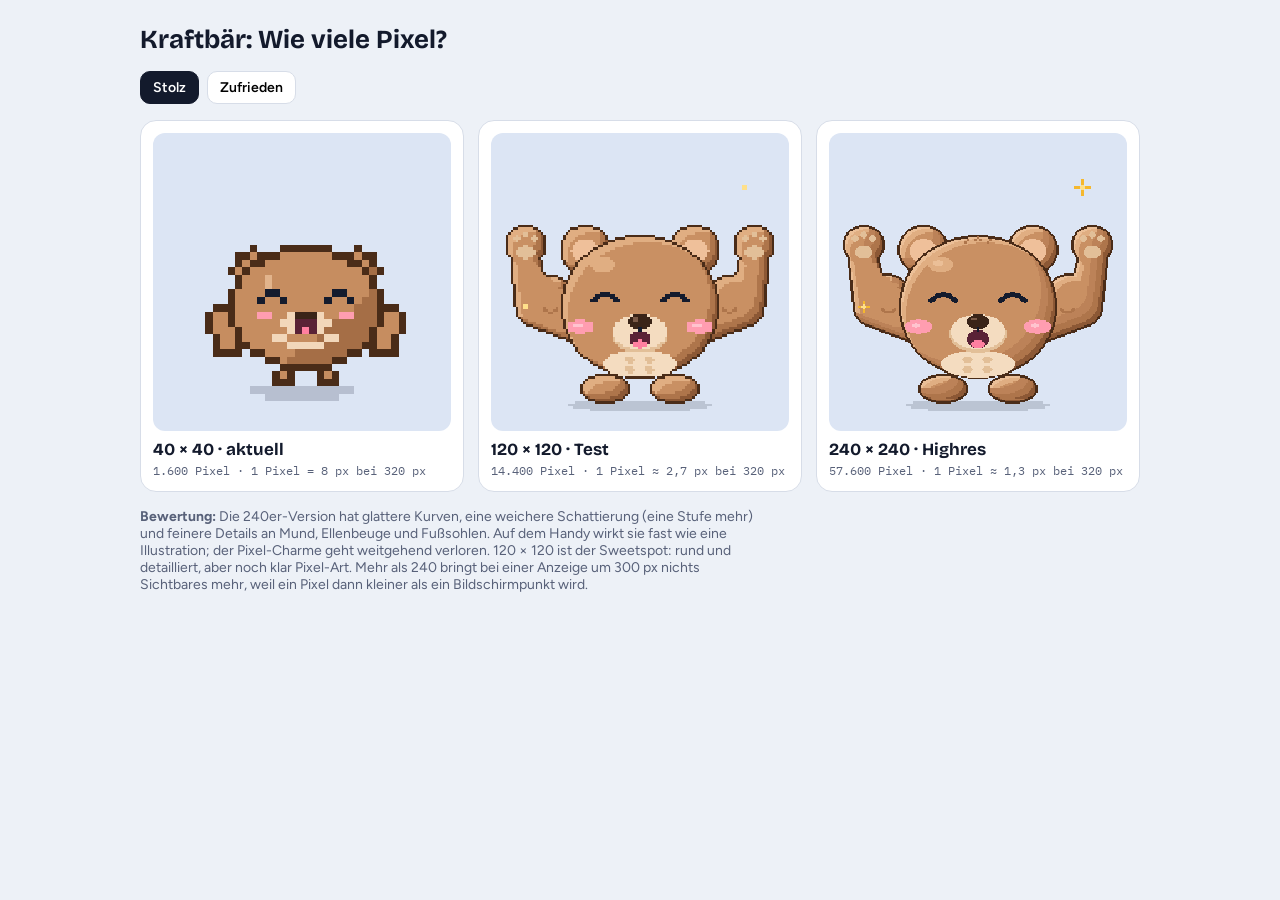
<file: aufloesung-test.html>
<!doctype html><html lang="de"><head><meta charset="utf-8"><meta name="viewport" content="width=device-width, initial-scale=1"><title>Moro Auflösungstest</title>
<link rel="stylesheet" href="https://fonts.googleapis.com/css2?family=Bricolage+Grotesque:opsz,wght@12..96,700&family=Figtree:wght@400;600&family=IBM+Plex+Mono:wght@500&display=swap">
<style>
body{margin:0;padding:24px 16px;background:#EDF1F7;color:#131A2C;font-family:Figtree,system-ui,sans-serif}
.wrap{max-width:1000px;margin:0 auto;display:grid;gap:16px}
h1{font-family:"Bricolage Grotesque",sans-serif;margin:0;font-size:26px}
.cmp{display:grid;grid-template-columns:repeat(3,minmax(0,1fr));gap:14px}
figure{margin:0;background:#fff;border:1px solid #D7DDE8;border-radius:16px;padding:12px;display:grid;gap:8px;align-content:start}
canvas{width:100%;aspect-ratio:1;image-rendering:pixelated;background:#DCE5F4;border-radius:12px}
figcaption b{font-family:"Bricolage Grotesque",sans-serif;font-size:17px;display:block}
.m{font-family:"IBM Plex Mono",monospace;font-size:12px;color:#586179}
p{margin:0;color:#586179;font-size:14px;max-width:70ch}
.ctl{display:flex;gap:8px;flex-wrap:wrap}
.ctl button{font:inherit;font-weight:600;font-size:14px;border:1px solid #D7DDE8;background:#fff;border-radius:10px;padding:7px 12px;cursor:pointer}
.ctl button[aria-pressed="true"]{background:#131A2C;color:#fff;border-color:#131A2C}
@media(max-width:700px){.cmp{grid-template-columns:1fr}}
</style></head><body><div class="wrap">
<h1>Kraftbär: Wie viele Pixel?</h1>
<div class="ctl">
  <button type="button" data-face="happy" aria-pressed="true">Stolz</button>
  <button type="button" data-face="content" aria-pressed="false">Zufrieden</button>
</div>
<div class="cmp">
<figure><canvas id="a" width="40" height="40"></canvas><figcaption><b>40 × 40 · aktuell</b><span class="m">1.600 Pixel · 1 Pixel = 8 px bei 320 px</span></figcaption></figure>
<figure><canvas id="b" width="120" height="120"></canvas><figcaption><b>120 × 120 · Test</b><span class="m">14.400 Pixel · 1 Pixel ≈ 2,7 px bei 320 px</span></figcaption></figure>
<figure><canvas id="c" width="240" height="240"></canvas><figcaption><b>240 × 240 · Highres</b><span class="m">57.600 Pixel · 1 Pixel ≈ 1,3 px bei 320 px</span></figcaption></figure>
</div>
<p><b>Bewertung:</b> Die 240er-Version hat glattere Kurven, eine weichere Schattierung (eine Stufe mehr) und feinere Details an Mund, Ellenbeuge und Fußsohlen. Auf dem Handy wirkt sie fast wie eine Illustration; der Pixel-Charme geht weitgehend verloren. 120 × 120 ist der Sweetspot: rund und detailliert, aber noch klar Pixel-Art. Mehr als 240 bringt bei einer Anzeige um 300 px nichts Sichtbares mehr, weil ein Pixel dann kleiner als ein Bildschirmpunkt wird.</p>
</div>
<script>
/* ---------- Pixel-Zeichnung ---------- */
const PAL = {
  moro: { fill: '#9CC0FF', shade: '#7DA3F0', out: '#2E4590', belly: '#E4EDFF', hi: '#FFFFFF', inner: '#FFB3C7', nose: '#2E4590' },
  aus:  { fill: '#FBF8F6', shade: '#E2DAE0', out: '#6A5870', belly: '#FFFFFF', hi: '#FFFFFF', inner: '#FFB3C7', nose: '#FF7FA0' },
  kra:  { fill: '#C68D60', shade: '#A56E46', out: '#4A2C18', belly: '#F2D7BA', hi: '#E2B48C', inner: '#EDBB93', nose: '#3A2418' },
  bew:  { fill: '#FFB168', shade: '#EC9046', out: '#7A3E12', belly: '#FFF0DF', hi: '#FFD6AE', inner: '#FFB3C7', nose: '#FF7FA0', stripe: '#E27A2C' },
  hyb:  { fill: '#FF9536', shade: '#E8761A', out: '#4A220A', belly: '#FFF7EE', hi: '#FFC48A', inner: '#FFF7EE', nose: '#FF7FA0', stripe: '#24160E' },
};
function mix(a, b, t) {
  const p = h => [1, 3, 5].map(i => parseInt(h.slice(i, i + 2), 16));
  const A = p(a), B = p(b);
  return '#' + A.map((v, i) => Math.round(v + (B[i] - v) * t).toString(16).padStart(2, '0')).join('');
}
const DARK = '#141B2D', RED = '#E5484D', GOLD = '#F5B82E', WHITE = '#FFFFFF', BLUSH = '#FF9DB0';

function drawPet(ctx, L, f) {
  ctx.clearRect(0, 0, 40, 40);
  const P = (x, y, c) => { ctx.fillStyle = c; ctx.fillRect(Math.round(x), Math.round(y), 1, 1); };
  const R = (x, y, w, h, c) => { if (w <= 0 || h <= 0) return; ctx.fillStyle = c; ctx.fillRect(Math.round(x), Math.round(y), w, h); };
  const cx = 20 + (L.face === 'restless' && L.stage > 0 ? [0, 1, 0, -1][f % 4] : 0), ground = 34;
  ctx.fillStyle = 'rgba(19,26,44,.18)';
  ctx.fillRect(cx - 7, ground, 14, 1); ctx.fillRect(cx - 5, ground + 1, 10, 1);

  const shape = (rx, ry, egg) => (x, y) => { const r = (egg && y < 0) ? rx * .8 : rx; return (x * x) / (r * r) + (y * y) / (ry * ry) <= 1.1; };
  const blob = (ox, oy, rx, ry, c, egg, noHi) => {
    const ins = shape(rx, ry, egg);
    for (let y = -ry - 1; y <= ry + 1; y++) for (let x = -rx - 1; x <= rx + 1; x++) {
      if (!ins(x, y)) continue;
      const edge = !ins(x + 1, y) || !ins(x - 1, y) || !ins(x, y + 1) || !ins(x, y - 1);
      let col = edge ? c.out : ((x / rx + y / ry) > .6 ? c.shade : c.fill);
      const hx = -Math.round(rx * .45), hy = -Math.round(ry * .5);
      if (!noHi && !edge && x === hx && (y === hy || y === hy + 1)) col = c.hi;
      P(ox + x, oy + y, col);
    }
    return ins;
  };
  const items = new Set(L.items || []);

  if (L.stage === 0) {
    const rx = 6, ry = 8, cy = ground - ry - 1;
    let wob = 0;
    if (L.face === 'happy' || L.count >= 2) wob = [0, 1, 0, -1][f % 4];
    else if (L.count === 1) wob = f % 10 < 2 ? [1, -1][f % 2] : 0;
    const ex = cx + wob;
    blob(ex, cy, rx, ry, { fill: '#FBF6EA', shade: '#E7DEC9', out: '#8C93A8', hi: '#FFFFFF' }, true);
    [[-2, -3], [2, 1], [-3, 3], [1, -5], [3, 4]].forEach(([x, y]) => P(ex + x, cy + y, '#7FA7FF'));
    if (L.count >= 1) [[-4, 0], [-3, -1], [-2, 0], [-1, -1], [0, 0]].forEach(([x, y]) => P(ex + x, cy + y, '#5D6478'));
    if (L.count >= 2) [[1, -1], [2, 0], [3, -1], [4, 0], [0, 1]].forEach(([x, y]) => P(ex + x, cy + y, '#5D6478'));
    return;
  }

  const st = L.stage;
  const kind = st >= 3 ? (L.line || L.lean || 'aus') : 'moro';
  let c = PAL[kind];
  if (L.face === 'sad') c = Object.fromEntries(Object.entries(c).map(([k, v]) => [k, mix(v, '#9AA0AE', .4)]));
  const size = { 1: [5, 4], 2: [6, 6], 3: [7, 7], 4: [8, 8] }[st];
  const rx = size[0] + (kind === 'kra' ? (st === 4 ? 2 : 1) : kind === 'hyb' && st === 4 ? 1 : 0), ry = size[1];
  const box = (x, y, w, h) => { const a = []; for (let j = 0; j < h; j++) for (let i = 0; i < w; i++) a.push([x + i, y + j]); return a; };
  const mask = (pts, col) => {
    const k = new Set(pts.map(([x, y]) => x + ',' + y)), has = (x, y) => k.has(x + ',' + y);
    pts.forEach(([x, y]) => P(x, y, (!has(x + 1, y) || !has(x - 1, y) || !has(x, y + 1) || !has(x, y - 1)) ? col.out : col.fill));
  };
  const fh = st === 1 ? 1 : 2, fw = st >= 3 ? 3 : 2;
  const up = f % 4 < 2;
  const hop = L.face === 'happy' && up ? -1 : 0;
  const cy = ground - 1 - fh - ry + hop;
  const ins = shape(rx, ry, false);
  const topAt = dx => { let ty = -ry - 1; while (!ins(dx, ty) && ty < 0) ty++; return cy + ty; };

  // Gegenstände am Boden
  if (items.has('hantel') && st >= 2) { const x = cx + rx + 4; R(x, ground - 3, 2, 3, '#3A4256'); R(x + 2, ground - 2, 3, 1, '#9AA3B5'); R(x + 5, ground - 3, 2, 3, '#3A4256'); }
  { // Gefaltetes Handtuch am Boden, die Trinkflasche steht darauf
    const towel = items.has('handtuch'), TW = 12, tx = Math.max(1, 20 - rx - TW - 2);
    let base = ground;
    if (towel) { // ausgebreitetes Badetuch: zwei Streifen an jedem Ende, Fransen an den Kanten
      R(tx, ground - 3, TW, 1, '#5FD3C2'); R(tx, ground - 2, TW, 1, '#2BB3A0'); R(tx, ground - 1, TW, 1, '#17675C');
      [1, 3, TW - 2, TW - 4].forEach(o => R(tx + o, ground - 3, 1, 2, WHITE));
      [-1, TW].forEach(o => { P(tx + o, ground - 3, '#17675C'); P(tx + o, ground - 1, '#17675C'); });
      base = ground - 3;
    }
    if (items.has('flasche')) {
      const x = towel ? tx + Math.floor(TW / 2) - 1 : 20 - rx - 7;
      R(x, base - 5, 3, 5, '#2F5BFF'); R(x + 1, base - 6, 1, 1, '#E8ECF5'); P(x, base - 4, '#9DB4FF');
    }
  }

  // Hinter dem Körper: Schwanz
  if (kind === 'bew' || kind === 'hyb') {
    const s = f % 8 < 4 ? 0 : 1;
    const pts = [[rx - 2, ry - 1], [rx - 1, ry - 2], [rx, ry - 2], [rx + 1, ry - 3], [rx + 2, ry - 4], [rx + 2, ry - 5], [rx + 2, ry - 6], [rx + 1 + s, ry - 7], [rx + s, ry - 8]];
    pts.forEach(([x, y]) => R(cx + x - 1, cy + y - 1, 3, 3, c.out));
    pts.forEach(([x, y], i) => P(cx + x, cy + y, kind === 'hyb' ? (i > 2 && i % 2 ? c.stripe : c.fill) : i >= pts.length - 2 ? c.stripe : c.fill));
  }
  if (kind === 'aus') blob(cx + rx, cy + ry - 2, 2, 2, c, false, true);

  // Ohren: bei Kind als Andeutung der kommenden Tier-Linie
  const earKind = st >= 3 ? kind : st === 2 ? L.lean : null;
  if (earKind === 'aus') {
    const h = st === 2 ? 3 : st === 3 ? 6 : 8;
    [-1, 1].forEach(s => {
      const dx = s * Math.max(2, Math.round(rx * .4));
      const base = topAt(dx) + 1;
      for (let i = 0; i < h; i++) {
        const tilt = st === 4 && s === 1 && i >= h - 3 ? i - (h - 4) : 0;
        const x = cx + dx - 1 + tilt, y = base - i;
        if (i === h - 1) { P(x + 1, y, c.out); continue; }
        P(x, y, c.out); P(x + 2, y, c.out); P(x + 1, y, i >= 1 && i <= h - 3 ? c.inner : c.fill);
      }
    });
  } else if (earKind === 'kra') {
    const r = st === 2 ? 1 : st === 3 ? 2 : 3;
    [-1, 1].forEach(s => {
      const dx = s * (rx - (st === 2 ? 2 : 3));
      const oy = topAt(dx) + (st === 2 ? 0 : 1);
      blob(cx + dx, oy, r, r, c, false, true);
      if (r >= 2) { P(cx + dx, oy, c.inner); P(cx + dx, oy - 1, c.inner); }
      if (r === 3) { P(cx + dx - 1, oy, c.inner); P(cx + dx + 1, oy, c.inner); }
    });
  } else if (earKind === 'hyb') { // kleine runde Tigerohren mit hellem Inneren
    const r = st === 2 ? 1 : st === 3 ? 2 : 3;
    [-1, 1].forEach(s => {
      const dx = s * (rx - 3);
      const oy = topAt(dx);
      blob(cx + dx, oy, r, r, c, false, true);
      if (r >= 2) { P(cx + dx, oy - 1, c.inner); P(cx + dx, oy, c.inner); }
      if (r === 3) { P(cx + dx - 1, oy, c.inner); P(cx + dx + 1, oy, c.inner); P(cx + dx, oy - 2, c.stripe); }
    });
  } else if (earKind === 'bew') {
    const h = st === 2 ? 2 : st === 3 ? 3 : 4;
    [-1, 1].forEach(s => {
      const dx = s * (rx - (st === 2 ? 2 : 3));
      const base = topAt(dx) + 1;
      for (let i = 1; i <= h; i++) {
        const w = Math.round((h - i) * .7), y = base - i;
        for (let x = -w; x <= w; x++) {
          const edge = Math.abs(x) === w;
          P(cx + dx + x, y, edge ? c.out : (Math.abs(x) <= w - 1 && i <= h - 1 ? c.inner : c.fill));
        }
      }
    });
  }

  // Arme / Pfoten
  if (kind === 'kra') {
    // Muskelarme: hängend mit Bizeps, beim Jubeln (Erwachsen auch in Ruhe) im Doppelbizeps
    const big = st === 4;
    const flex = (L.face === 'happy' && up) || (big && L.face === 'content');
    let arm;
    if (flex) arm = big
      ? [...box(-1, -1, 6, 3), ...box(1, -2, 3, 1), ...box(3, -7, 3, 6)]
      : [...box(-1, -1, 5, 2), ...box(1, -2, 2, 1), ...box(2, -5, 3, 4)];
    else arm = big
      ? [...box(-1, 0, 4, 7), ...box(3, 1, 1, 3)]
      : [...box(-1, 0, 3, 5), ...box(2, 1, 1, 2)];
    [-1, 1].forEach(s => mask(arm.map(([u, v]) => [cx + s * (rx + u), cy + v]), c));
  } else if (st >= 2 && L.face === 'happy' && up) {
    [cx - rx - 1, cx + rx].forEach(x => R(x, cy - 2, 2, 2, c.out));
  }

  // Füße
  [cx - 1 - fw, cx + 2].forEach(x0 => {
    const y0 = cy + ry + 1;
    if (items.has('sneaker') && st >= 2) { R(x0, y0, fw, fh, RED); P(x0 + (x0 < cx ? 0 : fw - 1), y0 + fh - 1, WHITE); return; }
    R(x0, y0, fw, fh, c.out);
    if (fw >= 3 && fh >= 2) R(x0 + 1, y0, fw - 2, fh - 1, c.fill);
  });

  // Körper
  blob(cx, cy, rx, ry, c, false);
  if (kind === 'kra') { // Brust-Halbmond und Bauchmuskeln
    const p = cy + 4;
    [[-4, 0], [-3, 0], [3, 0], [4, 0], [-2, 1], [-1, 1], [0, 1], [1, 1], [2, 1]].forEach(([x, y]) => P(cx + x, p + y, c.belly));
    if (st === 4) [[-1, 2], [1, 2], [-1, 3], [1, 3]].forEach(([x, y]) => P(cx + x, p + y, c.shade));
  }
  if (st >= 2 && kind !== 'aus' && kind !== 'kra') {
    const brx = Math.round(rx * .5), bry = 1, by = cy + ry - 2;
    for (let y = -bry; y <= bry; y++) for (let x = -brx; x <= brx; x++) {
      const yy = by - cy + y;
      if ((x * x) / (brx * brx) + (y * y) / (bry * bry) <= 1 && ins(x, yy + 1) && ins(x - 1, yy) && ins(x + 1, yy)) P(cx + x, by + y, c.belly);
    }
  }
  if (kind === 'bew') { const t = cy - ry; [[0, 1], [0, 2], [-2, 2], [2, 2]].forEach(([x, y]) => P(cx + x, t + y, c.stripe)); }
  if (kind === 'hyb') { // Tigerstreifen: Stirn und Flanken
    const t = cy - ry;
    [[0, 1], [0, 2], [0, 3], [-3, 2], [-2, 2], [2, 2], [3, 2]].forEach(([x, y]) => P(cx + x, t + y, c.stripe));
    [1, 3, 5].forEach(dy => {
      if (dy >= ry - 1) return;
      let w = rx; while (w > 0 && !ins(w, dy)) w--;
      const len = dy === 3 ? 3 : 2;
      for (let i = 1; i <= len; i++) { P(cx - w + i, cy + dy, c.stripe); P(cx + w - i, cy + dy, c.stripe); }
    });
  }
  if (st === 2 && L.lean === 'hyb') { const t = cy - ry; [[0, 1], [0, 2], [-2, 2], [2, 2]].forEach(([x, y]) => P(cx + x, t + y, c.out)); }
  if (st === 1) { // Eierschale auf dem Kopf
    R(cx - 3, cy - ry - 1, 6, 2, '#FBF6EA'); P(cx - 3, cy - ry - 2, '#FBF6EA'); P(cx, cy - ry - 2, '#FBF6EA'); P(cx + 2, cy - ry - 2, '#FBF6EA');
    R(cx - 3, cy - ry + 1, 6, 1, '#8C93A8');
  }
  if (items.has('stirnband')) {
    const by = cy - ry + 2;
    for (let x = -rx; x <= rx; x++) if (ins(x, by - cy) && ins(x - 1, by - cy) && ins(x + 1, by - cy)) P(cx + x, by, RED);
    let w = rx; while (!ins(w, by - cy)) w--;
    P(cx + w + 1, by + 1, RED); P(cx + w + 2, by + 2, RED);
  }

  // Gesicht
  const ex = Math.max(2, Math.round(rx * .42));
  const eh = st >= 3 ? 3 : 2;
  const ey = cy - (st >= 3 ? 2 : 1);
  const my = ey + eh + 1;
  const face = L.face, blink = f % 28 === 0;
  const eyes = [cx - ex - 1, cx + ex];
  if (kind === 'kra' || kind === 'hyb') for (let y = -1; y <= 1; y++) for (let x = -3; x <= 3; x++) if (x * x / 9 + y * y / 2.2 <= 1) P(cx + x, my + y, c.belly);
  eyes.forEach((x, i) => {
    if (face === 'happy') { P(x - 1, ey + 1, DARK); P(x, ey, DARK); P(x + 1, ey, DARK); P(x + 2, ey + 1, DARK); }
    else if (face === 'sleep') { const b = ey + eh - 1; P(x - 1, b - 1, DARK); P(x, b, DARK); P(x + 1, b, DARK); P(x + 2, b - 1, DARK); }
    else if (blink) R(x, ey + eh - 1, 2, 1, DARK);
    else {
      R(x, ey, 2, eh, DARK); P(x, ey, WHITE);
      if (eh === 3) P(x + 1, ey + 2, '#6B7BA8');
      if (face === 'sad') { const l = i === 0; P(l ? x : x + 1, ey - 1, DARK); P(l ? x + 1 : x, ey - 2, DARK); }
    }
  });
  if (face === 'happy' || face === 'content') { R(cx - ex - 2, ey + eh, 2, 1, BLUSH); R(cx + ex + 1, ey + eh, 2, 1, BLUSH); }
  if (kind === 'kra') R(cx - 1, my - 1, 3, 1, c.nose);
  else if (kind !== 'moro') P(cx, my - 1, c.nose);
  if (face === 'happy') { R(cx - 1, my, 3, 2, '#5A2236'); P(cx, my + 1, '#FF7FA0'); }
  else if (face === 'sad') { P(cx - 1, my + 1, DARK); P(cx, my, DARK); P(cx + 1, my + 1, DARK); }
  else if (face === 'sleep') P(cx, my, DARK);
  else if (face === 'restless') R(cx - 1, my, 3, 1, DARK);
  else if (kind === 'aus' || kind === 'bew' || kind === 'hyb') { P(cx - 2, my, DARK); P(cx - 1, my + 1, DARK); P(cx, my, DARK); P(cx + 1, my + 1, DARK); P(cx + 2, my, DARK); }
  else if (face === 'content' || kind === 'kra') { P(cx - 1, my, DARK); P(cx, my + 1, DARK); P(cx + 1, my, DARK); }
  else P(cx, my, DARK);
  if (kind === 'bew') { R(cx - rx - 2, my - 1, 2, 1, c.out); R(cx - rx - 2, my + 1, 2, 1, c.out); R(cx + rx + 1, my - 1, 2, 1, c.out); R(cx + rx + 1, my + 1, 2, 1, c.out); }
  if (items.has('medaille') && st >= 3) { const y = cy + ry - 2; P(cx - 2, y - 1, '#2F5BFF'); P(cx + 2, y - 1, '#2F5BFF'); R(cx - 1, y, 3, 2, GOLD); P(cx, y, '#FFE08A'); }
  if (face === 'sad') { P(eyes[0], ey + eh, '#7FC4FF'); P(eyes[0], ey + eh + 1, '#7FC4FF'); }
  if (face === 'sleep') {
    const zz = (x, y) => [[0,0],[1,0],[2,0],[1,1],[0,2],[1,2],[2,2]].forEach(([a, b]) => P(x + a, y + b, '#7C97FF'));
    const o = f % 12;
    zz(cx + rx + 1, cy - ry - 1 - Math.floor(o / 3));
    if (o > 5) zz(cx + rx + 5, cy - ry - 5 - Math.floor((o - 6) / 3));
  }
}



// Bär in beliebiger Auflösung N; alle Maße in 120er-Einheiten, k skaliert
function drawBear(ctx, N, face, f) {
  const k = N / 120;
  ctx.clearRect(0, 0, N, N);
  const C = { fill: '#C99063', mid: '#BC8258', shade: '#AE754B', deep: '#8C5835', out: '#4A2C18', hi: '#E0AE82', hi2: '#EBBF97', belly: '#F4DCC0', bellyS: '#E2BF98', inner: '#EFC09A', nose: '#3A2418', pink: '#FF9DB0', pinkL: '#FFC4CF' };
  const P = (x, y, c) => { ctx.fillStyle = c; ctx.fillRect(x, y, 1, 1); };
  const mk = () => new Uint8Array(N * N);
  const has = (m, x, y) => x >= 0 && y >= 0 && x < N && y < N && m[y * N + x];
  const ell = (m, ox, oy, rx, ry) => {
    ox *= k; oy *= k; rx *= k; ry *= k;
    for (let y = Math.floor(oy - ry); y <= Math.ceil(oy + ry); y++) for (let x = Math.floor(ox - rx); x <= Math.ceil(ox + rx); x++) {
      const dx = (x + .5 - ox) / rx, dy = (y + .5 - oy) / ry;
      if (dx * dx + dy * dy <= 1 && x >= 0 && y >= 0 && x < N && y < N) m[y * N + x] = 1;
    }
  };
  const cap = (m, x1, y1, x2, y2, r1, r2) => {
    const n = Math.ceil(Math.hypot(x2 - x1, y2 - y1) * 2 * k) + 1;
    for (let i = 0; i <= n; i++) { const t = i / n, r = r1 + (r2 - r1) * t; ell(m, x1 + (x2 - x1) * t, y1 + (y2 - y1) * t, r, r); }
  };
  const t = Math.max(1, Math.round(k));
  const paint = (m, p) => {
    for (let y = 0; y < N; y++) for (let x = 0; x < N; x++) {
      if (!has(m, x, y)) continue;
      let edge = false;
      for (let d = 1; d <= t && !edge; d++) edge = !has(m, x + d, y) || !has(m, x - d, y) || !has(m, x, y + d) || !has(m, x, y - d);
      let c;
      const o = v => Math.round(v * k);
      if (edge) c = p.out;
      else if (!has(m, x + o(2), y + o(2))) c = p.deep;
      else if (!has(m, x + o(4), y + o(4))) c = p.shade;
      else if (k >= 2 && !has(m, x + o(6.5), y + o(6.5))) c = p.mid;
      else if (k >= 2 && !has(m, x - o(1.6), y - o(1.6))) c = p.hi2;
      else if (!has(m, x - o(3), y - o(3))) c = p.hi;
      else c = p.fill;
      P(x, y, c);
    }
  };
  const fill = (m, col) => { for (let i = 0; i < N * N; i++) if (m[i]) P(i % N, (i / N) | 0, col); };
  const spot = (ox, oy, rx, ry, col) => { const m = mk(); ell(m, ox, oy, rx, ry); fill(m, col); };
  const line = (pts, r, col) => { const m = mk(); for (let i = 1; i < pts.length; i++) cap(m, pts[i - 1][0], pts[i - 1][1], pts[i][0], pts[i][1], r, r); if (pts.length === 1) ell(m, pts[0][0], pts[0][1], r, r); fill(m, col); };
  const lw = Math.max(.5, .55);   // Linienstärke feiner Details in 120er-Einheiten
  const cx = 60;
  const proud = face === 'happy';
  const up = proud && f % 4 < 2;
  const hop = up ? -4 : 0, pump = up ? -4 : 0, flexR = up ? 1.2 : 0;

  ctx.fillStyle = 'rgba(19,26,44,.16)';
  [52, 58, 54, 40].forEach((w0, y) => { const w = (up ? w0 * .8 : w0) * k; ctx.fillRect(Math.round(cx * k - w / 2), Math.round((108 + y) * k), Math.round(w), Math.ceil(k)); });

  ctx.save(); ctx.translate(0, Math.round(hop * k));

  [-1, 1].forEach(s => { const m = mk(); ell(m, cx + s * 14, 103, 10, 6); paint(m, C); });
  if (k >= 2) [-1, 1].forEach(s => line([[cx + s * 14 - 4, 107.4], [cx + s * 14 + 4, 107.4]], .35, C.shade));

  [-1, 1].forEach(s => {
    const m = mk();
    cap(m, cx + s * 26, 76, cx + s * 42, 71 + pump * .4, 8.5, 7.5);
    ell(m, cx + s * 37, 64 + pump * .4, 9 + flexR, 7.5 + flexR);
    cap(m, cx + s * 43, 70 + pump * .4, cx + s * 46, 52 + pump, 7.5, 6.5);
    ell(m, cx + s * 46, 45 + pump, 8.5, 8);
    paint(m, C);
    line([[cx + s * 33.5, 71 + pump * .4], [cx + s * 35, 72.2 + pump * .4], [cx + s * 37, 72.2 + pump * .4], [cx + s * 38.5, 71 + pump * .4]], lw, C.shade);
    spot(cx + s * 46, 48 + pump, 3.6, 2.6, C.bellyS);
    [[-3.5, 42.5], [0, 41], [3.5, 42.5]].forEach(([dx, y]) => spot(cx + s * 46 + dx, y + pump, 1.4, 1.4, C.bellyS));
  });

  [-1, 1].forEach(s => { const m = mk(); ell(m, cx + s * 22, 47, 10.5, 10); paint(m, C); spot(cx + s * 22, 47.5, 5.5, 5, C.inner); });

  const body = mk(); ell(body, cx, 70, 32, 29); paint(body, C);
  spot(45, 53, 5, 3, C.hi);
  if (k >= 2) spot(44, 52.4, 2.2, 1.2, C.hi2);
  [[-5, 44], [-4, 43], [-1, 43], [0, 42], [1, 43], [4, 44], [5, 43]].forEach(([x, y]) => line([[cx + x, y]], .6, C.shade));

  spot(cx, 93, 15, 5.5, C.belly);
  [[-6, 90], [2, 90], [-6, 94], [2, 94]].forEach(([x, y]) => spot(cx + x + 1.75, y + 1.25, 2, 1.45, C.bellyS));

  spot(cx, 81, 11.5, 7.5, C.bellyS);
  spot(cx, 80, 11, 7, C.belly);

  [-1, 1].forEach(s => {
    const ex = cx + s * 14;
    if (proud) line([[ex - 5, 67.6], [ex - 2.5, 65.6], [ex, 65], [ex + 2.5, 65.6], [ex + 5, 67.6]], .95, '#141B2D');
    else {
      spot(ex, 67, 4.6, 5.6, '#141B2D');
      spot(ex - 1.4, 64.8, 1.9, 1.9, '#FFFFFF');
      spot(ex + 1.7, 70, .75, .75, '#FFFFFF');
    }
  });

  [-1, 1].forEach(s => {
    spot(cx + s * 24, 78, proud ? 5.5 : 4.5, proud ? 2.8 : 2.3, C.pink);
    spot(cx + s * 24 - 1, 77.5, 1.5, .8, C.pinkL);
  });

  spot(cx, 76, 4.6, 3, C.nose);
  spot(cx - 1.6, 75, 1.4, .7, '#7A5A48');
  if (proud) {
    spot(cx, 83, 4.5, 3.6, '#5A2236');
    spot(cx, 85, 2.8, 1.6, '#FF7FA0');
    line([[cx, 78.6], [cx, 79.6]], lw, '#141B2D');
  } else {
    line([[cx, 78.6], [cx, 80.6]], lw, '#141B2D');
    line([[cx - 4.2, 80.8], [cx - 3, 82], [cx - 1.4, 82], [cx, 80.8], [cx + 1.4, 82], [cx + 3, 82], [cx + 4.2, 80.8]], lw, '#141B2D');
  }
  ctx.restore();

  if (proud) {
    const star = (x, y, big) => { const a = big ? 3.2 : 2.2; line([[x - a, y], [x + a, y]], .5, '#F5B82E'); line([[x, y - a], [x, y + a]], .5, '#F5B82E'); spot(x, y, .8, .8, '#FFE08A'); };
    const q = f % 8;
    if (q < 4) { star(16, 28, q % 2 === 0); star(104, 66, q % 2 === 1); }
    else { star(102, 22, q % 2 === 0); star(14, 70, q % 2 === 1); }
  }
}

let face = 'happy', f = 0;
const a = document.getElementById('a').getContext('2d'), b = document.getElementById('b').getContext('2d'), c = document.getElementById('c').getContext('2d');
const look40 = () => ({ stage: 4, line: 'kra', lean: 'kra', face, norm: { aus: .5, kra: .5, bew: .5 }, items: [], count: 3 });
function tick() { drawPet(a, look40(), f); drawBear(b, 120, face, f); drawBear(c, 240, face, f); f++; }
document.querySelectorAll('.ctl button').forEach(btn => btn.addEventListener('click', () => {
  face = btn.dataset.face;
  document.querySelectorAll('.ctl button').forEach(x => x.setAttribute('aria-pressed', String(x === btn)));
  tick();
}));
tick(); window.__timer = setInterval(tick, 170);
</script></body></html>
</file>
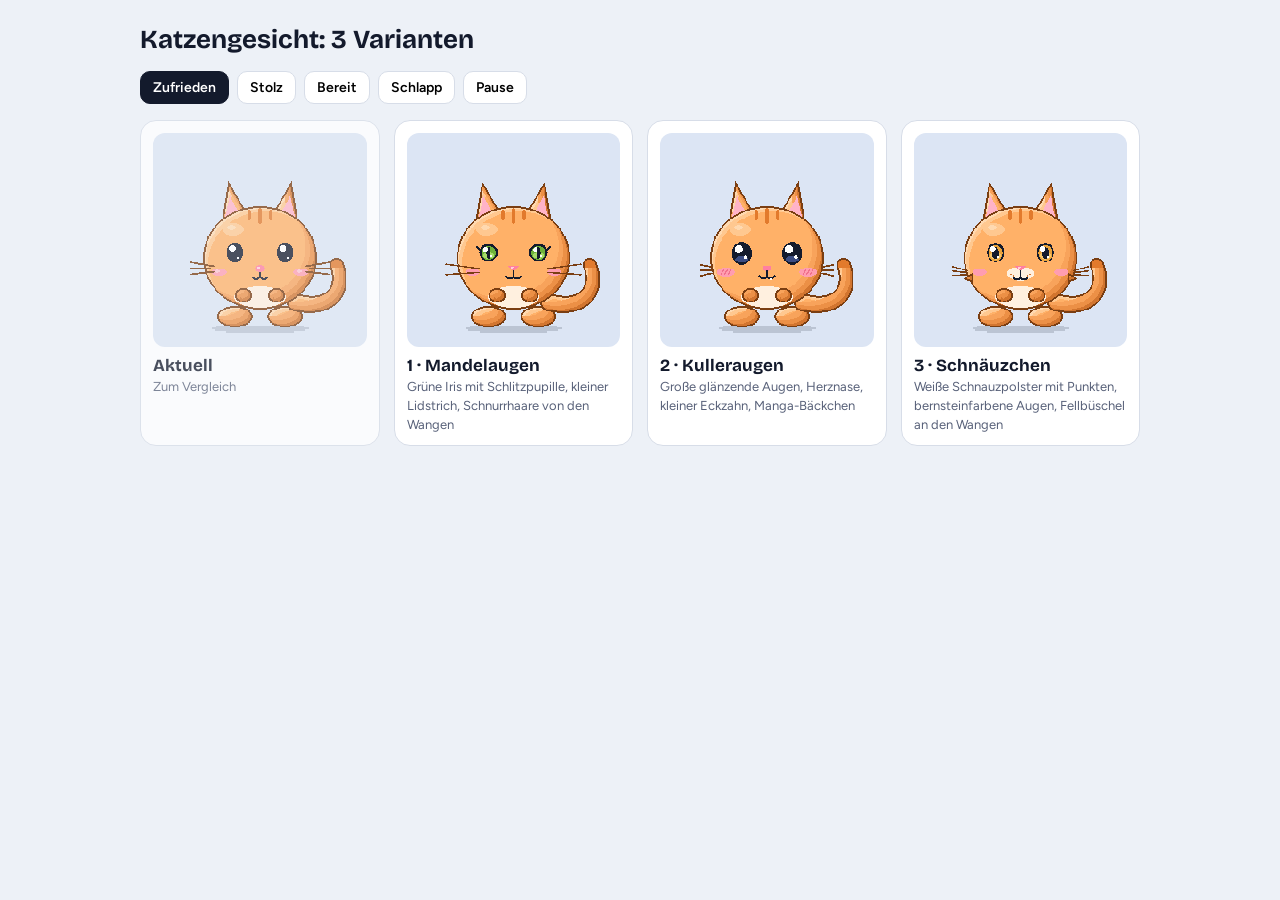
<file: katzen-gesicht.html>
<!doctype html><html lang="de"><head><meta charset="utf-8"><meta name="viewport" content="width=device-width, initial-scale=1"><title>Moro Katzengesichter</title>
<link rel="stylesheet" href="https://fonts.googleapis.com/css2?family=Bricolage+Grotesque:opsz,wght@12..96,700&family=Figtree:wght@400;600&display=swap">
<style>
body{margin:0;padding:24px 16px;background:#EDF1F7;color:#131A2C;font-family:Figtree,system-ui,sans-serif}
.wrap{max-width:1000px;margin:0 auto;display:grid;gap:16px}
h1{font-family:"Bricolage Grotesque",sans-serif;margin:0;font-size:26px}
.ctl{display:flex;gap:8px;flex-wrap:wrap}
.ctl button{font:inherit;font-weight:600;font-size:14px;border:1px solid #D7DDE8;background:#fff;border-radius:10px;padding:7px 12px;cursor:pointer}
.ctl button[aria-pressed="true"]{background:#131A2C;color:#fff;border-color:#131A2C}
.cmp{display:grid;grid-template-columns:repeat(4,minmax(0,1fr));gap:14px}
figure{margin:0;background:#fff;border:1px solid #D7DDE8;border-radius:16px;padding:12px;display:grid;gap:8px;align-content:start}
figure.now{opacity:.75}
canvas{width:100%;aspect-ratio:1;image-rendering:pixelated;background:#DCE5F4;border-radius:12px}
figcaption b{font-family:"Bricolage Grotesque",sans-serif;font-size:17px;display:block}
figcaption span{font-size:13px;color:#586179}
@media(max-width:760px){.cmp{grid-template-columns:repeat(2,minmax(0,1fr))}}
</style></head><body><div class="wrap">
<h1>Katzengesicht: 3 Varianten</h1>
<div class="ctl" id="moods">
  <button type="button" data-f="content" aria-pressed="true">Zufrieden</button>
  <button type="button" data-f="happy" aria-pressed="false">Stolz</button>
  <button type="button" data-f="neutral" aria-pressed="false">Bereit</button>
  <button type="button" data-f="sad" aria-pressed="false">Schlapp</button>
  <button type="button" data-f="sleep" aria-pressed="false">Pause</button>
</div>
<div class="cmp">
  <figure class="now"><canvas data-v="0" width="240" height="240"></canvas><figcaption><b>Aktuell</b><span>Zum Vergleich</span></figcaption></figure>
  <figure><canvas data-v="1" width="240" height="240"></canvas><figcaption><b>1 · Mandelaugen</b><span>Grüne Iris mit Schlitzpupille, kleiner Lidstrich, Schnurrhaare von den Wangen</span></figcaption></figure>
  <figure><canvas data-v="2" width="240" height="240"></canvas><figcaption><b>2 · Kulleraugen</b><span>Große glänzende Augen, Herznase, kleiner Eckzahn, Manga-Bäckchen</span></figcaption></figure>
  <figure><canvas data-v="3" width="240" height="240"></canvas><figcaption><b>3 · Schnäuzchen</b><span>Weiße Schnauzpolster mit Punkten, bernsteinfarbene Augen, Fellbüschel an den Wangen</span></figcaption></figure>
</div>
</div>
<script>
/* ---------- Pixel-Zeichnung ---------- */
const PAL = {
  moro: { fill: '#9CC0FF', shade: '#7DA3F0', out: '#2E4590', belly: '#E4EDFF', hi: '#FFFFFF', inner: '#FFB3C7', nose: '#2E4590' },
  aus:  { fill: '#FBF8F6', shade: '#E2DAE0', out: '#6A5870', belly: '#FFFFFF', hi: '#FFFFFF', inner: '#FFB3C7', nose: '#FF7FA0' },
  kra:  { fill: '#C68D60', shade: '#A56E46', out: '#4A2C18', belly: '#F2D7BA', hi: '#E2B48C', inner: '#EDBB93', nose: '#3A2418' },
  bew:  { fill: '#FFB168', shade: '#EC9046', out: '#7A3E12', belly: '#FFF0DF', hi: '#FFD6AE', inner: '#FFB3C7', nose: '#FF7FA0', stripe: '#E27A2C' },
  hyb:  { fill: '#FF9536', shade: '#E8761A', out: '#4A220A', belly: '#FFF7EE', hi: '#FFC48A', inner: '#FFF7EE', nose: '#FF7FA0', stripe: '#24160E' },
};
function mix(a, b, t) {
  const p = h => [1, 3, 5].map(i => parseInt(h.slice(i, i + 2), 16));
  const A = p(a), B = p(b);
  return '#' + A.map((v, i) => Math.round(v + (B[i] - v) * t).toString(16).padStart(2, '0')).join('');
}
const DARK = '#141B2D', RED = '#E5484D', GOLD = '#F5B82E', WHITE = '#FFFFFF', BLUSH = '#FF9DB0';

function drawPet(ctx, L, f) {
  ctx.clearRect(0, 0, 40, 40);
  const P = (x, y, c) => { ctx.fillStyle = c; ctx.fillRect(Math.round(x), Math.round(y), 1, 1); };
  const R = (x, y, w, h, c) => { if (w <= 0 || h <= 0) return; ctx.fillStyle = c; ctx.fillRect(Math.round(x), Math.round(y), w, h); };
  const cx = 20 + (L.face === 'restless' && L.stage > 0 ? [0, 1, 0, -1][f % 4] : 0), ground = 34;
  ctx.fillStyle = 'rgba(19,26,44,.18)';
  ctx.fillRect(cx - 7, ground, 14, 1); ctx.fillRect(cx - 5, ground + 1, 10, 1);

  const shape = (rx, ry, egg) => (x, y) => { const r = (egg && y < 0) ? rx * .8 : rx; return (x * x) / (r * r) + (y * y) / (ry * ry) <= 1.1; };
  const blob = (ox, oy, rx, ry, c, egg, noHi) => {
    const ins = shape(rx, ry, egg);
    for (let y = -ry - 1; y <= ry + 1; y++) for (let x = -rx - 1; x <= rx + 1; x++) {
      if (!ins(x, y)) continue;
      const edge = !ins(x + 1, y) || !ins(x - 1, y) || !ins(x, y + 1) || !ins(x, y - 1);
      let col = edge ? c.out : ((x / rx + y / ry) > .6 ? c.shade : c.fill);
      const hx = -Math.round(rx * .45), hy = -Math.round(ry * .5);
      if (!noHi && !edge && x === hx && (y === hy || y === hy + 1)) col = c.hi;
      P(ox + x, oy + y, col);
    }
    return ins;
  };
  const items = new Set(L.items || []);

  if (L.stage === 0) {
    const rx = 6, ry = 8, cy = ground - ry - 1;
    let wob = 0;
    if (L.face === 'happy' || L.count >= 2) wob = [0, 1, 0, -1][f % 4];
    else if (L.count === 1) wob = f % 10 < 2 ? [1, -1][f % 2] : 0;
    const ex = cx + wob;
    blob(ex, cy, rx, ry, { fill: '#FBF6EA', shade: '#E7DEC9', out: '#8C93A8', hi: '#FFFFFF' }, true);
    [[-2, -3], [2, 1], [-3, 3], [1, -5], [3, 4]].forEach(([x, y]) => P(ex + x, cy + y, '#7FA7FF'));
    if (L.count >= 1) [[-4, 0], [-3, -1], [-2, 0], [-1, -1], [0, 0]].forEach(([x, y]) => P(ex + x, cy + y, '#5D6478'));
    if (L.count >= 2) [[1, -1], [2, 0], [3, -1], [4, 0], [0, 1]].forEach(([x, y]) => P(ex + x, cy + y, '#5D6478'));
    return;
  }

  const st = L.stage;
  const kind = st >= 3 ? (L.line || L.lean || 'aus') : 'moro';
  let c = PAL[kind];
  if (L.face === 'sad') c = Object.fromEntries(Object.entries(c).map(([k, v]) => [k, mix(v, '#9AA0AE', .4)]));
  if (st === 4 && (L.master || 0) >= 5) c = Object.assign({}, c, { out: '#9A6A06' }); // Meister 5: goldene Kontur
  const size = { 1: [5, 4], 2: [6, 6], 3: [7, 7], 4: [8, 8] }[st];
  const rx = size[0] + (kind === 'kra' ? (st === 4 ? 2 : 1) : kind === 'hyb' && st === 4 ? 1 : 0), ry = size[1];
  const box = (x, y, w, h) => { const a = []; for (let j = 0; j < h; j++) for (let i = 0; i < w; i++) a.push([x + i, y + j]); return a; };
  const mask = (pts, col) => {
    const k = new Set(pts.map(([x, y]) => x + ',' + y)), has = (x, y) => k.has(x + ',' + y);
    pts.forEach(([x, y]) => P(x, y, (!has(x + 1, y) || !has(x - 1, y) || !has(x, y + 1) || !has(x, y - 1)) ? col.out : col.fill));
  };
  const fh = st === 1 ? 1 : 2, fw = st >= 3 ? 3 : 2;
  const up = f % 4 < 2;
  const hop = L.face === 'happy' && up ? -1 : 0;
  const cy = ground - 1 - fh - ry + hop;
  const ins = shape(rx, ry, false);
  const topAt = dx => { let ty = -ry - 1; while (!ins(dx, ty) && ty < 0) ty++; return cy + ty; };

  // Gegenstände am Boden
  if (items.has('hantel') && st >= 2) { const x = cx + rx + 4; R(x, ground - 3, 2, 3, '#3A4256'); R(x + 2, ground - 2, 3, 1, '#9AA3B5'); R(x + 5, ground - 3, 2, 3, '#3A4256'); }
  { // Gefaltetes Handtuch am Boden, die Trinkflasche steht darauf
    const towel = items.has('handtuch'), TW = 12, tx = Math.max(1, 20 - rx - TW - 2);
    let base = ground;
    if (towel) { // ausgebreitetes Badetuch: zwei Streifen an jedem Ende, Fransen an den Kanten
      R(tx, ground - 3, TW, 1, '#5FD3C2'); R(tx, ground - 2, TW, 1, '#2BB3A0'); R(tx, ground - 1, TW, 1, '#17675C');
      [1, 3, TW - 2, TW - 4].forEach(o => R(tx + o, ground - 3, 1, 2, WHITE));
      [-1, TW].forEach(o => { P(tx + o, ground - 3, '#17675C'); P(tx + o, ground - 1, '#17675C'); });
      base = ground - 3;
    }
    if (items.has('flasche')) {
      const x = towel ? tx + Math.floor(TW / 2) - 1 : 20 - rx - 7;
      R(x, base - 5, 3, 5, '#2F5BFF'); R(x + 1, base - 6, 1, 1, '#E8ECF5'); P(x, base - 4, '#9DB4FF');
    }
  }

  // Hinter dem Körper: Schwanz
  if (kind === 'bew' || kind === 'hyb') {
    const s = f % 8 < 4 ? 0 : 1;
    const pts = [[rx - 2, ry - 1], [rx - 1, ry - 2], [rx, ry - 2], [rx + 1, ry - 3], [rx + 2, ry - 4], [rx + 2, ry - 5], [rx + 2, ry - 6], [rx + 1 + s, ry - 7], [rx + s, ry - 8]];
    pts.forEach(([x, y]) => R(cx + x - 1, cy + y - 1, 3, 3, c.out));
    pts.forEach(([x, y], i) => P(cx + x, cy + y, kind === 'hyb' ? (i > 2 && i % 2 ? c.stripe : c.fill) : i >= pts.length - 2 ? c.stripe : c.fill));
  }
  if (kind === 'aus') blob(cx + rx, cy + ry - 2, 2, 2, c, false, true);

  // Ohren: bei Kind als Andeutung der kommenden Tier-Linie
  const earKind = st >= 3 ? kind : st === 2 ? L.lean : null;
  if (earKind === 'aus') {
    const h = st === 2 ? 3 : st === 3 ? 6 : 8;
    [-1, 1].forEach(s => {
      const dx = s * Math.max(2, Math.round(rx * .4));
      const base = topAt(dx) + 1;
      for (let i = 0; i < h; i++) {
        const tilt = st === 4 && s === 1 && i >= h - 3 ? i - (h - 4) : 0;
        const x = cx + dx - 1 + tilt, y = base - i;
        if (i === h - 1) { P(x + 1, y, c.out); continue; }
        P(x, y, c.out); P(x + 2, y, c.out); P(x + 1, y, i >= 1 && i <= h - 3 ? c.inner : c.fill);
      }
    });
  } else if (earKind === 'kra') {
    const r = st === 2 ? 1 : st === 3 ? 2 : 3;
    [-1, 1].forEach(s => {
      const dx = s * (rx - (st === 2 ? 2 : 3));
      const oy = topAt(dx) + (st === 2 ? 0 : 1);
      blob(cx + dx, oy, r, r, c, false, true);
      if (r >= 2) { P(cx + dx, oy, c.inner); P(cx + dx, oy - 1, c.inner); }
      if (r === 3) { P(cx + dx - 1, oy, c.inner); P(cx + dx + 1, oy, c.inner); }
    });
  } else if (earKind === 'hyb') { // kleine runde Tigerohren mit hellem Inneren
    const r = st === 2 ? 1 : st === 3 ? 2 : 3;
    [-1, 1].forEach(s => {
      const dx = s * (rx - 3);
      const oy = topAt(dx);
      blob(cx + dx, oy, r, r, c, false, true);
      if (r >= 2) { P(cx + dx, oy - 1, c.inner); P(cx + dx, oy, c.inner); }
      if (r === 3) { P(cx + dx - 1, oy, c.inner); P(cx + dx + 1, oy, c.inner); P(cx + dx, oy - 2, c.stripe); }
    });
  } else if (earKind === 'bew') {
    const h = st === 2 ? 2 : st === 3 ? 3 : 4;
    [-1, 1].forEach(s => {
      const dx = s * (rx - (st === 2 ? 2 : 3));
      const base = topAt(dx) + 1;
      for (let i = 1; i <= h; i++) {
        const w = Math.round((h - i) * .7), y = base - i;
        for (let x = -w; x <= w; x++) {
          const edge = Math.abs(x) === w;
          P(cx + dx + x, y, edge ? c.out : (Math.abs(x) <= w - 1 && i <= h - 1 ? c.inner : c.fill));
        }
      }
    });
  }

  // Arme / Pfoten
  if (kind === 'kra') {
    // Muskelarme: hängend mit Bizeps, beim Jubeln (Erwachsen auch in Ruhe) im Doppelbizeps
    const big = st === 4;
    const flex = (L.face === 'happy' && up) || (big && L.face === 'content');
    let arm;
    if (flex) arm = big
      ? [...box(-1, -1, 6, 3), ...box(1, -2, 3, 1), ...box(3, -7, 3, 6)]
      : [...box(-1, -1, 5, 2), ...box(1, -2, 2, 1), ...box(2, -5, 3, 4)];
    else arm = big
      ? [...box(-1, 0, 4, 7), ...box(3, 1, 1, 3)]
      : [...box(-1, 0, 3, 5), ...box(2, 1, 1, 2)];
    [-1, 1].forEach(s => mask(arm.map(([u, v]) => [cx + s * (rx + u), cy + v]), c));
  } else if (st >= 2 && L.face === 'happy' && up) {
    [cx - rx - 1, cx + rx].forEach(x => R(x, cy - 2, 2, 2, c.out));
  }

  // Füße
  [cx - 1 - fw, cx + 2].forEach(x0 => {
    const y0 = cy + ry + 1;
    if (items.has('sneaker') && st >= 2) { R(x0, y0, fw, fh, RED); P(x0 + (x0 < cx ? 0 : fw - 1), y0 + fh - 1, WHITE); return; }
    R(x0, y0, fw, fh, c.out);
    if (fw >= 3 && fh >= 2) R(x0 + 1, y0, fw - 2, fh - 1, c.fill);
  });

  // Körper
  blob(cx, cy, rx, ry, c, false);
  if (kind === 'kra') { // Brust-Halbmond und Bauchmuskeln
    const p = cy + 4;
    [[-4, 0], [-3, 0], [3, 0], [4, 0], [-2, 1], [-1, 1], [0, 1], [1, 1], [2, 1]].forEach(([x, y]) => P(cx + x, p + y, c.belly));
    if (st === 4) [[-1, 2], [1, 2], [-1, 3], [1, 3]].forEach(([x, y]) => P(cx + x, p + y, c.shade));
  }
  if (st >= 2 && kind !== 'aus' && kind !== 'kra') {
    const brx = Math.round(rx * .5), bry = 1, by = cy + ry - 2;
    for (let y = -bry; y <= bry; y++) for (let x = -brx; x <= brx; x++) {
      const yy = by - cy + y;
      if ((x * x) / (brx * brx) + (y * y) / (bry * bry) <= 1 && ins(x, yy + 1) && ins(x - 1, yy) && ins(x + 1, yy)) P(cx + x, by + y, c.belly);
    }
  }
  if (kind === 'bew') { const t = cy - ry; [[0, 1], [0, 2], [-2, 2], [2, 2]].forEach(([x, y]) => P(cx + x, t + y, c.stripe)); }
  if (kind === 'hyb') { // Tigerstreifen: Stirn und Flanken
    const t = cy - ry;
    [[0, 1], [0, 2], [0, 3], [-3, 2], [-2, 2], [2, 2], [3, 2]].forEach(([x, y]) => P(cx + x, t + y, c.stripe));
    [1, 3, 5].forEach(dy => {
      if (dy >= ry - 1) return;
      let w = rx; while (w > 0 && !ins(w, dy)) w--;
      const len = dy === 3 ? 3 : 2;
      for (let i = 1; i <= len; i++) { P(cx - w + i, cy + dy, c.stripe); P(cx + w - i, cy + dy, c.stripe); }
    });
  }
  if (st === 2 && L.lean === 'hyb') { const t = cy - ry; [[0, 1], [0, 2], [-2, 2], [2, 2]].forEach(([x, y]) => P(cx + x, t + y, c.out)); }
  if (st === 1) { // Eierschale auf dem Kopf
    R(cx - 3, cy - ry - 1, 6, 2, '#FBF6EA'); P(cx - 3, cy - ry - 2, '#FBF6EA'); P(cx, cy - ry - 2, '#FBF6EA'); P(cx + 2, cy - ry - 2, '#FBF6EA');
    R(cx - 3, cy - ry + 1, 6, 1, '#8C93A8');
  }
  if (items.has('stirnband')) {
    const by = cy - ry + 2;
    for (let x = -rx; x <= rx; x++) if (ins(x, by - cy) && ins(x - 1, by - cy) && ins(x + 1, by - cy)) P(cx + x, by, RED);
    let w = rx; while (!ins(w, by - cy)) w--;
    P(cx + w + 1, by + 1, RED); P(cx + w + 2, by + 2, RED);
  }
  // Saisonale Fundstücke (Retro)
  if (items.has('muetze')) {
    const hb = cy - ry + 2;
    for (let y = cy - ry - 1; y <= hb; y++) for (let x = -rx; x <= rx; x++) if (ins(x, y - cy)) P(cx + x, y, y === hb ? '#F4F1EC' : ((x + 40) % 2 ? '#E5484D' : '#C93A40'));
    R(cx - 1, cy - ry - 3, 3, 2, '#F4F1EC');
  }
  if (items.has('sonnenhut')) { R(cx - rx + 1, cy - ry + 1, 2 * rx - 1, 1, '#DDB45A'); R(cx - 3, cy - ry - 2, 7, 3, '#F2CF7A'); R(cx - 3, cy - ry, 7, 1, '#E5484D'); }
  if (items.has('kranz')) [-4, -2, 0, 2, 4].forEach((x, i) => P(cx + x, topAt(x) + 1, ['#FF9DB0', '#FFFFFF', '#FFD25E', '#FFFFFF', '#FF9DB0'][i]));
  if (items.has('blatt')) { const x = cx + Math.round(rx * .45), y = cy - ry + 1; R(x, y, 2, 2, '#D9472B'); P(x + 2, y - 1, '#D9472B'); P(x + 1, y - 1, '#D9472B'); P(x - 1, y + 2, '#5A1608'); }
  if (L.shine) { P(cx - rx - 2, cy - ry + 3, '#7FC4FF'); P(cx + rx + 2, cy - ry + 6, '#7FC4FF'); P(cx - rx - 2, cy - ry + 2, '#CFE8FF'); }
  // Meisterstufen (Retro): Sterne oben, ab Meister 3 goldener Schimmer
  const Mr = st === 4 ? (L.master || 0) : 0;
  if (Mr >= 1) {
    const star = (x, y) => { P(x, y - 2, GOLD); R(x - 2, y - 1, 5, 1, GOLD); R(x - 1, y, 3, 1, GOLD); P(x, y, '#FFE08A'); P(x - 1, y + 1, GOLD); P(x + 1, y + 1, GOLD); };
    const cnt = Mr >= 5 ? 3 : Mr >= 3 ? 2 : 1;
    (cnt === 1 ? [[20, 4]] : cnt === 2 ? [[13, 5], [27, 5]] : [[11, 6], [20, 4], [29, 6]]).forEach(([x, y]) => star(x, y));
  }
  if (Mr >= 3 && f % 6 < 3) { P(cx - rx - 3, cy - 2, '#FFD86B'); P(cx + rx + 3, cy + 2, '#FFD86B'); P(cx + rx - 1, cy - ry - 3, '#FFD86B'); }

  // Gesicht
  const ex = Math.max(2, Math.round(rx * .42));
  const eh = st >= 3 ? 3 : 2;
  const ey = cy - (st >= 3 ? 2 : 1);
  const my = ey + eh + 1;
  const face = L.face, blink = f % 28 === 0;
  const eyes = [cx - ex - 1, cx + ex];
  if (kind === 'kra' || kind === 'hyb') for (let y = -1; y <= 1; y++) for (let x = -3; x <= 3; x++) if (x * x / 9 + y * y / 2.2 <= 1) P(cx + x, my + y, c.belly);
  eyes.forEach((x, i) => {
    if (face === 'happy') { P(x - 1, ey + 1, DARK); P(x, ey, DARK); P(x + 1, ey, DARK); P(x + 2, ey + 1, DARK); }
    else if (face === 'sleep') { const b = ey + eh - 1; P(x - 1, b - 1, DARK); P(x, b, DARK); P(x + 1, b, DARK); P(x + 2, b - 1, DARK); }
    else if (blink) R(x, ey + eh - 1, 2, 1, DARK);
    else {
      R(x, ey, 2, eh, DARK); P(x, ey, WHITE);
      if (eh === 3) P(x + 1, ey + 2, '#6B7BA8');
      if (face === 'sad') { const l = i === 0; P(l ? x : x + 1, ey - 1, DARK); P(l ? x + 1 : x, ey - 2, DARK); }
    }
  });
  if (face === 'happy' || face === 'content') { R(cx - ex - 2, ey + eh, 2, 1, BLUSH); R(cx + ex + 1, ey + eh, 2, 1, BLUSH); }
  if (kind === 'kra') R(cx - 1, my - 1, 3, 1, c.nose);
  else if (kind !== 'moro') P(cx, my - 1, c.nose);
  if (face === 'happy') { R(cx - 1, my, 3, 2, '#5A2236'); P(cx, my + 1, '#FF7FA0'); }
  else if (face === 'sad') { P(cx - 1, my + 1, DARK); P(cx, my, DARK); P(cx + 1, my + 1, DARK); }
  else if (face === 'sleep') P(cx, my, DARK);
  else if (face === 'restless') R(cx - 1, my, 3, 1, DARK);
  else if (kind === 'aus' || kind === 'bew' || kind === 'hyb') { P(cx - 2, my, DARK); P(cx - 1, my + 1, DARK); P(cx, my, DARK); P(cx + 1, my + 1, DARK); P(cx + 2, my, DARK); }
  else if (face === 'content' || kind === 'kra') { P(cx - 1, my, DARK); P(cx, my + 1, DARK); P(cx + 1, my, DARK); }
  else P(cx, my, DARK);
  if (kind === 'bew') { R(cx - rx - 2, my - 1, 2, 1, c.out); R(cx - rx - 2, my + 1, 2, 1, c.out); R(cx + rx + 1, my - 1, 2, 1, c.out); R(cx + rx + 1, my + 1, 2, 1, c.out); }
  if (items.has('medaille') && st >= 3) { // Band von den Seiten bis zur Medaille unten am Bauch
    const y = cy + ry - 3;
    let w = rx; while (w > 0 && !ins(w, 1)) w--;
    [-1, 1].forEach(s => {
      const x0 = cx + s * (w - 1), y0 = cy + 1, x1 = cx + s * 2, y1 = y - 1, n = Math.max(Math.abs(x1 - x0), Math.abs(y1 - y0));
      for (let i = 0; i <= n; i++) P(x0 + (x1 - x0) * i / n, y0 + (y1 - y0) * i / n, '#2F5BFF');
    });
    R(cx - 1, y, 3, 3, GOLD); P(cx, y + 1, '#FFE08A'); P(cx - 1, y + 2, '#B9820C'); P(cx + 1, y + 2, '#B9820C');
  }
  if (face === 'sad') { P(eyes[0], ey + eh, '#7FC4FF'); P(eyes[0], ey + eh + 1, '#7FC4FF'); }
  if (face === 'sleep') {
    const zz = (x, y) => [[0,0],[1,0],[2,0],[1,1],[0,2],[1,2],[2,2]].forEach(([a, b]) => P(x + a, y + b, '#7C97FF'));
    const o = f % 12;
    zz(cx + rx + 1, cy - ry - 1 - Math.floor(o / 3));
    if (o > 5) zz(cx + rx + 5, cy - ry - 5 - Math.floor((o - 6) / 3));
  }
}

/* ---------- Highres-Zeichnung (240 × 240) ---------- */
const HI_N = 240;
const HPAL = {
  moro: { fill: '#9CC0FF', mid: '#8EB4FA', shade: '#7DA3F0', deep: '#6489DC', out: '#2E4590', hi: '#BBD2FF', hi2: '#D3E2FF', belly: '#E4EDFF', bellyS: '#CCDCFA', inner: '#FFB3C7', nose: '#2E4590' },
  aus:  { fill: '#FBF8F6', mid: '#F3EEEF', shade: '#E4DCE2', deep: '#CFC4CD', out: '#6A5870', hi: '#FFFFFF', hi2: '#FFFFFF', belly: '#FFFFFF', bellyS: '#EEE6E9', inner: '#FFB3C7', nose: '#FF7FA0' },
  kra:  { fill: '#C99063', mid: '#BC8258', shade: '#AE754B', deep: '#8C5835', out: '#4A2C18', hi: '#E0AE82', hi2: '#EBBF97', belly: '#F4DCC0', bellyS: '#E2BF98', inner: '#EFC09A', nose: '#3A2418' },
  bew:  { fill: '#FFB168', mid: '#F8A35B', shade: '#EC9046', deep: '#D2752F', out: '#7A3E12', hi: '#FFC890', hi2: '#FFD9B0', belly: '#FFF0DF', bellyS: '#F6DCC0', inner: '#FFB3C7', nose: '#FF7FA0', stripe: '#E27A2C' },
  hyb:  { fill: '#FF9536', mid: '#F6872B', shade: '#E8761A', deep: '#C95F10', out: '#4A220A', hi: '#FFB066', hi2: '#FFC48A', belly: '#FFF7EE', bellyS: '#F3E2CF', inner: '#FFF7EE', nose: '#FF7FA0', stripe: '#24160E' },
};

function drawPetHi(ctx, L, f) {
  const N = HI_N, k = N / 120;
  ctx.clearRect(0, 0, N, N);
  const PX = (x, y, c) => { ctx.fillStyle = c; ctx.fillRect(x, y, 1, 1); };
  const mk = () => new Uint8Array(N * N);
  const has = (m, x, y) => x >= 0 && y >= 0 && x < N && y < N && m[y * N + x] === 1;
  const ell = (m, ox, oy, rx, ry, egg) => {
    ox *= k; oy *= k; rx *= k; ry *= k;
    for (let y = Math.floor(oy - ry); y <= Math.ceil(oy + ry); y++) for (let x = Math.floor(ox - rx - 1); x <= Math.ceil(ox + rx + 1); x++) {
      const r = egg && y + .5 < oy ? rx * .82 : rx;
      const dx = (x + .5 - ox) / r, dy = (y + .5 - oy) / ry;
      if (dx * dx + dy * dy <= 1 && x >= 0 && y >= 0 && x < N && y < N) m[y * N + x] = 1;
    }
  };
  const cap = (m, x1, y1, x2, y2, r1, r2) => {
    const n = Math.ceil(Math.hypot(x2 - x1, y2 - y1) * 2 * k) + 1;
    for (let i = 0; i <= n; i++) { const t = i / n, r = r1 + (r2 - r1) * t; ell(m, x1 + (x2 - x1) * t, y1 + (y2 - y1) * t, r, r); }
  };
  const chain = (m, pts, r0, r1) => {
    let total = 0; for (let i = 1; i < pts.length; i++) total += Math.hypot(pts[i][0] - pts[i - 1][0], pts[i][1] - pts[i - 1][1]);
    let acc = 0;
    for (let i = 1; i < pts.length; i++) {
      const d = Math.hypot(pts[i][0] - pts[i - 1][0], pts[i][1] - pts[i - 1][1]);
      cap(m, pts[i - 1][0], pts[i - 1][1], pts[i][0], pts[i][1], r0 + (r1 - r0) * acc / total, r0 + (r1 - r0) * (acc + d) / total);
      acc += d;
    }
  };
  const tri = (m, a, b, c3) => {
    const P3 = [a, b, c3].map(([x, y]) => [x * k, y * k]);
    const xs = P3.map(p => p[0]), ys = P3.map(p => p[1]);
    const sgn = (p, q, r) => (p[0] - r[0]) * (q[1] - r[1]) - (q[0] - r[0]) * (p[1] - r[1]);
    for (let y = Math.floor(Math.min(...ys)); y <= Math.ceil(Math.max(...ys)); y++) for (let x = Math.floor(Math.min(...xs)); x <= Math.ceil(Math.max(...xs)); x++) {
      const p = [x + .5, y + .5], d1 = sgn(p, P3[0], P3[1]), d2 = sgn(p, P3[1], P3[2]), d3 = sgn(p, P3[2], P3[0]);
      if (!((d1 < 0 || d2 < 0 || d3 < 0) && (d1 > 0 || d2 > 0 || d3 > 0)) && x >= 0 && y >= 0 && x < N && y < N) m[y * N + x] = 1;
    }
  };
  const T = Math.max(1, Math.round(k));
  const isEdge = (m, x, y) => { for (let d = 1; d <= T; d++) if (!has(m, x + d, y) || !has(m, x - d, y) || !has(m, x, y + d) || !has(m, x, y - d)) return true; return false; };
  const o = v => Math.round(v * k);
  const paint = (m, p) => {
    for (let y = 0; y < N; y++) for (let x = 0; x < N; x++) {
      if (!has(m, x, y)) continue;
      let c;
      if (isEdge(m, x, y)) c = p.out;
      else if (!has(m, x + o(2), y + o(2))) c = p.deep;
      else if (!has(m, x + o(4), y + o(4))) c = p.shade;
      else if (!has(m, x + o(6.5), y + o(6.5))) c = p.mid;
      else if (!has(m, x - o(1.6), y - o(1.6))) c = p.hi2;
      else if (!has(m, x - o(3), y - o(3))) c = p.hi;
      else c = p.fill;
      PX(x, y, c);
    }
  };
  const fill = (m, col) => { for (let i = 0; i < N * N; i++) if (m[i]) PX(i % N, (i / N) | 0, col); };
  const spot = (ox, oy, rx, ry, col) => { const m = mk(); ell(m, ox, oy, rx, ry); fill(m, col); };
  const line = (pts, r, col) => { const m = mk(); if (pts.length === 1) ell(m, pts[0][0], pts[0][1], r, r); else chain(m, pts, r, r); fill(m, col); };
  const DK = '#141B2D', lw = .55;
  const items = new Set(L.items || []);
  const face = L.face;
  const up = face === 'happy' && f % 4 < 2;
  const shadow = w0 => {
    ctx.fillStyle = 'rgba(19,26,44,.16)';
    [.9, 1, .93, .7].forEach((s, i) => { const w = w0 * s * (up ? .82 : 1) * k; ctx.fillRect(Math.round(60 * k - w / 2), (108 + i) * k, Math.round(w), k); });
  };

  // Ei
  if (L.stage === 0) {
    const wob = (face === 'happy' || L.count >= 2) ? [0, 2, 0, -2][f % 4] : L.count === 1 && f % 10 < 2 ? [2, -2][f % 2] : 0;
    shadow(34);
    ctx.save(); ctx.translate(wob * k, 0);
    const m = mk(); ell(m, 60, 86, 17, 21, true);
    paint(m, { fill: '#FBF6EA', mid: '#F3ECDC', shade: '#E7DEC9', deep: '#D3C7AC', out: '#8C93A8', hi: '#FFFFFF', hi2: '#FFFFFF' });
    [[53, 79, 3, 2.4], [66, 89, 3.4, 2.6], [55, 97, 2.6, 2], [64, 73, 2, 1.6], [69, 98, 2, 1.5]].forEach(([x, y, a, b]) => spot(x, y, a, b, '#9CC0FF'));
    if (L.count >= 1) line([[45, 87], [49, 84], [52, 88], [56, 84], [60, 88]], .75, '#5D6478');
    if (L.count >= 2) line([[60, 88], [64, 84], [68, 88], [72, 85], [75, 87]], .75, '#5D6478');
    ctx.restore();
    return;
  }

  const st = L.stage, baby = st === 1;
  const kind = st >= 3 ? (L.line || L.lean || 'aus') : 'moro';
  let c = HPAL[kind];
  if (face === 'sad') c = Object.fromEntries(Object.entries(c).map(([a, v]) => [a, mix(v, '#9AA0AE', .4)]));
  if (L.stage === 4 && (L.master || 0) >= 5) c = Object.assign({}, c, { out: mix(c.out, '#C99A1E', .6), deep: mix(c.deep, '#C99A1E', .25) }); // Meister 5: goldene Kontur
  const size = { 1: [22, 18], 2: [26, 23], 3: [29, 26], 4: [32, 29] }[st];
  const rx = size[0] + (kind === 'kra' && st === 3 ? 1 : 0), ry = size[1];
  const footRy = baby ? 4 : 6, footY = baby ? 104.5 : 103;
  const cy = (baby ? 102 : 99) - ry, cx = 60, top = cy - ry, sc = rx / 32;
  const hop = up ? -4 : 0, jit = face === 'restless' ? [0, 2, 0, -2][f % 4] : 0;
  shadow(rx * 1.7);

  // Gegenstände am Boden
  if (items.has('hantel') && st >= 2) {
    const x = Math.min(60 + rx + 6, 100);
    line([[x + 2, 104], [x + 14, 104]], 1, '#9AA3B5');
    [x + 1.5, x + 14.5].forEach(px => { const m = mk(); ell(m, px, 104, 2.8, 5.2); paint(m, { fill: '#4A5268', mid: '#454C62', shade: '#3A4256', deep: '#2E3446', out: '#1C2130', hi: '#6A7390', hi2: '#808AA6' }); });
  }
  {
    const towel = items.has('handtuch'), tw = 28, tx = Math.max(2, 60 - rx - tw - 3);
    let base = 109;
    if (towel) {
      const m = mk(); cap(m, tx + 3, 106, tx + tw - 3, 106, 3, 3);
      paint(m, { fill: '#2BB3A0', mid: '#27A897', shade: '#209585', deep: '#1A7D70', out: '#0F4F47', hi: '#5FD3C2', hi2: '#86E0D3' });
      [4, 6.5, tw - 6.5, tw - 4].forEach(dx => line([[tx + dx, 104], [tx + dx, 107.6]], .6, '#FFFFFF'));
      [[tx - .5, 104.5, tx - 2.4, 105], [tx - .5, 107.5, tx - 2.4, 108], [tx + tw + .5, 104.5, tx + tw + 2.4, 105], [tx + tw + .5, 107.5, tx + tw + 2.4, 108]].forEach(([a, b, d, e]) => line([[a, b], [d, e]], .45, '#0F4F47'));
      base = 103;
    }
    if (items.has('flasche')) {
      const bx = towel ? tx + tw / 2 : 60 - rx - 10;
      const m = mk(); cap(m, bx, base - 4, bx, base - 14, 4, 4);
      paint(m, { fill: '#2F5BFF', mid: '#2A52EA', shade: '#2448D2', deep: '#1C39A8', out: '#122670', hi: '#7D97FF', hi2: '#A9BBFF' });
      spot(bx, base - 9, 3.2, 1.8, '#9DB4FF');
      const cm = mk(); ell(cm, bx, base - 19.5, 2.6, 1.9); paint(cm, { fill: '#E8ECF5', mid: '#E0E5F0', shade: '#CFD6E4', deep: '#B9C2D4', out: '#5B6478', hi: '#FFFFFF', hi2: '#FFFFFF' });
    }
  }

  ctx.save(); ctx.translate(Math.round(jit * k), Math.round(hop * k));

  // Füße
  const sneak = items.has('sneaker') && st >= 2;
  const fp = sneak ? { fill: '#E5484D', mid: '#DC3F44', shade: '#C9373C', deep: '#A82B30', out: '#5A1416', hi: '#F27A7E', hi2: '#F79A9D' } : c;
  [-1, 1].forEach(s => {
    const fx = cx + s * rx * .44, m = mk(); ell(m, fx, footY, rx * .31, footRy); paint(m, fp);
    if (sneak) { line([[fx - rx * .22, footY + footRy - 1.8], [fx + rx * .22, footY + footRy - 1.8]], .7, '#FFFFFF'); spot(fx, footY - 2, 1, 1, '#FFFFFF'); }
  });

  // Schwänze (hinter dem Körper)
  const sway = f % 8 < 4 ? 0 : 2;
  if (kind === 'bew' || kind === 'hyb') {
    // glatte Kurve (kubische Bézierkurve, dicht abgetastet) statt eckiger Segmente
    // Ansatz unten am Rücken (hinter dem Körper), dann flach nach außen und in einem Bogen nach oben
    const B = [[rx - 12, ry - 4], [rx + 9, ry + 1], [rx + 15 + sway * .5, ry - 12], [rx + 9 + sway, ry - 25]].map(([x, y]) => [cx + x, cy + y]);
    const at = t => { const u = 1 - t; return [0, 1].map(i => u * u * u * B[0][i] + 3 * u * u * t * B[1][i] + 3 * u * t * t * B[2][i] + t * t * t * B[3][i]); };
    const pts = Array.from({ length: 41 }, (_, i) => at(i / 40));
    const m = mk(); chain(m, pts, 5, 4); paint(m, c);
    const tip = pts[pts.length - 1];
    if (kind === 'hyb') { // Ringe nur innerhalb des Schwanzes, quer zur Kurve
      [.42, .6, .77].forEach(t => {
        const [x1, y1] = at(t - .02), [x2, y2] = at(t + .02), d = Math.hypot(x2 - x1, y2 - y1), nx = -(y2 - y1) / d, ny = (x2 - x1) / d, [mx, my] = at(t);
        const r = mk(); cap(r, mx - nx * 6, my - ny * 6, mx + nx * 6, my + ny * 6, 1.05, 1.05);
        for (let i = 0; i < N * N; i++) if (r[i] && m[i] && !isEdge(m, i % N, (i / N) | 0)) PX(i % N, (i / N) | 0, c.stripe);
      });
    }
    { const tm = mk(); ell(tm, tip[0], tip[1], 6, 6); for (let i = 0; i < N * N; i++) if (tm[i] && m[i] && !isEdge(m, i % N, (i / N) | 0) && ((i / N) | 0) < (tip[1] + 1.5) * k) PX(i % N, (i / N) | 0, c.stripe); }
  }

  // Ohren (bei Kind als Andeutung der Linie)
  const earKind = st >= 3 ? kind : st === 2 ? L.lean : null;
  const es = st === 2 ? .45 : st === 3 ? .8 : 1;
  if (earKind === 'aus') {
    [-1, 1].forEach(s => {
      const bx = cx + s * rx * .34, by = top + 7, len = 34 * es + (st === 2 ? 3 : 0);
      const bend = st === 4 && s === 1;
      const path = bend ? [[bx, by], [bx + s * 2, by - len * .62], [bx + s * 13, by - len * .62 + 5]] : [[bx, by], [bx + s * 3 * es, by - len]];
      const m = mk(); chain(m, path, 6.4 * es + .6, 5.2 * es + .5); paint(m, c);
      const ip = path.map((p, i) => i === 0 ? [p[0] + (path[1][0] - p[0]) * .22, p[1] + (path[1][1] - p[1]) * .22] : p);
      const im = mk(); chain(im, ip, 2.9 * es + .2, 2.1 * es + .2); fill(im, c.inner);
    });
  } else if (earKind === 'kra') {
    [-1, 1].forEach(s => { const x = cx + s * rx * .69, y = top + 6, m = mk(); ell(m, x, y, 10.5 * es + .5, 10 * es + .5); paint(m, c); spot(x, y + .5, 5.5 * es, 5 * es, c.inner); });
  } else if (earKind === 'hyb') {
    [-1, 1].forEach(s => {
      const x = cx + s * rx * .66, y = top + 5, m = mk(); ell(m, x, y, 9 * es + .5, 8.5 * es + .5); paint(m, c);
      spot(x, y + 1, 4.6 * es, 4.2 * es, c.inner);
      if (st >= 3) spot(x, y - 6.2 * es, 3.4 * es, 1.6 * es, c.stripe);
    });
  } else if (earKind === 'bew') {
    [-1, 1].forEach(s => {
      // äußere Basisecke endet innerhalb der Kopfkontur, damit nichts seitlich absteht
      const x = cx + s * rx * .46, b = top + 10, h = 21 * es + 3, w = 10 * es + 1;
      const edge = rx * Math.sqrt(Math.max(0, 1 - ((b - cy) / ry) ** 2)) - 2.5;
      const outer = cx + s * Math.min(Math.abs(x + s * w - cx), edge);
      const m = mk(); tri(m, [x - s * w, b], [outer, b], [x + s * 3 * es, b - h]); paint(m, c);
      const im = mk(); tri(im, [x - w * .5, b - 1], [x + w * .5, b - 1], [x + s * 2.2 * es, b - h * .66]); fill(im, c.inner);
    });
  }

  // Arme und Pfoten
  const bearFlex = kind === 'kra' && (face === 'happy' || (st === 4 && face === 'content'));
  if (kind === 'kra') {
    const g = st === 4 ? 1 : .8, rr = st === 4 ? 1 : .87, pump = up ? -4 : 0, flexR = up ? 1.2 : 0;
    [-1, 1].forEach(s => {
      const X = v => cx + s * v;
      const m = mk();
      if (bearFlex) {
        cap(m, X(rx - 6), cy + 6, X(rx + 10 * g), cy + 1 + pump * .4, 8.5 * rr, 7.5 * rr);
        ell(m, X(rx + 5 * g), cy - 6 + pump * .4, (9 + flexR) * rr, (7.5 + flexR) * rr);
        cap(m, X(rx + 11 * g), cy + pump * .4, X(rx + 14 * g), cy - 18 * g + pump, 7.5 * rr, 6.5 * rr);
        ell(m, X(rx + 14 * g), cy - 25 * g + pump, 8.5 * rr, 8 * rr);
        paint(m, c);
        line([[X(rx + 1.5 * g), cy + 1 + pump * .4], [X(rx + 3 * g), cy + 2.2 + pump * .4], [X(rx + 5 * g), cy + 2.2 + pump * .4], [X(rx + 6.5 * g), cy + 1 + pump * .4]], lw, c.shade);
        const fy = cy - 25 * g + pump;
        spot(X(rx + 14 * g), fy + 3, 3.6 * rr, 2.6 * rr, c.bellyS);
        [[-3.5, -2.5], [0, -4], [3.5, -2.5]].forEach(([dx, dy]) => spot(X(rx + 14 * g) + dx * rr, fy + dy * rr, 1.4 * rr, 1.4 * rr, c.bellyS));
      } else {
        cap(m, X(rx - 5), cy + 2, X(rx + 4 * g), cy + 17 * g, 8 * rr, 7.5 * rr);
        ell(m, X(rx + 2 * g), cy + 5, 7.5 * rr, 7.5 * rr);
        paint(m, c);
        spot(X(rx + 4 * g), cy + 19 * g, 3 * rr, 2 * rr, c.bellyS);
      }
    });
  } else if (st >= 2 && up) {
    // Jubelarme enden in denselben Pfoten wie vor dem Bauch (gleiche Form, Größe und Zehenlinien)
    const pzA = kind === 'bew' || kind === 'hyb' ? 1.3 : 1;
    [-1, 1].forEach(s => {
      const hx = cx + s * (rx + 3), hy = cy - 12, m = mk();
      cap(m, cx + s * (rx - 6), cy, hx, hy + 2, 3.6 * pzA, 3.2 * pzA); ell(m, hx, hy, 3.8 * pzA, 3.1 * pzA); paint(m, c);
      [-1.1, 1.1].forEach(d => line([[hx + d * pzA, hy - 1.2 * pzA], [hx + d * pzA, hy - 2.4 * pzA]], .35 * pzA, c.deep));
    });
  }

  // Körper
  const body = mk(); ell(body, cx, cy, rx, ry); paint(body, c);
  spot(cx - rx * .47, top + 12 * sc + 1, 5 * sc + 1, 3 * sc + .5, c.hi);
  spot(cx - rx * .5, top + 11 * sc + 1, 2.2 * sc + .3, 1.2 * sc + .2, c.hi2);
  if (kind === 'kra') [[-5, 3], [-4, 2], [-1, 2], [0, 1], [1, 2], [4, 3], [5, 2]].forEach(([x, y]) => line([[cx + x, top + y]], .6, c.shade));

  // Bauch
  if (kind === 'kra') {
    spot(cx, cy + ry - 6, 15 * sc, 5.5, c.belly);
    if (st === 4) [[-6, -9], [2, -9], [-6, -5], [2, -5]].forEach(([x, y]) => spot(cx + x + 1.75, cy + ry + y + 1.25, 2, 1.45, c.bellyS));
  } else if (kind !== 'aus' && st >= 2) spot(cx, cy + ry - 7, rx * .45, 6, c.belly);
  const pz = kind === 'bew' || kind === 'hyb' ? 1.3 : 1; // Katze und Tiger: größere Pfoten
  const bunnyPaws = (dx, py) => [-1, 1].forEach(s => { // kleine Vorderpfoten
    const px = cx + s * (dx + (pz - 1) * 4), m = mk(); ell(m, px, py, 3.8 * pz, 3.1 * pz); paint(m, c);
    [-1.1, 1.1].forEach(d => line([[px + d * pz, py + 1.2 * pz], [px + d * pz, py + 2.4 * pz]], .35 * pz, c.deep));
  });
  const medal = items.has('medaille') && st >= 3;
  const pawKind = kind === 'aus' || kind === 'bew' || kind === 'hyb';
  if (pawKind && !up && !medal) bunnyPaws(8 * sc, cy + ry - 8);

  // Zeichnungen
  if (kind === 'bew') [[-6, 3, 7], [0, 2, 9], [6, 3, 7]].forEach(([x, y0, y1]) => line([[cx + x, top + y0], [cx + x, top + y1]], .9, c.stripe));
  if (kind === 'hyb') {
    line([[cx, top + 3], [cx, top + 12]], 1.1, c.stripe);
    [-1, 1].forEach(s => line([[cx + s * 12, top + 5], [cx + s * 7, top + 8.5], [cx + s * 12, top + 12]], .95, c.stripe));
    [-8, 2, 12].forEach(dy => {
      const ey0 = cy + dy, exx = rx * Math.sqrt(Math.max(0, 1 - (dy / ry) ** 2));
      [-1, 1].forEach(s => line([[cx + s * (exx - .5), ey0], [cx + s * (exx - 9), ey0 + 1.5]], 1.15, c.stripe));
    });
  }
  if (st === 2 && L.lean === 'hyb') { line([[cx, top + 3], [cx, top + 8]], .8, c.out); [-1, 1].forEach(s => line([[cx + s * 7, top + 4], [cx + s * 5, top + 7]], .7, c.out)); }
  if (baby) { // Eierschale
    const m = mk(); ell(m, cx, top + 1, 12.5, 7);
    for (let i = 0; i < N * N; i++) if (m[i] && ((i / N) | 0) > (top + 2.5) * k) m[i] = 0;
    [-9, -3, 3, 9].forEach(x => tri(m, [cx + x - 3, top + 2.4], [cx + x + 3, top + 2.4], [cx + x, top + 5.5]));
    paint(m, { fill: '#FBF6EA', mid: '#F3ECDC', shade: '#E7DEC9', deep: '#D3C7AC', out: '#8C93A8', hi: '#FFFFFF', hi2: '#FFFFFF' });
    spot(cx + 4, top - 2, 1.6, 1.2, '#9CC0FF');
  }
  if (items.has('stirnband')) {
    const b0 = top + ry * .3, b1 = b0 + 5;
    for (let y = Math.floor(b0 * k); y < b1 * k; y++) for (let x = 0; x < N; x++) {
      if (!has(body, x, y) || isEdge(body, x, y)) continue;
      PX(x, y, y < b0 * k + k ? '#F27A7E' : y >= b1 * k - k ? '#B8323A' : '#E5484D');
    }
    const by = (b0 + b1) / 2, ex2 = rx * Math.sqrt(1 - ((by - cy) / ry) ** 2);
    line([[cx + ex2 - 1, by], [cx + ex2 + 6, by + 6]], 1.5, '#E5484D');
    line([[cx + ex2 - 1, by], [cx + ex2 + 2.5, by + 8]], 1.5, '#D63E44');
  }

  // Saisonale Fundstücke (Highres)
  const WHITEP = { fill: '#F6F3EE', mid: '#EEE9E2', shade: '#E0D9CF', deep: '#CBC2B5', out: '#6B6355', hi: '#FFFFFF', hi2: '#FFFFFF' };
  if (items.has('muetze')) {
    const hb = top + ry * .42, half = rx * Math.sqrt(Math.max(0, 1 - ((hb - cy) / ry) ** 2));
    for (let y = 0; y < hb * k; y++) for (let x = 0; x < N; x++) if (has(body, x, y)) PX(x, y, isEdge(body, x, y) ? '#7A1E22' : (Math.floor(x / (2 * k)) % 2 ? '#E5484D' : '#D23D43'));
    const bm = mk(); cap(bm, cx - half + 1.5, hb, cx + half - 1.5, hb, 2.6, 2.6); paint(bm, WHITEP);
    const pm = mk(); ell(pm, cx, top - 3, 5, 5); paint(pm, WHITEP);
  }
  if (items.has('sonnenhut')) {
    const STRAW = { fill: '#F2CF7A', mid: '#EAC56E', shade: '#DDB45A', deep: '#C99D45', out: '#7A5A1E', hi: '#FBE3A6', hi2: '#FFF0C8' };
    const bm = mk(); ell(bm, cx, top + 4, rx * .98, 3.8); paint(bm, STRAW);
    const cm = mk(); ell(cm, cx, top - 1.5, rx * .5, 6.5); for (let i = 0; i < N * N; i++) if (cm[i] && ((i / N) | 0) > (top + 3.5) * k) cm[i] = 0; paint(cm, STRAW);
    line([[cx - rx * .5 + 1, top + 2.2], [cx + rx * .5 - 1, top + 2.2]], 1.2, '#E5484D');
  }
  if (items.has('kranz')) {
    [200, 225, 250, 270, 290, 315, 340].forEach((a, i) => {
      const r = a * Math.PI / 180, fx = cx + Math.cos(r) * rx * .82, fy = cy + Math.sin(r) * ry * .9 + 1;
      spot(fx + 2.2, fy + 1.2, 1.8, 1, '#5BAE5B');
      const col = ['#FF9DB0', '#FFFFFF', '#FFD25E'][i % 3];
      [0, 72, 144, 216, 288].forEach(p => { const q = p * Math.PI / 180; spot(fx + Math.cos(q) * 1.7, fy + Math.sin(q) * 1.7, 1.45, 1.45, col); });
      spot(fx, fy, 1, 1, i % 3 === 2 ? '#F08A24' : '#FFC93C');
    });
  }
  if (items.has('blatt')) {
    const LEAF = { fill: '#D9472B', mid: '#CF3F25', shade: '#B9341D', deep: '#962815', out: '#5A1608', hi: '#F06A4A', hi2: '#F58C70' }; // rotes Ahornblatt, hebt sich auch vom orangen Fell ab
    const bx = cx + rx * .38, by = top + 6, tx = bx + 11, ty = by - 9, mx = (bx + tx) / 2, my = (by + ty) / 2;
    const m = mk(); cap(m, bx, by, mx, my, .9, 4.4); cap(m, mx, my, tx, ty, 4.4, .7); paint(m, LEAF);
    line([[bx, by], [tx - 1, ty + 1]], .35, LEAF.deep);
    line([[bx, by], [bx - 2, by + 2.5]], .45, '#6B2E05');
  }
  if (L.shine) {
    const sp = (x, y, a) => { line([[x - a, y], [x + a, y]], .45, '#7FC4FF'); line([[x, y - a], [x, y + a]], .45, '#7FC4FF'); spot(x, y, .7, .7, '#E3F3FF'); };
    sp(cx - rx - 4, top + 8, 2.6); sp(cx + rx + 3, top + 18, 2); sp(cx - rx + 2, top - 2, 1.6);
  }

  // Gesicht
  const ex = Math.max(10, rx * .44), ey = cy - (baby ? 1 : 3);
  const eRx = baby ? 4.2 : 4.6, eRy = baby ? 5 : 5.6;
  const n = kind === 'moro' ? ey + 6 : ey + 9;
  if (kind === 'kra' || kind === 'hyb') { spot(cx, ey + 14, 11.5 * sc, 7.5, c.bellyS); spot(cx, ey + 13, 11 * sc, 7, c.belly); }
  if (kind === 'hyb') [-1, 1].forEach(s => spot(cx + s * rx * .62, ey + 12, 5.5, 3.2, c.belly));
  const blink = f % 28 === 0;
  const triF = (a, b, d, col) => { const m = mk(); tri(m, a, b, d); fill(m, col); };
  // Katzengesicht-Varianten (L.catFace 1–3) zum Vergleich; 0/leer = bisheriges Gesicht
  const catFace = v => {
    [-1, 1].forEach(s => {
      const x = cx + s * ex;
      if (face === 'happy') { line([[x - 5, ey + 2.6], [x - 2.5, ey + .6], [x, ey], [x + 2.5, ey + .6], [x + 5, ey + 2.6]], .95, DK); return; }
      if (face === 'sleep' || blink) { line([[x - 4.6, ey + 1], [x - 2, ey + 2.8], [x + 2, ey + 2.8], [x + 4.6, ey + 1]], .9, DK); return; }
      if (v === 1) { // Mandelaugen mit grüner Iris und Lidstrich
        spot(x, ey, 5.2, 4.8, DK); spot(x, ey + .3, 4.1, 3.8, '#6FB33A'); spot(x, ey + 1.7, 3.1, 1.7, '#A6DB68');
        spot(x, ey + .2, 1.2, 3.3, DK);
        spot(x - 1.7, ey - 1.6, 1.3, 1.3, '#FFFFFF'); spot(x + 1.6, ey + 2, .6, .6, '#FFFFFF');
        line([[x + s * 4.6, ey - 1.4], [x + s * 6.6, ey - 3]], .55, DK);
      } else if (v === 2) { // große Kulleraugen mit zwei Glanzpunkten
        spot(x, ey + .5, 5.6, 6.4, DK); spot(x, ey + 3.8, 3.8, 1.8, '#3B4C82');
        spot(x - 1.8, ey - 1.8, 2.3, 2.3, '#FFFFFF'); spot(x + 2.1, ey + 2.6, 1.1, 1.1, '#FFFFFF');
      } else { // runde Augen mit bernsteinfarbener Iris
        spot(x, ey, 4.8, 5.4, DK); spot(x, ey + .4, 3.9, 4.5, '#E9A23B'); spot(x, ey + 1.8, 3, 2, '#F6C66C');
        spot(x, ey + .4, 2.1, 3.3, DK);
        spot(x - 1.6, ey - 2, 1.5, 1.5, '#FFFFFF'); spot(x + 1.5, ey + 2.4, .6, .6, '#FFFFFF');
      }
      if (face === 'sad') line([[x + s * 4, ey - 7.5], [x - s * 3.5, ey - 9.5]], .8, DK);
    });
    if (face === 'sad') spot(cx - ex + 2, ey + 8, 1.6, 2.4, '#7FC4FF');
    if (face === 'happy' || face === 'content') [-1, 1].forEach(s => {
      const bx = cx + s * Math.max(ex + 8, rx * .72);
      spot(bx, ey + 11, v === 2 ? 5 : 4, v === 2 ? 2.6 : 2, '#FF9DB0');
      if (v === 2) [-2, 0, 2].forEach(d => line([[bx + d - .8, ey + 12], [bx + d + .8, ey + 10]], .35, '#F0708C'));
    });
    if (v === 3) { [-1, 1].forEach(s => spot(cx + s * 3.2, n + 2.8, 4.3, 3.3, c.belly)); spot(cx, n + 5.6, 2.6, 1.6, c.belly); }
    if (v === 2) { spot(cx - 1.1, n - .4, 1.5, 1.3, c.nose); spot(cx + 1.1, n - .4, 1.5, 1.3, c.nose); triF([cx - 2.5, n - .2], [cx + 2.5, n - .2], [cx, n + 2.2], c.nose); }
    else { triF([cx - 2.8, n - 1.3], [cx + 2.8, n - 1.3], [cx, n + 1.5], c.nose); spot(cx - .9, n - .6, .8, .45, '#FFD0DC'); }
    const m0 = v === 3 ? n + 3.2 : n + 2.6;
    if (face === 'happy') { spot(cx, n + 7.4, 4.2, 3.4, '#5A2236'); spot(cx, n + 9.2, 2.6, 1.5, '#FF7FA0'); line([[cx, n + 1.5], [cx, n + 4]], lw, DK); }
    else if (face === 'sad') line([[cx - 4, n + 6.4], [cx - 2, n + 5], [cx + 2, n + 5], [cx + 4, n + 6.4]], lw, DK);
    else if (face === 'sleep') spot(cx, n + 5.4, 1.3, 1.1, DK);
    else if (face === 'restless') line([[cx - 3.5, n + 5.4], [cx + 3.5, n + 5.4]], .6, DK);
    else {
      line([[cx, n + 1.5], [cx, m0 + 1.6]], lw, DK);
      line([[cx - 4.4, m0 + 1.6], [cx - 3, m0 + 3], [cx - 1.4, m0 + 3], [cx, m0 + 1.8], [cx + 1.4, m0 + 3], [cx + 3, m0 + 3], [cx + 4.4, m0 + 1.6]], lw, DK);
      if (v === 2) triF([cx + 1.4, m0 + 2.9], [cx + 3.2, m0 + 2.9], [cx + 2.3, m0 + 5], '#FFFFFF');
    }
    if (v === 1) [-1, 1].forEach(s => { line([[cx + s * rx * .6, n], [cx + s * (rx + 6), n - 2.4]], .4, c.out); line([[cx + s * rx * .6, n + 2.2], [cx + s * (rx + 6), n + 3.4]], .4, c.out); });
    if (v === 2) [-1, 1].forEach(s => [-1.5, 1.5, 4.5].forEach(dy => line([[cx + s * (rx - 1), n + dy * .6], [cx + s * (rx + 5), n + dy - .5]], .45, c.out)));
    if (v === 3) [-1, 1].forEach(s => {
      [[4.2, 1.8], [5.6, 3.2], [3.8, 4]].forEach(([dx, dy]) => spot(cx + s * dx, n + dy, .45, .45, c.deep));
      [-1, 1.4, 3.8].forEach(dy => line([[cx + s * (rx - 2), n + 1.6 + dy * .5], [cx + s * (rx + 6), n + dy]], .4, c.out));
      const exx = rx * Math.sqrt(1 - ((ey + 14 - cy) / ry) ** 2);
      const fm = mk(); tri(fm, [cx + s * (exx - 3), ey + 11], [cx + s * (exx - 3), ey + 17], [cx + s * (exx + 2.6), ey + 15]);
      paint(fm, c);
    });
  };
  if (kind === 'bew' && L.catFace !== 0) catFace(L.catFace || 2); // Standard: Kulleraugen
  else {
  [-1, 1].forEach(s => {
    const x = cx + s * ex;
    if (face === 'happy') line([[x - 5, ey + 2.6], [x - 2.5, ey + .6], [x, ey], [x + 2.5, ey + .6], [x + 5, ey + 2.6]], .95, DK);
    else if (face === 'sleep' || blink) line([[x - 4.6, ey + 1], [x - 2, ey + 2.8], [x + 2, ey + 2.8], [x + 4.6, ey + 1]], .9, DK);
    else {
      spot(x, ey, eRx, eRy, DK);
      spot(x - 1.4, ey - 2.2, 1.9, 1.9, '#FFFFFF');
      spot(x + 1.7, ey + 3, .75, .75, '#FFFFFF');
      if (face === 'sad') line([[x + s * 4, ey - 7.5], [x - s * 3.5, ey - 9.5]], .8, DK);
    }
  });
  if (face === 'sad') spot(cx - ex + 2, ey + 8, 1.6, 2.4, '#7FC4FF');
  if (face === 'happy' || face === 'content') [-1, 1].forEach(s => {
    const bx = cx + s * Math.max(ex + 8, rx * .72);
    spot(bx, ey + 11, face === 'happy' ? 5.3 : 4.4, face === 'happy' ? 2.7 : 2.2, '#FF9DB0');
    spot(bx - 1, ey + 10.5, 1.5, .8, '#FFC4CF');
  });
  if (kind === 'kra') { spot(cx, n, 4.6, 3, c.nose); spot(cx - 1.6, n - 1, 1.4, .7, '#7A5A48'); }
  else if (kind !== 'moro') { spot(cx, n, 2.8, 1.9, c.nose); spot(cx - .8, n - .6, .8, .5, '#FFD0DC'); }
  const animal = kind !== 'moro';
  if (face === 'happy') {
    const my = animal ? n + 7 : n + 3;
    spot(cx, my, 4.5, 3.6, '#5A2236'); spot(cx, my + 2, 2.8, 1.6, '#FF7FA0');
    if (animal) line([[cx, n + 2.6], [cx, n + 3.6]], lw, DK);
  } else if (face === 'sad') line([[cx - 4, n + 6], [cx - 2, n + 4.6], [cx + 2, n + 4.6], [cx + 4, n + 6]], lw, DK);
  else if (face === 'sleep') spot(cx, animal ? n + 5 : n + 2, 1.3, 1.1, DK);
  else if (face === 'restless') line([[cx - 3.5, animal ? n + 5 : n + 2], [cx + 3.5, animal ? n + 5 : n + 2]], .6, DK);
  else if (animal) {
    line([[cx, n + 2.6], [cx, n + 4.6]], lw, DK);
    line([[cx - 4.2, n + 4.8], [cx - 3, n + 6], [cx - 1.4, n + 6], [cx, n + 4.8], [cx + 1.4, n + 6], [cx + 3, n + 6], [cx + 4.2, n + 4.8]], lw, DK);
  } else line([[cx - 3.5, n], [cx - 1.5, n + 1.6], [cx + 1.5, n + 1.6], [cx + 3.5, n]], .6, DK);
  if (kind === 'bew') [-1, 1].forEach(s => [-2.5, .5, 3.5].forEach((dy, i) => line([[cx + s * rx * .8, n + dy * .5], [cx + s * (rx + 7), n + dy - 1 + i * .4]], .45, c.out)));
  }
  if (items.has('medaille') && st >= 3) { // Band um den Hals von Seite zu Seite, Medaille tief auf dem Bauch
    const y0 = cy + 9, my = cy + ry - 6, e0 = rx * Math.sqrt(1 - ((y0 - cy) / ry) ** 2);
    [-1, 1].forEach(s => {
      const pts = [[cx + s * (e0 - .5), y0], [cx + s * e0 * .72, y0 + (my - y0) * .45], [cx + s * e0 * .38, y0 + (my - y0) * .8], [cx + s * 2.2, my - 4]];
      line(pts, 1.6, '#2F5BFF');
      line(pts.map(([x, y]) => [x, y - .7]), .5, '#7D97FF');
    });
    spot(cx, my, 5.4, 5.4, '#9A6A06'); spot(cx, my, 4.6, 4.6, '#F5B82E'); spot(cx, my, 3, 3, '#E9A912');
    line([[cx, my - 1.8], [cx, my + 1.8]], .45, '#FFE08A'); line([[cx - 1.8, my], [cx + 1.8, my]], .45, '#FFE08A');
    spot(cx - 2, my - 2.4, 1.2, .8, '#FFF1B8');
    if (pawKind && !up) bunnyPaws(7.4, my); // Hase, Katze und Tiger halten die Medaille mit beiden Pfoten
  }
  // Meisterstufen: goldene Sterne über dem Kopf, ab Meister 3 goldener Schimmer
  const M = st === 4 ? (L.master || 0) : 0;
  if (M >= 1) {
    const GOLDP = { fill: '#F5C542', mid: '#EDB935', shade: '#DFA622', deep: '#C08A12', out: '#7A5406', hi: '#FFE38A', hi2: '#FFF1BF' };
    const starAt = (x, y, r) => {
      const m = mk(), pts = [];
      for (let i = 0; i < 10; i++) { const a = -Math.PI / 2 + i * Math.PI / 5, rr = i % 2 ? r * .45 : r; pts.push([x + Math.cos(a) * rr, y + Math.sin(a) * rr]); }
      for (let i = 0; i < 10; i++) tri(m, [x, y], pts[i], pts[(i + 1) % 10]);
      paint(m, GOLDP);
    };
    const bob = f % 8 < 4 ? 0 : -1, count = M >= 5 ? 3 : M >= 3 ? 2 : 1;
    const pos = count === 1 ? [[cx, 12]] : count === 2 ? [[cx - 22, 15], [cx + 22, 15]] : [[cx - 26, 17], [cx, 10], [cx + 26, 17]];
    pos.forEach(([x, y], i) => starAt(x, y + (i % 2 ? -bob : bob), 7));
  }
  if (M >= 3) {
    [[-rx - 5, -ry * .3], [rx + 5, ry * .1], [-rx * .6, -ry - 4], [rx * .7, -ry - 2], [-rx - 3, ry * .5], [rx + 3, -ry * .6]].forEach(([dx, dy], i) => {
      if ((f + i * 3) % 12 >= 6) return;
      const x = cx + dx, y = cy + dy, a = (f + i) % 2 ? 2.4 : 1.6;
      line([[x - a, y], [x + a, y]], .45, '#FFD86B'); line([[x, y - a], [x, y + a]], .45, '#FFD86B'); spot(x, y, .7, .7, '#FFF4C8');
    });
  }
  ctx.restore();

  if (face === 'sleep') {
    const z = (x, y, s) => line([[x, y], [x + 4 * s, y], [x, y + 4 * s], [x + 4 * s, y + 4 * s]], .6 * s + .1, '#7C97FF');
    const q = f % 12;
    z(cx + rx * .7, top - 4 - q / 1.5, 1);
    if (q > 5) z(cx + rx * .7 + 7, top - 12 - (q - 6) / 1.5, .75);
  }
  if (face === 'happy') {
    const star = (x, y, big) => { const a = big ? 3.2 : 2.2; line([[x - a, y], [x + a, y]], .5, '#F5B82E'); line([[x, y - a], [x, y + a]], .5, '#F5B82E'); spot(x, y, .8, .8, '#FFE08A'); };
    const q = f % 8;
    if (q < 4) { star(16, 28, q % 2 === 0); star(104, 66, q % 2 === 1); }
    else { star(102, 22, q % 2 === 0); star(14, 70, q % 2 === 1); }
  }
}


let face = 'content', f = 1;
const cvs = [...document.querySelectorAll('canvas[data-v]')];
function tick() { cvs.forEach(cv => drawPetHi(cv.getContext('2d'), { stage: 4, line: 'bew', lean: 'bew', face, norm: null, items: [], count: 3, catFace: +cv.dataset.v }, f)); f++; }
document.querySelectorAll('#moods button').forEach(b => b.addEventListener('click', () => {
  face = b.dataset.f; document.querySelectorAll('#moods button').forEach(x => x.setAttribute('aria-pressed', String(x === b))); tick();
}));
tick(); window.__t = setInterval(tick, 170);
</script></body></html>
</file>
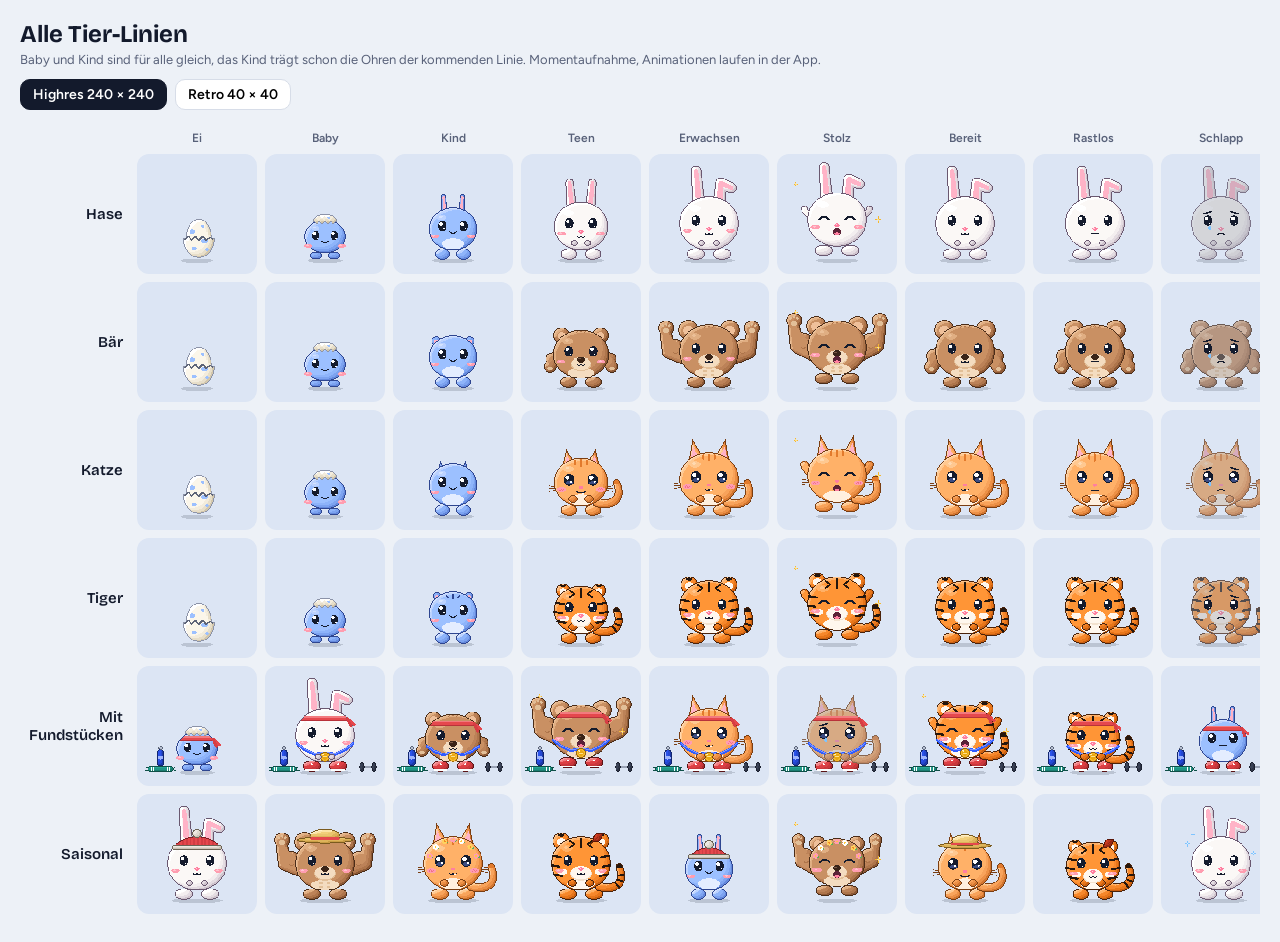
<file: linien-galerie.html>
<!doctype html><html lang="de"><head><meta charset="utf-8"><meta name="viewport" content="width=device-width, initial-scale=1"><title>Moro Linien-Galerie</title>
<link rel="stylesheet" href="https://fonts.googleapis.com/css2?family=Bricolage+Grotesque:opsz,wght@12..96,700&family=Figtree:wght@400;600&display=swap">
<style>
body{margin:0;padding:20px;background:#EDF1F7;color:#131A2C;font-family:Figtree,system-ui,sans-serif}
h1{font-family:"Bricolage Grotesque",sans-serif;margin:0 0 4px;font-size:24px}
p{margin:0 0 12px;color:#586179;font-size:13px}
.ctl{display:flex;gap:8px;margin-bottom:12px}
.ctl button{font:inherit;font-weight:600;font-size:14px;border:1px solid #D7DDE8;background:#fff;border-radius:10px;padding:6px 12px;cursor:pointer}
.ctl button[aria-pressed="true"]{background:#131A2C;color:#fff;border-color:#131A2C}
.scroll{overflow-x:auto}
table{border-collapse:separate;border-spacing:8px}
th{font-size:12px;color:#586179;font-weight:600;text-align:center}
th.row{text-align:right;font-family:"Bricolage Grotesque",sans-serif;font-size:15px;color:#131A2C;padding-right:6px}
td{background:#DCE5F4;border-radius:12px;padding:4px}
canvas{width:112px;height:112px;image-rendering:pixelated;display:block}
</style></head><body>
<h1>Alle Tier-Linien</h1><p>Baby und Kind sind für alle gleich, das Kind trägt schon die Ohren der kommenden Linie. Momentaufnahme, Animationen laufen in der App.</p>
<div class="ctl"><button type="button" data-s="hi" aria-pressed="true">Highres 240 × 240</button><button type="button" data-s="retro" aria-pressed="false">Retro 40 × 40</button></div>
<div class="scroll"><table id="t"></table></div>
<script>
/* ---------- Pixel-Zeichnung ---------- */
const PAL = {
  moro: { fill: '#9CC0FF', shade: '#7DA3F0', out: '#2E4590', belly: '#E4EDFF', hi: '#FFFFFF', inner: '#FFB3C7', nose: '#2E4590' },
  aus:  { fill: '#FBF8F6', shade: '#E2DAE0', out: '#6A5870', belly: '#FFFFFF', hi: '#FFFFFF', inner: '#FFB3C7', nose: '#FF7FA0' },
  kra:  { fill: '#C68D60', shade: '#A56E46', out: '#4A2C18', belly: '#F2D7BA', hi: '#E2B48C', inner: '#EDBB93', nose: '#3A2418' },
  bew:  { fill: '#FFB168', shade: '#EC9046', out: '#7A3E12', belly: '#FFF0DF', hi: '#FFD6AE', inner: '#FFB3C7', nose: '#FF7FA0', stripe: '#E27A2C' },
  hyb:  { fill: '#FF9536', shade: '#E8761A', out: '#4A220A', belly: '#FFF7EE', hi: '#FFC48A', inner: '#FFF7EE', nose: '#FF7FA0', stripe: '#24160E' },
};
function mix(a, b, t) {
  const p = h => [1, 3, 5].map(i => parseInt(h.slice(i, i + 2), 16));
  const A = p(a), B = p(b);
  return '#' + A.map((v, i) => Math.round(v + (B[i] - v) * t).toString(16).padStart(2, '0')).join('');
}
const DARK = '#141B2D', RED = '#E5484D', GOLD = '#F5B82E', WHITE = '#FFFFFF', BLUSH = '#FF9DB0';

function drawPet(ctx, L, f) {
  ctx.clearRect(0, 0, 40, 40);
  const P = (x, y, c) => { ctx.fillStyle = c; ctx.fillRect(Math.round(x), Math.round(y), 1, 1); };
  const R = (x, y, w, h, c) => { if (w <= 0 || h <= 0) return; ctx.fillStyle = c; ctx.fillRect(Math.round(x), Math.round(y), w, h); };
  const cx = 20 + (L.face === 'restless' && L.stage > 0 ? [0, 1, 0, -1][f % 4] : 0), ground = 34;
  ctx.fillStyle = 'rgba(19,26,44,.18)';
  ctx.fillRect(cx - 7, ground, 14, 1); ctx.fillRect(cx - 5, ground + 1, 10, 1);

  const shape = (rx, ry, egg) => (x, y) => { const r = (egg && y < 0) ? rx * .8 : rx; return (x * x) / (r * r) + (y * y) / (ry * ry) <= 1.1; };
  const blob = (ox, oy, rx, ry, c, egg, noHi) => {
    const ins = shape(rx, ry, egg);
    for (let y = -ry - 1; y <= ry + 1; y++) for (let x = -rx - 1; x <= rx + 1; x++) {
      if (!ins(x, y)) continue;
      const edge = !ins(x + 1, y) || !ins(x - 1, y) || !ins(x, y + 1) || !ins(x, y - 1);
      let col = edge ? c.out : ((x / rx + y / ry) > .6 ? c.shade : c.fill);
      const hx = -Math.round(rx * .45), hy = -Math.round(ry * .5);
      if (!noHi && !edge && x === hx && (y === hy || y === hy + 1)) col = c.hi;
      P(ox + x, oy + y, col);
    }
    return ins;
  };
  const items = new Set(L.items || []);

  if (L.stage === 0) {
    const rx = 6, ry = 8, cy = ground - ry - 1;
    let wob = 0;
    if (L.face === 'happy' || L.count >= 2) wob = [0, 1, 0, -1][f % 4];
    else if (L.count === 1) wob = f % 10 < 2 ? [1, -1][f % 2] : 0;
    const ex = cx + wob;
    blob(ex, cy, rx, ry, { fill: '#FBF6EA', shade: '#E7DEC9', out: '#8C93A8', hi: '#FFFFFF' }, true);
    [[-2, -3], [2, 1], [-3, 3], [1, -5], [3, 4]].forEach(([x, y]) => P(ex + x, cy + y, '#7FA7FF'));
    if (L.count >= 1) [[-4, 0], [-3, -1], [-2, 0], [-1, -1], [0, 0]].forEach(([x, y]) => P(ex + x, cy + y, '#5D6478'));
    if (L.count >= 2) [[1, -1], [2, 0], [3, -1], [4, 0], [0, 1]].forEach(([x, y]) => P(ex + x, cy + y, '#5D6478'));
    return;
  }

  const st = L.stage;
  const kind = st >= 3 ? (L.line || L.lean || 'aus') : 'moro';
  let c = PAL[kind];
  if (L.face === 'sad') c = Object.fromEntries(Object.entries(c).map(([k, v]) => [k, mix(v, '#9AA0AE', .4)]));
  if (st === 4 && (L.master || 0) >= 5) c = Object.assign({}, c, { out: '#9A6A06' }); // Meister 5: goldene Kontur
  const size = { 1: [5, 4], 2: [6, 6], 3: [7, 7], 4: [8, 8] }[st];
  const rx = size[0] + (kind === 'kra' ? (st === 4 ? 2 : 1) : kind === 'hyb' && st === 4 ? 1 : 0), ry = size[1];
  const box = (x, y, w, h) => { const a = []; for (let j = 0; j < h; j++) for (let i = 0; i < w; i++) a.push([x + i, y + j]); return a; };
  const mask = (pts, col) => {
    const k = new Set(pts.map(([x, y]) => x + ',' + y)), has = (x, y) => k.has(x + ',' + y);
    pts.forEach(([x, y]) => P(x, y, (!has(x + 1, y) || !has(x - 1, y) || !has(x, y + 1) || !has(x, y - 1)) ? col.out : col.fill));
  };
  const fh = st === 1 ? 1 : 2, fw = st >= 3 ? 3 : 2;
  const up = f % 4 < 2;
  const hop = L.face === 'happy' && up ? -1 : 0;
  const cy = ground - 1 - fh - ry + hop;
  const ins = shape(rx, ry, false);
  const topAt = dx => { let ty = -ry - 1; while (!ins(dx, ty) && ty < 0) ty++; return cy + ty; };

  // Gegenstände am Boden
  if (items.has('hantel') && st >= 2) { const x = cx + rx + 4; R(x, ground - 3, 2, 3, '#3A4256'); R(x + 2, ground - 2, 3, 1, '#9AA3B5'); R(x + 5, ground - 3, 2, 3, '#3A4256'); }
  { // Gefaltetes Handtuch am Boden, die Trinkflasche steht darauf
    const towel = items.has('handtuch'), TW = 12, tx = Math.max(1, 20 - rx - TW - 2);
    let base = ground;
    if (towel) { // ausgebreitetes Badetuch: zwei Streifen an jedem Ende, Fransen an den Kanten
      R(tx, ground - 3, TW, 1, '#5FD3C2'); R(tx, ground - 2, TW, 1, '#2BB3A0'); R(tx, ground - 1, TW, 1, '#17675C');
      [1, 3, TW - 2, TW - 4].forEach(o => R(tx + o, ground - 3, 1, 2, WHITE));
      [-1, TW].forEach(o => { P(tx + o, ground - 3, '#17675C'); P(tx + o, ground - 1, '#17675C'); });
      base = ground - 3;
    }
    if (items.has('flasche')) {
      const x = towel ? tx + Math.floor(TW / 2) - 1 : 20 - rx - 7;
      R(x, base - 5, 3, 5, '#2F5BFF'); R(x + 1, base - 6, 1, 1, '#E8ECF5'); P(x, base - 4, '#9DB4FF');
    }
  }

  // Hinter dem Körper: Schwanz
  if (kind === 'bew' || kind === 'hyb') {
    const s = f % 8 < 4 ? 0 : 1;
    const pts = [[rx - 2, ry - 1], [rx - 1, ry - 2], [rx, ry - 2], [rx + 1, ry - 3], [rx + 2, ry - 4], [rx + 2, ry - 5], [rx + 2, ry - 6], [rx + 1 + s, ry - 7], [rx + s, ry - 8]];
    pts.forEach(([x, y]) => R(cx + x - 1, cy + y - 1, 3, 3, c.out));
    pts.forEach(([x, y], i) => P(cx + x, cy + y, kind === 'hyb' ? (i > 2 && i % 2 ? c.stripe : c.fill) : i >= pts.length - 2 ? c.stripe : c.fill));
  }
  if (kind === 'aus') blob(cx + rx, cy + ry - 2, 2, 2, c, false, true);

  // Ohren: bei Kind als Andeutung der kommenden Tier-Linie
  const earKind = st >= 3 ? kind : st === 2 ? L.lean : null;
  if (earKind === 'aus') {
    const h = st === 2 ? 3 : st === 3 ? 6 : 8;
    [-1, 1].forEach(s => {
      const dx = s * Math.max(2, Math.round(rx * .4));
      const base = topAt(dx) + 1;
      for (let i = 0; i < h; i++) {
        const tilt = st === 4 && s === 1 && i >= h - 3 ? i - (h - 4) : 0;
        const x = cx + dx - 1 + tilt, y = base - i;
        if (i === h - 1) { P(x + 1, y, c.out); continue; }
        P(x, y, c.out); P(x + 2, y, c.out); P(x + 1, y, i >= 1 && i <= h - 3 ? c.inner : c.fill);
      }
    });
  } else if (earKind === 'kra') {
    const r = st === 2 ? 1 : st === 3 ? 2 : 3;
    [-1, 1].forEach(s => {
      const dx = s * (rx - (st === 2 ? 2 : 3));
      const oy = topAt(dx) + (st === 2 ? 0 : 1);
      blob(cx + dx, oy, r, r, c, false, true);
      if (r >= 2) { P(cx + dx, oy, c.inner); P(cx + dx, oy - 1, c.inner); }
      if (r === 3) { P(cx + dx - 1, oy, c.inner); P(cx + dx + 1, oy, c.inner); }
    });
  } else if (earKind === 'hyb') { // kleine runde Tigerohren mit hellem Inneren
    const r = st === 2 ? 1 : st === 3 ? 2 : 3;
    [-1, 1].forEach(s => {
      const dx = s * (rx - 3);
      const oy = topAt(dx);
      blob(cx + dx, oy, r, r, c, false, true);
      if (r >= 2) { P(cx + dx, oy - 1, c.inner); P(cx + dx, oy, c.inner); }
      if (r === 3) { P(cx + dx - 1, oy, c.inner); P(cx + dx + 1, oy, c.inner); P(cx + dx, oy - 2, c.stripe); }
    });
  } else if (earKind === 'bew') {
    const h = st === 2 ? 2 : st === 3 ? 3 : 4;
    [-1, 1].forEach(s => {
      const dx = s * (rx - (st === 2 ? 2 : 3));
      const base = topAt(dx) + 1;
      for (let i = 1; i <= h; i++) {
        const w = Math.round((h - i) * .7), y = base - i;
        for (let x = -w; x <= w; x++) {
          const edge = Math.abs(x) === w;
          P(cx + dx + x, y, edge ? c.out : (Math.abs(x) <= w - 1 && i <= h - 1 ? c.inner : c.fill));
        }
      }
    });
  }

  // Arme / Pfoten
  if (kind === 'kra') {
    // Muskelarme: hängend mit Bizeps, beim Jubeln (Erwachsen auch in Ruhe) im Doppelbizeps
    const big = st === 4;
    const flex = (L.face === 'happy' && up) || (big && L.face === 'content');
    let arm;
    if (flex) arm = big
      ? [...box(-1, -1, 6, 3), ...box(1, -2, 3, 1), ...box(3, -7, 3, 6)]
      : [...box(-1, -1, 5, 2), ...box(1, -2, 2, 1), ...box(2, -5, 3, 4)];
    else arm = big
      ? [...box(-1, 0, 4, 7), ...box(3, 1, 1, 3)]
      : [...box(-1, 0, 3, 5), ...box(2, 1, 1, 2)];
    [-1, 1].forEach(s => mask(arm.map(([u, v]) => [cx + s * (rx + u), cy + v]), c));
  } else if (st >= 2 && L.face === 'happy' && up) {
    [cx - rx - 1, cx + rx].forEach(x => R(x, cy - 2, 2, 2, c.out));
  }

  // Füße
  [cx - 1 - fw, cx + 2].forEach(x0 => {
    const y0 = cy + ry + 1;
    if (items.has('sneaker') && st >= 2) { R(x0, y0, fw, fh, RED); P(x0 + (x0 < cx ? 0 : fw - 1), y0 + fh - 1, WHITE); return; }
    R(x0, y0, fw, fh, c.out);
    if (fw >= 3 && fh >= 2) R(x0 + 1, y0, fw - 2, fh - 1, c.fill);
  });

  // Körper
  blob(cx, cy, rx, ry, c, false);
  if (kind === 'kra') { // Brust-Halbmond und Bauchmuskeln
    const p = cy + 4;
    [[-4, 0], [-3, 0], [3, 0], [4, 0], [-2, 1], [-1, 1], [0, 1], [1, 1], [2, 1]].forEach(([x, y]) => P(cx + x, p + y, c.belly));
    if (st === 4) [[-1, 2], [1, 2], [-1, 3], [1, 3]].forEach(([x, y]) => P(cx + x, p + y, c.shade));
  }
  if (st >= 2 && kind !== 'aus' && kind !== 'kra') {
    const brx = Math.round(rx * .5), bry = 1, by = cy + ry - 2;
    for (let y = -bry; y <= bry; y++) for (let x = -brx; x <= brx; x++) {
      const yy = by - cy + y;
      if ((x * x) / (brx * brx) + (y * y) / (bry * bry) <= 1 && ins(x, yy + 1) && ins(x - 1, yy) && ins(x + 1, yy)) P(cx + x, by + y, c.belly);
    }
  }
  if (kind === 'bew') { const t = cy - ry; [[0, 1], [0, 2], [-2, 2], [2, 2]].forEach(([x, y]) => P(cx + x, t + y, c.stripe)); }
  if (kind === 'hyb') { // Tigerstreifen: Stirn und Flanken
    const t = cy - ry;
    [[0, 1], [0, 2], [0, 3], [-3, 2], [-2, 2], [2, 2], [3, 2]].forEach(([x, y]) => P(cx + x, t + y, c.stripe));
    [1, 3, 5].forEach(dy => {
      if (dy >= ry - 1) return;
      let w = rx; while (w > 0 && !ins(w, dy)) w--;
      const len = dy === 3 ? 3 : 2;
      for (let i = 1; i <= len; i++) { P(cx - w + i, cy + dy, c.stripe); P(cx + w - i, cy + dy, c.stripe); }
    });
  }
  if (st === 2 && L.lean === 'hyb') { const t = cy - ry; [[0, 1], [0, 2], [-2, 2], [2, 2]].forEach(([x, y]) => P(cx + x, t + y, c.out)); }
  if (st === 1) { // Eierschale auf dem Kopf
    R(cx - 3, cy - ry - 1, 6, 2, '#FBF6EA'); P(cx - 3, cy - ry - 2, '#FBF6EA'); P(cx, cy - ry - 2, '#FBF6EA'); P(cx + 2, cy - ry - 2, '#FBF6EA');
    R(cx - 3, cy - ry + 1, 6, 1, '#8C93A8');
  }
  if (items.has('stirnband')) {
    const by = cy - ry + 2;
    for (let x = -rx; x <= rx; x++) if (ins(x, by - cy) && ins(x - 1, by - cy) && ins(x + 1, by - cy)) P(cx + x, by, RED);
    let w = rx; while (!ins(w, by - cy)) w--;
    P(cx + w + 1, by + 1, RED); P(cx + w + 2, by + 2, RED);
  }
  // Saisonale Fundstücke (Retro)
  if (items.has('muetze')) {
    const hb = cy - ry + 2;
    for (let y = cy - ry - 1; y <= hb; y++) for (let x = -rx; x <= rx; x++) if (ins(x, y - cy)) P(cx + x, y, y === hb ? '#F4F1EC' : ((x + 40) % 2 ? '#E5484D' : '#C93A40'));
    R(cx - 1, cy - ry - 3, 3, 2, '#F4F1EC');
  }
  if (items.has('sonnenhut')) { R(cx - rx + 1, cy - ry + 1, 2 * rx - 1, 1, '#DDB45A'); R(cx - 3, cy - ry - 2, 7, 3, '#F2CF7A'); R(cx - 3, cy - ry, 7, 1, '#E5484D'); }
  if (items.has('kranz')) [-4, -2, 0, 2, 4].forEach((x, i) => P(cx + x, topAt(x) + 1, ['#FF9DB0', '#FFFFFF', '#FFD25E', '#FFFFFF', '#FF9DB0'][i]));
  if (items.has('blatt')) { const x = cx + Math.round(rx * .45), y = cy - ry + 1; R(x, y, 2, 2, '#D9472B'); P(x + 2, y - 1, '#D9472B'); P(x + 1, y - 1, '#D9472B'); P(x - 1, y + 2, '#5A1608'); }
  if (L.shine) { P(cx - rx - 2, cy - ry + 3, '#7FC4FF'); P(cx + rx + 2, cy - ry + 6, '#7FC4FF'); P(cx - rx - 2, cy - ry + 2, '#CFE8FF'); }
  // Meisterstufen (Retro): Sterne oben, ab Meister 3 goldener Schimmer
  const Mr = st === 4 ? (L.master || 0) : 0;
  if (Mr >= 1) {
    const star = (x, y) => { P(x, y - 2, GOLD); R(x - 2, y - 1, 5, 1, GOLD); R(x - 1, y, 3, 1, GOLD); P(x, y, '#FFE08A'); P(x - 1, y + 1, GOLD); P(x + 1, y + 1, GOLD); };
    const cnt = Mr >= 5 ? 3 : Mr >= 3 ? 2 : 1;
    (cnt === 1 ? [[20, 4]] : cnt === 2 ? [[13, 5], [27, 5]] : [[11, 6], [20, 4], [29, 6]]).forEach(([x, y]) => star(x, y));
  }
  if (Mr >= 3 && f % 6 < 3) { P(cx - rx - 3, cy - 2, '#FFD86B'); P(cx + rx + 3, cy + 2, '#FFD86B'); P(cx + rx - 1, cy - ry - 3, '#FFD86B'); }

  // Gesicht
  const ex = Math.max(2, Math.round(rx * .42));
  const eh = st >= 3 ? 3 : 2;
  const ey = cy - (st >= 3 ? 2 : 1);
  const my = ey + eh + 1;
  const face = L.face, blink = f % 28 === 0;
  const eyes = [cx - ex - 1, cx + ex];
  if (kind === 'kra' || kind === 'hyb') for (let y = -1; y <= 1; y++) for (let x = -3; x <= 3; x++) if (x * x / 9 + y * y / 2.2 <= 1) P(cx + x, my + y, c.belly);
  eyes.forEach((x, i) => {
    if (face === 'happy') { P(x - 1, ey + 1, DARK); P(x, ey, DARK); P(x + 1, ey, DARK); P(x + 2, ey + 1, DARK); }
    else if (face === 'sleep') { const b = ey + eh - 1; P(x - 1, b - 1, DARK); P(x, b, DARK); P(x + 1, b, DARK); P(x + 2, b - 1, DARK); }
    else if (blink) R(x, ey + eh - 1, 2, 1, DARK);
    else {
      R(x, ey, 2, eh, DARK); P(x, ey, WHITE);
      if (eh === 3) P(x + 1, ey + 2, '#6B7BA8');
      if (face === 'sad') { const l = i === 0; P(l ? x : x + 1, ey - 1, DARK); P(l ? x + 1 : x, ey - 2, DARK); }
    }
  });
  if (face === 'happy' || face === 'content') { R(cx - ex - 2, ey + eh, 2, 1, BLUSH); R(cx + ex + 1, ey + eh, 2, 1, BLUSH); }
  if (kind === 'kra') R(cx - 1, my - 1, 3, 1, c.nose);
  else if (kind !== 'moro') P(cx, my - 1, c.nose);
  if (face === 'happy') { R(cx - 1, my, 3, 2, '#5A2236'); P(cx, my + 1, '#FF7FA0'); }
  else if (face === 'sad') { P(cx - 1, my + 1, DARK); P(cx, my, DARK); P(cx + 1, my + 1, DARK); }
  else if (face === 'sleep') P(cx, my, DARK);
  else if (face === 'restless') R(cx - 1, my, 3, 1, DARK);
  else if (kind === 'aus' || kind === 'bew' || kind === 'hyb') { P(cx - 2, my, DARK); P(cx - 1, my + 1, DARK); P(cx, my, DARK); P(cx + 1, my + 1, DARK); P(cx + 2, my, DARK); }
  else if (face === 'content' || kind === 'kra') { P(cx - 1, my, DARK); P(cx, my + 1, DARK); P(cx + 1, my, DARK); }
  else P(cx, my, DARK);
  if (kind === 'bew') { R(cx - rx - 2, my - 1, 2, 1, c.out); R(cx - rx - 2, my + 1, 2, 1, c.out); R(cx + rx + 1, my - 1, 2, 1, c.out); R(cx + rx + 1, my + 1, 2, 1, c.out); }
  if (items.has('medaille') && st >= 3) { // Band von den Seiten bis zur Medaille unten am Bauch
    const y = cy + ry - 3;
    let w = rx; while (w > 0 && !ins(w, 1)) w--;
    [-1, 1].forEach(s => {
      const x0 = cx + s * (w - 1), y0 = cy + 1, x1 = cx + s * 2, y1 = y - 1, n = Math.max(Math.abs(x1 - x0), Math.abs(y1 - y0));
      for (let i = 0; i <= n; i++) P(x0 + (x1 - x0) * i / n, y0 + (y1 - y0) * i / n, '#2F5BFF');
    });
    R(cx - 1, y, 3, 3, GOLD); P(cx, y + 1, '#FFE08A'); P(cx - 1, y + 2, '#B9820C'); P(cx + 1, y + 2, '#B9820C');
  }
  if (face === 'sad') { P(eyes[0], ey + eh, '#7FC4FF'); P(eyes[0], ey + eh + 1, '#7FC4FF'); }
  if (face === 'sleep') {
    const zz = (x, y) => [[0,0],[1,0],[2,0],[1,1],[0,2],[1,2],[2,2]].forEach(([a, b]) => P(x + a, y + b, '#7C97FF'));
    const o = f % 12;
    zz(cx + rx + 1, cy - ry - 1 - Math.floor(o / 3));
    if (o > 5) zz(cx + rx + 5, cy - ry - 5 - Math.floor((o - 6) / 3));
  }
}

/* ---------- Highres-Zeichnung (240 × 240) ---------- */
const HI_N = 240;
const HPAL = {
  moro: { fill: '#9CC0FF', mid: '#8EB4FA', shade: '#7DA3F0', deep: '#6489DC', out: '#2E4590', hi: '#BBD2FF', hi2: '#D3E2FF', belly: '#E4EDFF', bellyS: '#CCDCFA', inner: '#FFB3C7', nose: '#2E4590' },
  aus:  { fill: '#FBF8F6', mid: '#F3EEEF', shade: '#E4DCE2', deep: '#CFC4CD', out: '#6A5870', hi: '#FFFFFF', hi2: '#FFFFFF', belly: '#FFFFFF', bellyS: '#EEE6E9', inner: '#FFB3C7', nose: '#FF7FA0' },
  kra:  { fill: '#C99063', mid: '#BC8258', shade: '#AE754B', deep: '#8C5835', out: '#4A2C18', hi: '#E0AE82', hi2: '#EBBF97', belly: '#F4DCC0', bellyS: '#E2BF98', inner: '#EFC09A', nose: '#3A2418' },
  bew:  { fill: '#FFB168', mid: '#F8A35B', shade: '#EC9046', deep: '#D2752F', out: '#7A3E12', hi: '#FFC890', hi2: '#FFD9B0', belly: '#FFF0DF', bellyS: '#F6DCC0', inner: '#FFB3C7', nose: '#FF7FA0', stripe: '#E27A2C' },
  hyb:  { fill: '#FF9536', mid: '#F6872B', shade: '#E8761A', deep: '#C95F10', out: '#4A220A', hi: '#FFB066', hi2: '#FFC48A', belly: '#FFF7EE', bellyS: '#F3E2CF', inner: '#FFF7EE', nose: '#FF7FA0', stripe: '#24160E' },
};

function drawPetHi(ctx, L, f) {
  const N = HI_N, k = N / 120;
  ctx.clearRect(0, 0, N, N);
  const PX = (x, y, c) => { ctx.fillStyle = c; ctx.fillRect(x, y, 1, 1); };
  const mk = () => new Uint8Array(N * N);
  const has = (m, x, y) => x >= 0 && y >= 0 && x < N && y < N && m[y * N + x] === 1;
  const ell = (m, ox, oy, rx, ry, egg) => {
    ox *= k; oy *= k; rx *= k; ry *= k;
    for (let y = Math.floor(oy - ry); y <= Math.ceil(oy + ry); y++) for (let x = Math.floor(ox - rx - 1); x <= Math.ceil(ox + rx + 1); x++) {
      const r = egg && y + .5 < oy ? rx * .82 : rx;
      const dx = (x + .5 - ox) / r, dy = (y + .5 - oy) / ry;
      if (dx * dx + dy * dy <= 1 && x >= 0 && y >= 0 && x < N && y < N) m[y * N + x] = 1;
    }
  };
  const cap = (m, x1, y1, x2, y2, r1, r2) => {
    const n = Math.ceil(Math.hypot(x2 - x1, y2 - y1) * 2 * k) + 1;
    for (let i = 0; i <= n; i++) { const t = i / n, r = r1 + (r2 - r1) * t; ell(m, x1 + (x2 - x1) * t, y1 + (y2 - y1) * t, r, r); }
  };
  const chain = (m, pts, r0, r1) => {
    let total = 0; for (let i = 1; i < pts.length; i++) total += Math.hypot(pts[i][0] - pts[i - 1][0], pts[i][1] - pts[i - 1][1]);
    let acc = 0;
    for (let i = 1; i < pts.length; i++) {
      const d = Math.hypot(pts[i][0] - pts[i - 1][0], pts[i][1] - pts[i - 1][1]);
      cap(m, pts[i - 1][0], pts[i - 1][1], pts[i][0], pts[i][1], r0 + (r1 - r0) * acc / total, r0 + (r1 - r0) * (acc + d) / total);
      acc += d;
    }
  };
  const tri = (m, a, b, c3) => {
    const P3 = [a, b, c3].map(([x, y]) => [x * k, y * k]);
    const xs = P3.map(p => p[0]), ys = P3.map(p => p[1]);
    const sgn = (p, q, r) => (p[0] - r[0]) * (q[1] - r[1]) - (q[0] - r[0]) * (p[1] - r[1]);
    for (let y = Math.floor(Math.min(...ys)); y <= Math.ceil(Math.max(...ys)); y++) for (let x = Math.floor(Math.min(...xs)); x <= Math.ceil(Math.max(...xs)); x++) {
      const p = [x + .5, y + .5], d1 = sgn(p, P3[0], P3[1]), d2 = sgn(p, P3[1], P3[2]), d3 = sgn(p, P3[2], P3[0]);
      if (!((d1 < 0 || d2 < 0 || d3 < 0) && (d1 > 0 || d2 > 0 || d3 > 0)) && x >= 0 && y >= 0 && x < N && y < N) m[y * N + x] = 1;
    }
  };
  const T = Math.max(1, Math.round(k));
  const isEdge = (m, x, y) => { for (let d = 1; d <= T; d++) if (!has(m, x + d, y) || !has(m, x - d, y) || !has(m, x, y + d) || !has(m, x, y - d)) return true; return false; };
  const o = v => Math.round(v * k);
  const paint = (m, p) => {
    for (let y = 0; y < N; y++) for (let x = 0; x < N; x++) {
      if (!has(m, x, y)) continue;
      let c;
      if (isEdge(m, x, y)) c = p.out;
      else if (!has(m, x + o(2), y + o(2))) c = p.deep;
      else if (!has(m, x + o(4), y + o(4))) c = p.shade;
      else if (!has(m, x + o(6.5), y + o(6.5))) c = p.mid;
      else if (!has(m, x - o(1.6), y - o(1.6))) c = p.hi2;
      else if (!has(m, x - o(3), y - o(3))) c = p.hi;
      else c = p.fill;
      PX(x, y, c);
    }
  };
  const fill = (m, col) => { for (let i = 0; i < N * N; i++) if (m[i]) PX(i % N, (i / N) | 0, col); };
  const spot = (ox, oy, rx, ry, col) => { const m = mk(); ell(m, ox, oy, rx, ry); fill(m, col); };
  const line = (pts, r, col) => { const m = mk(); if (pts.length === 1) ell(m, pts[0][0], pts[0][1], r, r); else chain(m, pts, r, r); fill(m, col); };
  const DK = '#141B2D', lw = .55;
  const items = new Set(L.items || []);
  const face = L.face;
  const up = face === 'happy' && f % 4 < 2;
  const shadow = w0 => {
    ctx.fillStyle = 'rgba(19,26,44,.16)';
    [.9, 1, .93, .7].forEach((s, i) => { const w = w0 * s * (up ? .82 : 1) * k; ctx.fillRect(Math.round(60 * k - w / 2), (108 + i) * k, Math.round(w), k); });
  };

  // Ei
  if (L.stage === 0) {
    const wob = (face === 'happy' || L.count >= 2) ? [0, 2, 0, -2][f % 4] : L.count === 1 && f % 10 < 2 ? [2, -2][f % 2] : 0;
    shadow(34);
    ctx.save(); ctx.translate(wob * k, 0);
    const m = mk(); ell(m, 60, 86, 17, 21, true);
    paint(m, { fill: '#FBF6EA', mid: '#F3ECDC', shade: '#E7DEC9', deep: '#D3C7AC', out: '#8C93A8', hi: '#FFFFFF', hi2: '#FFFFFF' });
    [[53, 79, 3, 2.4], [66, 89, 3.4, 2.6], [55, 97, 2.6, 2], [64, 73, 2, 1.6], [69, 98, 2, 1.5]].forEach(([x, y, a, b]) => spot(x, y, a, b, '#9CC0FF'));
    if (L.count >= 1) line([[45, 87], [49, 84], [52, 88], [56, 84], [60, 88]], .75, '#5D6478');
    if (L.count >= 2) line([[60, 88], [64, 84], [68, 88], [72, 85], [75, 87]], .75, '#5D6478');
    ctx.restore();
    return;
  }

  const st = L.stage, baby = st === 1;
  const kind = st >= 3 ? (L.line || L.lean || 'aus') : 'moro';
  let c = HPAL[kind];
  if (face === 'sad') c = Object.fromEntries(Object.entries(c).map(([a, v]) => [a, mix(v, '#9AA0AE', .4)]));
  if (L.stage === 4 && (L.master || 0) >= 5) c = Object.assign({}, c, { out: mix(c.out, '#C99A1E', .6), deep: mix(c.deep, '#C99A1E', .25) }); // Meister 5: goldene Kontur
  const size = { 1: [22, 18], 2: [26, 23], 3: [29, 26], 4: [32, 29] }[st];
  const rx = size[0] + (kind === 'kra' && st === 3 ? 1 : 0), ry = size[1];
  const footRy = baby ? 4 : 6, footY = baby ? 104.5 : 103;
  const cy = (baby ? 102 : 99) - ry, cx = 60, top = cy - ry, sc = rx / 32;
  const hop = up ? -4 : 0, jit = face === 'restless' ? [0, 2, 0, -2][f % 4] : 0;
  shadow(rx * 1.7);

  // Gegenstände am Boden
  if (items.has('hantel') && st >= 2) {
    const x = Math.min(60 + rx + 6, 100);
    line([[x + 2, 104], [x + 14, 104]], 1, '#9AA3B5');
    [x + 1.5, x + 14.5].forEach(px => { const m = mk(); ell(m, px, 104, 2.8, 5.2); paint(m, { fill: '#4A5268', mid: '#454C62', shade: '#3A4256', deep: '#2E3446', out: '#1C2130', hi: '#6A7390', hi2: '#808AA6' }); });
  }
  {
    const towel = items.has('handtuch'), tw = 28, tx = Math.max(2, 60 - rx - tw - 3);
    let base = 109;
    if (towel) {
      const m = mk(); cap(m, tx + 3, 106, tx + tw - 3, 106, 3, 3);
      paint(m, { fill: '#2BB3A0', mid: '#27A897', shade: '#209585', deep: '#1A7D70', out: '#0F4F47', hi: '#5FD3C2', hi2: '#86E0D3' });
      [4, 6.5, tw - 6.5, tw - 4].forEach(dx => line([[tx + dx, 104], [tx + dx, 107.6]], .6, '#FFFFFF'));
      [[tx - .5, 104.5, tx - 2.4, 105], [tx - .5, 107.5, tx - 2.4, 108], [tx + tw + .5, 104.5, tx + tw + 2.4, 105], [tx + tw + .5, 107.5, tx + tw + 2.4, 108]].forEach(([a, b, d, e]) => line([[a, b], [d, e]], .45, '#0F4F47'));
      base = 103;
    }
    if (items.has('flasche')) {
      const bx = towel ? tx + tw / 2 : 60 - rx - 10;
      const m = mk(); cap(m, bx, base - 4, bx, base - 14, 4, 4);
      paint(m, { fill: '#2F5BFF', mid: '#2A52EA', shade: '#2448D2', deep: '#1C39A8', out: '#122670', hi: '#7D97FF', hi2: '#A9BBFF' });
      spot(bx, base - 9, 3.2, 1.8, '#9DB4FF');
      const cm = mk(); ell(cm, bx, base - 19.5, 2.6, 1.9); paint(cm, { fill: '#E8ECF5', mid: '#E0E5F0', shade: '#CFD6E4', deep: '#B9C2D4', out: '#5B6478', hi: '#FFFFFF', hi2: '#FFFFFF' });
    }
  }

  ctx.save(); ctx.translate(Math.round(jit * k), Math.round(hop * k));

  // Füße
  const sneak = items.has('sneaker') && st >= 2;
  const fp = sneak ? { fill: '#E5484D', mid: '#DC3F44', shade: '#C9373C', deep: '#A82B30', out: '#5A1416', hi: '#F27A7E', hi2: '#F79A9D' } : c;
  [-1, 1].forEach(s => {
    const fx = cx + s * rx * .44, m = mk(); ell(m, fx, footY, rx * .31, footRy); paint(m, fp);
    if (sneak) { line([[fx - rx * .22, footY + footRy - 1.8], [fx + rx * .22, footY + footRy - 1.8]], .7, '#FFFFFF'); spot(fx, footY - 2, 1, 1, '#FFFFFF'); }
  });

  // Schwänze (hinter dem Körper)
  const sway = f % 8 < 4 ? 0 : 2;
  if (kind === 'bew' || kind === 'hyb') {
    // glatte Kurve (kubische Bézierkurve, dicht abgetastet) statt eckiger Segmente
    // Ansatz unten am Rücken (hinter dem Körper), dann flach nach außen und in einem Bogen nach oben
    const B = [[rx - 12, ry - 4], [rx + 9, ry + 1], [rx + 15 + sway * .5, ry - 12], [rx + 9 + sway, ry - 25]].map(([x, y]) => [cx + x, cy + y]);
    const at = t => { const u = 1 - t; return [0, 1].map(i => u * u * u * B[0][i] + 3 * u * u * t * B[1][i] + 3 * u * t * t * B[2][i] + t * t * t * B[3][i]); };
    const pts = Array.from({ length: 41 }, (_, i) => at(i / 40));
    const m = mk(); chain(m, pts, 5, 4); paint(m, c);
    const tip = pts[pts.length - 1];
    if (kind === 'hyb') { // Ringe nur innerhalb des Schwanzes, quer zur Kurve
      [.42, .6, .77].forEach(t => {
        const [x1, y1] = at(t - .02), [x2, y2] = at(t + .02), d = Math.hypot(x2 - x1, y2 - y1), nx = -(y2 - y1) / d, ny = (x2 - x1) / d, [mx, my] = at(t);
        const r = mk(); cap(r, mx - nx * 6, my - ny * 6, mx + nx * 6, my + ny * 6, 1.05, 1.05);
        for (let i = 0; i < N * N; i++) if (r[i] && m[i] && !isEdge(m, i % N, (i / N) | 0)) PX(i % N, (i / N) | 0, c.stripe);
      });
    }
    { const tm = mk(); ell(tm, tip[0], tip[1], 6, 6); for (let i = 0; i < N * N; i++) if (tm[i] && m[i] && !isEdge(m, i % N, (i / N) | 0) && ((i / N) | 0) < (tip[1] + 1.5) * k) PX(i % N, (i / N) | 0, c.stripe); }
  }

  // Ohren (bei Kind als Andeutung der Linie)
  const earKind = st >= 3 ? kind : st === 2 ? L.lean : null;
  const es = st === 2 ? .45 : st === 3 ? .8 : 1;
  if (earKind === 'aus') {
    [-1, 1].forEach(s => {
      const bx = cx + s * rx * .34, by = top + 7, len = 34 * es + (st === 2 ? 3 : 0);
      const bend = st === 4 && s === 1;
      const path = bend ? [[bx, by], [bx + s * 2, by - len * .62], [bx + s * 13, by - len * .62 + 5]] : [[bx, by], [bx + s * 3 * es, by - len]];
      const m = mk(); chain(m, path, 6.4 * es + .6, 5.2 * es + .5); paint(m, c);
      const ip = path.map((p, i) => i === 0 ? [p[0] + (path[1][0] - p[0]) * .22, p[1] + (path[1][1] - p[1]) * .22] : p);
      const im = mk(); chain(im, ip, 2.9 * es + .2, 2.1 * es + .2); fill(im, c.inner);
    });
  } else if (earKind === 'kra') {
    [-1, 1].forEach(s => { const x = cx + s * rx * .69, y = top + 6, m = mk(); ell(m, x, y, 10.5 * es + .5, 10 * es + .5); paint(m, c); spot(x, y + .5, 5.5 * es, 5 * es, c.inner); });
  } else if (earKind === 'hyb') {
    [-1, 1].forEach(s => {
      const x = cx + s * rx * .66, y = top + 5, m = mk(); ell(m, x, y, 9 * es + .5, 8.5 * es + .5); paint(m, c);
      spot(x, y + 1, 4.6 * es, 4.2 * es, c.inner);
      if (st >= 3) spot(x, y - 6.2 * es, 3.4 * es, 1.6 * es, c.stripe);
    });
  } else if (earKind === 'bew') {
    [-1, 1].forEach(s => {
      // äußere Basisecke endet innerhalb der Kopfkontur, damit nichts seitlich absteht
      const x = cx + s * rx * .46, b = top + 10, h = 21 * es + 3, w = 10 * es + 1;
      const edge = rx * Math.sqrt(Math.max(0, 1 - ((b - cy) / ry) ** 2)) - 2.5;
      const outer = cx + s * Math.min(Math.abs(x + s * w - cx), edge);
      const m = mk(); tri(m, [x - s * w, b], [outer, b], [x + s * 3 * es, b - h]); paint(m, c);
      const im = mk(); tri(im, [x - w * .5, b - 1], [x + w * .5, b - 1], [x + s * 2.2 * es, b - h * .66]); fill(im, c.inner);
    });
  }

  // Arme und Pfoten
  const bearFlex = kind === 'kra' && (face === 'happy' || (st === 4 && face === 'content'));
  if (kind === 'kra') {
    const g = st === 4 ? 1 : .8, rr = st === 4 ? 1 : .87, pump = up ? -4 : 0, flexR = up ? 1.2 : 0;
    [-1, 1].forEach(s => {
      const X = v => cx + s * v;
      const m = mk();
      if (bearFlex) {
        cap(m, X(rx - 6), cy + 6, X(rx + 10 * g), cy + 1 + pump * .4, 8.5 * rr, 7.5 * rr);
        ell(m, X(rx + 5 * g), cy - 6 + pump * .4, (9 + flexR) * rr, (7.5 + flexR) * rr);
        cap(m, X(rx + 11 * g), cy + pump * .4, X(rx + 14 * g), cy - 18 * g + pump, 7.5 * rr, 6.5 * rr);
        ell(m, X(rx + 14 * g), cy - 25 * g + pump, 8.5 * rr, 8 * rr);
        paint(m, c);
        line([[X(rx + 1.5 * g), cy + 1 + pump * .4], [X(rx + 3 * g), cy + 2.2 + pump * .4], [X(rx + 5 * g), cy + 2.2 + pump * .4], [X(rx + 6.5 * g), cy + 1 + pump * .4]], lw, c.shade);
        const fy = cy - 25 * g + pump;
        spot(X(rx + 14 * g), fy + 3, 3.6 * rr, 2.6 * rr, c.bellyS);
        [[-3.5, -2.5], [0, -4], [3.5, -2.5]].forEach(([dx, dy]) => spot(X(rx + 14 * g) + dx * rr, fy + dy * rr, 1.4 * rr, 1.4 * rr, c.bellyS));
      } else {
        cap(m, X(rx - 5), cy + 2, X(rx + 4 * g), cy + 17 * g, 8 * rr, 7.5 * rr);
        ell(m, X(rx + 2 * g), cy + 5, 7.5 * rr, 7.5 * rr);
        paint(m, c);
        spot(X(rx + 4 * g), cy + 19 * g, 3 * rr, 2 * rr, c.bellyS);
      }
    });
  } else if (st >= 2 && up) {
    // Jubelarme enden in denselben Pfoten wie vor dem Bauch (gleiche Form, Größe und Zehenlinien)
    const pzA = kind === 'bew' || kind === 'hyb' ? 1.3 : 1;
    [-1, 1].forEach(s => {
      const hx = cx + s * (rx + 3), hy = cy - 12, m = mk();
      cap(m, cx + s * (rx - 6), cy, hx, hy + 2, 3.6 * pzA, 3.2 * pzA); ell(m, hx, hy, 3.8 * pzA, 3.1 * pzA); paint(m, c);
      [-1.1, 1.1].forEach(d => line([[hx + d * pzA, hy - 1.2 * pzA], [hx + d * pzA, hy - 2.4 * pzA]], .35 * pzA, c.deep));
    });
  }

  // Körper
  const body = mk(); ell(body, cx, cy, rx, ry); paint(body, c);
  spot(cx - rx * .47, top + 12 * sc + 1, 5 * sc + 1, 3 * sc + .5, c.hi);
  spot(cx - rx * .5, top + 11 * sc + 1, 2.2 * sc + .3, 1.2 * sc + .2, c.hi2);
  if (kind === 'kra') [[-5, 3], [-4, 2], [-1, 2], [0, 1], [1, 2], [4, 3], [5, 2]].forEach(([x, y]) => line([[cx + x, top + y]], .6, c.shade));

  // Bauch
  if (kind === 'kra') {
    spot(cx, cy + ry - 6, 15 * sc, 5.5, c.belly);
    if (st === 4) [[-6, -9], [2, -9], [-6, -5], [2, -5]].forEach(([x, y]) => spot(cx + x + 1.75, cy + ry + y + 1.25, 2, 1.45, c.bellyS));
  } else if (kind !== 'aus' && st >= 2) spot(cx, cy + ry - 7, rx * .45, 6, c.belly);
  const pz = kind === 'bew' || kind === 'hyb' ? 1.3 : 1; // Katze und Tiger: größere Pfoten
  const bunnyPaws = (dx, py) => [-1, 1].forEach(s => { // kleine Vorderpfoten
    const px = cx + s * (dx + (pz - 1) * 4), m = mk(); ell(m, px, py, 3.8 * pz, 3.1 * pz); paint(m, c);
    [-1.1, 1.1].forEach(d => line([[px + d * pz, py + 1.2 * pz], [px + d * pz, py + 2.4 * pz]], .35 * pz, c.deep));
  });
  const medal = items.has('medaille') && st >= 3;
  const pawKind = kind === 'aus' || kind === 'bew' || kind === 'hyb';
  if (pawKind && !up && !medal) bunnyPaws(8 * sc, cy + ry - 8);

  // Zeichnungen
  if (kind === 'bew') [[-6, 3, 7], [0, 2, 9], [6, 3, 7]].forEach(([x, y0, y1]) => line([[cx + x, top + y0], [cx + x, top + y1]], .9, c.stripe));
  if (kind === 'hyb') {
    line([[cx, top + 3], [cx, top + 12]], 1.1, c.stripe);
    [-1, 1].forEach(s => line([[cx + s * 12, top + 5], [cx + s * 7, top + 8.5], [cx + s * 12, top + 12]], .95, c.stripe));
    [-8, 2, 12].forEach(dy => {
      const ey0 = cy + dy, exx = rx * Math.sqrt(Math.max(0, 1 - (dy / ry) ** 2));
      [-1, 1].forEach(s => line([[cx + s * (exx - .5), ey0], [cx + s * (exx - 9), ey0 + 1.5]], 1.15, c.stripe));
    });
  }
  if (st === 2 && L.lean === 'hyb') { line([[cx, top + 3], [cx, top + 8]], .8, c.out); [-1, 1].forEach(s => line([[cx + s * 7, top + 4], [cx + s * 5, top + 7]], .7, c.out)); }
  if (baby) { // Eierschale
    const m = mk(); ell(m, cx, top + 1, 12.5, 7);
    for (let i = 0; i < N * N; i++) if (m[i] && ((i / N) | 0) > (top + 2.5) * k) m[i] = 0;
    [-9, -3, 3, 9].forEach(x => tri(m, [cx + x - 3, top + 2.4], [cx + x + 3, top + 2.4], [cx + x, top + 5.5]));
    paint(m, { fill: '#FBF6EA', mid: '#F3ECDC', shade: '#E7DEC9', deep: '#D3C7AC', out: '#8C93A8', hi: '#FFFFFF', hi2: '#FFFFFF' });
    spot(cx + 4, top - 2, 1.6, 1.2, '#9CC0FF');
  }
  if (items.has('stirnband')) {
    const b0 = top + ry * .3, b1 = b0 + 5;
    for (let y = Math.floor(b0 * k); y < b1 * k; y++) for (let x = 0; x < N; x++) {
      if (!has(body, x, y) || isEdge(body, x, y)) continue;
      PX(x, y, y < b0 * k + k ? '#F27A7E' : y >= b1 * k - k ? '#B8323A' : '#E5484D');
    }
    const by = (b0 + b1) / 2, ex2 = rx * Math.sqrt(1 - ((by - cy) / ry) ** 2);
    line([[cx + ex2 - 1, by], [cx + ex2 + 6, by + 6]], 1.5, '#E5484D');
    line([[cx + ex2 - 1, by], [cx + ex2 + 2.5, by + 8]], 1.5, '#D63E44');
  }

  // Saisonale Fundstücke (Highres)
  const WHITEP = { fill: '#F6F3EE', mid: '#EEE9E2', shade: '#E0D9CF', deep: '#CBC2B5', out: '#6B6355', hi: '#FFFFFF', hi2: '#FFFFFF' };
  if (items.has('muetze')) {
    const hb = top + ry * .42, half = rx * Math.sqrt(Math.max(0, 1 - ((hb - cy) / ry) ** 2));
    for (let y = 0; y < hb * k; y++) for (let x = 0; x < N; x++) if (has(body, x, y)) PX(x, y, isEdge(body, x, y) ? '#7A1E22' : (Math.floor(x / (2 * k)) % 2 ? '#E5484D' : '#D23D43'));
    const bm = mk(); cap(bm, cx - half + 1.5, hb, cx + half - 1.5, hb, 2.6, 2.6); paint(bm, WHITEP);
    const pm = mk(); ell(pm, cx, top - 3, 5, 5); paint(pm, WHITEP);
  }
  if (items.has('sonnenhut')) {
    const STRAW = { fill: '#F2CF7A', mid: '#EAC56E', shade: '#DDB45A', deep: '#C99D45', out: '#7A5A1E', hi: '#FBE3A6', hi2: '#FFF0C8' };
    const bm = mk(); ell(bm, cx, top + 4, rx * .98, 3.8); paint(bm, STRAW);
    const cm = mk(); ell(cm, cx, top - 1.5, rx * .5, 6.5); for (let i = 0; i < N * N; i++) if (cm[i] && ((i / N) | 0) > (top + 3.5) * k) cm[i] = 0; paint(cm, STRAW);
    line([[cx - rx * .5 + 1, top + 2.2], [cx + rx * .5 - 1, top + 2.2]], 1.2, '#E5484D');
  }
  if (items.has('kranz')) {
    [200, 225, 250, 270, 290, 315, 340].forEach((a, i) => {
      const r = a * Math.PI / 180, fx = cx + Math.cos(r) * rx * .82, fy = cy + Math.sin(r) * ry * .9 + 1;
      spot(fx + 2.2, fy + 1.2, 1.8, 1, '#5BAE5B');
      const col = ['#FF9DB0', '#FFFFFF', '#FFD25E'][i % 3];
      [0, 72, 144, 216, 288].forEach(p => { const q = p * Math.PI / 180; spot(fx + Math.cos(q) * 1.7, fy + Math.sin(q) * 1.7, 1.45, 1.45, col); });
      spot(fx, fy, 1, 1, i % 3 === 2 ? '#F08A24' : '#FFC93C');
    });
  }
  if (items.has('blatt')) {
    const LEAF = { fill: '#D9472B', mid: '#CF3F25', shade: '#B9341D', deep: '#962815', out: '#5A1608', hi: '#F06A4A', hi2: '#F58C70' }; // rotes Ahornblatt, hebt sich auch vom orangen Fell ab
    const bx = cx + rx * .38, by = top + 6, tx = bx + 11, ty = by - 9, mx = (bx + tx) / 2, my = (by + ty) / 2;
    const m = mk(); cap(m, bx, by, mx, my, .9, 4.4); cap(m, mx, my, tx, ty, 4.4, .7); paint(m, LEAF);
    line([[bx, by], [tx - 1, ty + 1]], .35, LEAF.deep);
    line([[bx, by], [bx - 2, by + 2.5]], .45, '#6B2E05');
  }
  if (L.shine) {
    const sp = (x, y, a) => { line([[x - a, y], [x + a, y]], .45, '#7FC4FF'); line([[x, y - a], [x, y + a]], .45, '#7FC4FF'); spot(x, y, .7, .7, '#E3F3FF'); };
    sp(cx - rx - 4, top + 8, 2.6); sp(cx + rx + 3, top + 18, 2); sp(cx - rx + 2, top - 2, 1.6);
  }

  // Gesicht
  const ex = Math.max(10, rx * .44), ey = cy - (baby ? 1 : 3);
  const eRx = baby ? 4.2 : 4.6, eRy = baby ? 5 : 5.6;
  const n = kind === 'moro' ? ey + 6 : ey + 9;
  if (kind === 'kra' || kind === 'hyb') { spot(cx, ey + 14, 11.5 * sc, 7.5, c.bellyS); spot(cx, ey + 13, 11 * sc, 7, c.belly); }
  if (kind === 'hyb') [-1, 1].forEach(s => spot(cx + s * rx * .62, ey + 12, 5.5, 3.2, c.belly));
  const blink = f % 28 === 0;
  const triF = (a, b, d, col) => { const m = mk(); tri(m, a, b, d); fill(m, col); };
  // Katzengesicht-Varianten (L.catFace 1–3) zum Vergleich; 0/leer = bisheriges Gesicht
  const catFace = v => {
    [-1, 1].forEach(s => {
      const x = cx + s * ex;
      if (face === 'happy') { line([[x - 5, ey + 2.6], [x - 2.5, ey + .6], [x, ey], [x + 2.5, ey + .6], [x + 5, ey + 2.6]], .95, DK); return; }
      if (face === 'sleep' || blink) { line([[x - 4.6, ey + 1], [x - 2, ey + 2.8], [x + 2, ey + 2.8], [x + 4.6, ey + 1]], .9, DK); return; }
      if (v === 1) { // Mandelaugen mit grüner Iris und Lidstrich
        spot(x, ey, 5.2, 4.8, DK); spot(x, ey + .3, 4.1, 3.8, '#6FB33A'); spot(x, ey + 1.7, 3.1, 1.7, '#A6DB68');
        spot(x, ey + .2, 1.2, 3.3, DK);
        spot(x - 1.7, ey - 1.6, 1.3, 1.3, '#FFFFFF'); spot(x + 1.6, ey + 2, .6, .6, '#FFFFFF');
        line([[x + s * 4.6, ey - 1.4], [x + s * 6.6, ey - 3]], .55, DK);
      } else if (v === 2) { // große Kulleraugen mit zwei Glanzpunkten
        spot(x, ey + .5, 5.6, 6.4, DK); spot(x, ey + 3.8, 3.8, 1.8, '#3B4C82');
        spot(x - 1.8, ey - 1.8, 2.3, 2.3, '#FFFFFF'); spot(x + 2.1, ey + 2.6, 1.1, 1.1, '#FFFFFF');
      } else { // runde Augen mit bernsteinfarbener Iris
        spot(x, ey, 4.8, 5.4, DK); spot(x, ey + .4, 3.9, 4.5, '#E9A23B'); spot(x, ey + 1.8, 3, 2, '#F6C66C');
        spot(x, ey + .4, 2.1, 3.3, DK);
        spot(x - 1.6, ey - 2, 1.5, 1.5, '#FFFFFF'); spot(x + 1.5, ey + 2.4, .6, .6, '#FFFFFF');
      }
      if (face === 'sad') line([[x + s * 4, ey - 7.5], [x - s * 3.5, ey - 9.5]], .8, DK);
    });
    if (face === 'sad') spot(cx - ex + 2, ey + 8, 1.6, 2.4, '#7FC4FF');
    if (face === 'happy' || face === 'content') [-1, 1].forEach(s => {
      const bx = cx + s * Math.max(ex + 8, rx * .72);
      spot(bx, ey + 11, v === 2 ? 5 : 4, v === 2 ? 2.6 : 2, '#FF9DB0');
      if (v === 2) [-2, 0, 2].forEach(d => line([[bx + d - .8, ey + 12], [bx + d + .8, ey + 10]], .35, '#F0708C'));
    });
    if (v === 3) { [-1, 1].forEach(s => spot(cx + s * 3.2, n + 2.8, 4.3, 3.3, c.belly)); spot(cx, n + 5.6, 2.6, 1.6, c.belly); }
    if (v === 2) { spot(cx - 1.1, n - .4, 1.5, 1.3, c.nose); spot(cx + 1.1, n - .4, 1.5, 1.3, c.nose); triF([cx - 2.5, n - .2], [cx + 2.5, n - .2], [cx, n + 2.2], c.nose); }
    else { triF([cx - 2.8, n - 1.3], [cx + 2.8, n - 1.3], [cx, n + 1.5], c.nose); spot(cx - .9, n - .6, .8, .45, '#FFD0DC'); }
    const m0 = v === 3 ? n + 3.2 : n + 2.6;
    if (face === 'happy') { spot(cx, n + 7.4, 4.2, 3.4, '#5A2236'); spot(cx, n + 9.2, 2.6, 1.5, '#FF7FA0'); line([[cx, n + 1.5], [cx, n + 4]], lw, DK); }
    else if (face === 'sad') line([[cx - 4, n + 6.4], [cx - 2, n + 5], [cx + 2, n + 5], [cx + 4, n + 6.4]], lw, DK);
    else if (face === 'sleep') spot(cx, n + 5.4, 1.3, 1.1, DK);
    else if (face === 'restless') line([[cx - 3.5, n + 5.4], [cx + 3.5, n + 5.4]], .6, DK);
    else {
      line([[cx, n + 1.5], [cx, m0 + 1.6]], lw, DK);
      line([[cx - 4.4, m0 + 1.6], [cx - 3, m0 + 3], [cx - 1.4, m0 + 3], [cx, m0 + 1.8], [cx + 1.4, m0 + 3], [cx + 3, m0 + 3], [cx + 4.4, m0 + 1.6]], lw, DK);
      if (v === 2) triF([cx + 1.4, m0 + 2.9], [cx + 3.2, m0 + 2.9], [cx + 2.3, m0 + 5], '#FFFFFF');
    }
    if (v === 1) [-1, 1].forEach(s => { line([[cx + s * rx * .6, n], [cx + s * (rx + 6), n - 2.4]], .4, c.out); line([[cx + s * rx * .6, n + 2.2], [cx + s * (rx + 6), n + 3.4]], .4, c.out); });
    if (v === 2) [-1, 1].forEach(s => [-1.5, 1.5, 4.5].forEach(dy => line([[cx + s * (rx - 1), n + dy * .6], [cx + s * (rx + 5), n + dy - .5]], .45, c.out)));
    if (v === 3) [-1, 1].forEach(s => {
      [[4.2, 1.8], [5.6, 3.2], [3.8, 4]].forEach(([dx, dy]) => spot(cx + s * dx, n + dy, .45, .45, c.deep));
      [-1, 1.4, 3.8].forEach(dy => line([[cx + s * (rx - 2), n + 1.6 + dy * .5], [cx + s * (rx + 6), n + dy]], .4, c.out));
      const exx = rx * Math.sqrt(1 - ((ey + 14 - cy) / ry) ** 2);
      const fm = mk(); tri(fm, [cx + s * (exx - 3), ey + 11], [cx + s * (exx - 3), ey + 17], [cx + s * (exx + 2.6), ey + 15]);
      paint(fm, c);
    });
  };
  if (kind === 'bew' && L.catFace !== 0) catFace(L.catFace || 2); // Standard: Kulleraugen
  else {
  [-1, 1].forEach(s => {
    const x = cx + s * ex;
    if (face === 'happy') line([[x - 5, ey + 2.6], [x - 2.5, ey + .6], [x, ey], [x + 2.5, ey + .6], [x + 5, ey + 2.6]], .95, DK);
    else if (face === 'sleep' || blink) line([[x - 4.6, ey + 1], [x - 2, ey + 2.8], [x + 2, ey + 2.8], [x + 4.6, ey + 1]], .9, DK);
    else {
      spot(x, ey, eRx, eRy, DK);
      spot(x - 1.4, ey - 2.2, 1.9, 1.9, '#FFFFFF');
      spot(x + 1.7, ey + 3, .75, .75, '#FFFFFF');
      if (face === 'sad') line([[x + s * 4, ey - 7.5], [x - s * 3.5, ey - 9.5]], .8, DK);
    }
  });
  if (face === 'sad') spot(cx - ex + 2, ey + 8, 1.6, 2.4, '#7FC4FF');
  if (face === 'happy' || face === 'content') [-1, 1].forEach(s => {
    const bx = cx + s * Math.max(ex + 8, rx * .72);
    spot(bx, ey + 11, face === 'happy' ? 5.3 : 4.4, face === 'happy' ? 2.7 : 2.2, '#FF9DB0');
    spot(bx - 1, ey + 10.5, 1.5, .8, '#FFC4CF');
  });
  if (kind === 'kra') { spot(cx, n, 4.6, 3, c.nose); spot(cx - 1.6, n - 1, 1.4, .7, '#7A5A48'); }
  else if (kind !== 'moro') { spot(cx, n, 2.8, 1.9, c.nose); spot(cx - .8, n - .6, .8, .5, '#FFD0DC'); }
  const animal = kind !== 'moro';
  if (face === 'happy') {
    const my = animal ? n + 7 : n + 3;
    spot(cx, my, 4.5, 3.6, '#5A2236'); spot(cx, my + 2, 2.8, 1.6, '#FF7FA0');
    if (animal) line([[cx, n + 2.6], [cx, n + 3.6]], lw, DK);
  } else if (face === 'sad') line([[cx - 4, n + 6], [cx - 2, n + 4.6], [cx + 2, n + 4.6], [cx + 4, n + 6]], lw, DK);
  else if (face === 'sleep') spot(cx, animal ? n + 5 : n + 2, 1.3, 1.1, DK);
  else if (face === 'restless') line([[cx - 3.5, animal ? n + 5 : n + 2], [cx + 3.5, animal ? n + 5 : n + 2]], .6, DK);
  else if (animal) {
    line([[cx, n + 2.6], [cx, n + 4.6]], lw, DK);
    line([[cx - 4.2, n + 4.8], [cx - 3, n + 6], [cx - 1.4, n + 6], [cx, n + 4.8], [cx + 1.4, n + 6], [cx + 3, n + 6], [cx + 4.2, n + 4.8]], lw, DK);
  } else line([[cx - 3.5, n], [cx - 1.5, n + 1.6], [cx + 1.5, n + 1.6], [cx + 3.5, n]], .6, DK);
  if (kind === 'bew') [-1, 1].forEach(s => [-2.5, .5, 3.5].forEach((dy, i) => line([[cx + s * rx * .8, n + dy * .5], [cx + s * (rx + 7), n + dy - 1 + i * .4]], .45, c.out)));
  }
  if (items.has('medaille') && st >= 3) { // Band um den Hals von Seite zu Seite, Medaille tief auf dem Bauch
    const y0 = cy + 9, my = cy + ry - 6, e0 = rx * Math.sqrt(1 - ((y0 - cy) / ry) ** 2);
    [-1, 1].forEach(s => {
      const pts = [[cx + s * (e0 - .5), y0], [cx + s * e0 * .72, y0 + (my - y0) * .45], [cx + s * e0 * .38, y0 + (my - y0) * .8], [cx + s * 2.2, my - 4]];
      line(pts, 1.6, '#2F5BFF');
      line(pts.map(([x, y]) => [x, y - .7]), .5, '#7D97FF');
    });
    spot(cx, my, 5.4, 5.4, '#9A6A06'); spot(cx, my, 4.6, 4.6, '#F5B82E'); spot(cx, my, 3, 3, '#E9A912');
    line([[cx, my - 1.8], [cx, my + 1.8]], .45, '#FFE08A'); line([[cx - 1.8, my], [cx + 1.8, my]], .45, '#FFE08A');
    spot(cx - 2, my - 2.4, 1.2, .8, '#FFF1B8');
    if (pawKind && !up) bunnyPaws(7.4, my); // Hase, Katze und Tiger halten die Medaille mit beiden Pfoten
  }
  // Meisterstufen: goldene Sterne über dem Kopf, ab Meister 3 goldener Schimmer
  const M = st === 4 ? (L.master || 0) : 0;
  if (M >= 1) {
    const GOLDP = { fill: '#F5C542', mid: '#EDB935', shade: '#DFA622', deep: '#C08A12', out: '#7A5406', hi: '#FFE38A', hi2: '#FFF1BF' };
    const starAt = (x, y, r) => {
      const m = mk(), pts = [];
      for (let i = 0; i < 10; i++) { const a = -Math.PI / 2 + i * Math.PI / 5, rr = i % 2 ? r * .45 : r; pts.push([x + Math.cos(a) * rr, y + Math.sin(a) * rr]); }
      for (let i = 0; i < 10; i++) tri(m, [x, y], pts[i], pts[(i + 1) % 10]);
      paint(m, GOLDP);
    };
    const bob = f % 8 < 4 ? 0 : -1, count = M >= 5 ? 3 : M >= 3 ? 2 : 1;
    const pos = count === 1 ? [[cx, 12]] : count === 2 ? [[cx - 22, 15], [cx + 22, 15]] : [[cx - 26, 17], [cx, 10], [cx + 26, 17]];
    pos.forEach(([x, y], i) => starAt(x, y + (i % 2 ? -bob : bob), 7));
  }
  if (M >= 3) {
    [[-rx - 5, -ry * .3], [rx + 5, ry * .1], [-rx * .6, -ry - 4], [rx * .7, -ry - 2], [-rx - 3, ry * .5], [rx + 3, -ry * .6]].forEach(([dx, dy], i) => {
      if ((f + i * 3) % 12 >= 6) return;
      const x = cx + dx, y = cy + dy, a = (f + i) % 2 ? 2.4 : 1.6;
      line([[x - a, y], [x + a, y]], .45, '#FFD86B'); line([[x, y - a], [x, y + a]], .45, '#FFD86B'); spot(x, y, .7, .7, '#FFF4C8');
    });
  }
  ctx.restore();

  if (face === 'sleep') {
    const z = (x, y, s) => line([[x, y], [x + 4 * s, y], [x, y + 4 * s], [x + 4 * s, y + 4 * s]], .6 * s + .1, '#7C97FF');
    const q = f % 12;
    z(cx + rx * .7, top - 4 - q / 1.5, 1);
    if (q > 5) z(cx + rx * .7 + 7, top - 12 - (q - 6) / 1.5, .75);
  }
  if (face === 'happy') {
    const star = (x, y, big) => { const a = big ? 3.2 : 2.2; line([[x - a, y], [x + a, y]], .5, '#F5B82E'); line([[x, y - a], [x, y + a]], .5, '#F5B82E'); spot(x, y, .8, .8, '#FFE08A'); };
    const q = f % 8;
    if (q < 4) { star(16, 28, q % 2 === 0); star(104, 66, q % 2 === 1); }
    else { star(102, 22, q % 2 === 0); star(14, 70, q % 2 === 1); }
  }
}


const L0 = { norm: null, items: [], count: 3 };
const cols = [['Ei', 0, 'content'], ['Baby', 1, 'content'], ['Kind', 2, 'content'], ['Teen', 3, 'content'], ['Erwachsen', 4, 'content'], ['Stolz', 4, 'happy'], ['Bereit', 4, 'neutral'], ['Rastlos', 4, 'restless'], ['Schlapp', 4, 'sad'], ['Pause', 4, 'sleep']];
const lines = [['aus', 'Hase'], ['kra', 'Bär'], ['bew', 'Katze'], ['hyb', 'Tiger']];
const ALL = ['stirnband', 'flasche', 'sneaker', 'handtuch', 'hantel', 'medaille'];
let style = 'hi';
function cell(tr, L) {
  const td = document.createElement('td'), cv = document.createElement('canvas'), n = style === 'hi' ? HI_N : 40;
  cv.width = cv.height = n; (style === 'hi' ? drawPetHi : drawPet)(cv.getContext('2d'), Object.assign({}, L0, L), 1);
  td.append(cv); tr.append(td);
}
function build() {
  const t = document.getElementById('t');
  t.innerHTML = '<tr><th></th>' + cols.map(c => `<th>${c[0]}</th>`).join('') + '</tr>';
  lines.forEach(([k, name]) => {
    const tr = document.createElement('tr'); tr.innerHTML = `<th class="row">${name}</th>`;
    cols.forEach(([, stage, face]) => cell(tr, { stage, face, line: k, lean: k, count: stage === 0 ? 2 : 3 }));
    t.append(tr);
  });
  const tr = document.createElement('tr'); tr.innerHTML = '<th class="row">Mit Fundstücken</th>';
  [['aus', 1, 'content'], ['aus', 4, 'content'], ['kra', 3, 'neutral'], ['kra', 4, 'happy'], ['bew', 4, 'content'], ['bew', 4, 'sad'], ['hyb', 4, 'happy'], ['hyb', 3, 'content'], ['aus', 2, 'restless'], ['kra', 4, 'sleep']]
    .forEach(([k, stage, face]) => cell(tr, { stage, face, line: k, lean: k, items: ALL }));
  t.append(tr);
  const tr2 = document.createElement('tr'); tr2.innerHTML = '<th class="row">Saisonal</th>';
  [['aus', 4, 'content', ['muetze']], ['kra', 4, 'content', ['sonnenhut']], ['bew', 4, 'content', ['kranz']], ['hyb', 4, 'content', ['blatt']], ['aus', 2, 'content', ['muetze']], ['kra', 3, 'happy', ['kranz']], ['bew', 3, 'neutral', ['sonnenhut']], ['hyb', 3, 'content', ['blatt']], ['aus', 4, 'content', []], ['kra', 4, 'sleep', ['muetze']]]
    .forEach(([k, stage, face, it]) => cell(tr2, { stage, face, line: k, lean: k, items: it, shine: it.length === 0 }));
  t.append(tr2);
}
document.querySelectorAll('.ctl button').forEach(b => b.addEventListener('click', () => {
  style = b.dataset.s; document.querySelectorAll('.ctl button').forEach(x => x.setAttribute('aria-pressed', String(x === b))); build();
}));
build();
</script></body></html>
</file>
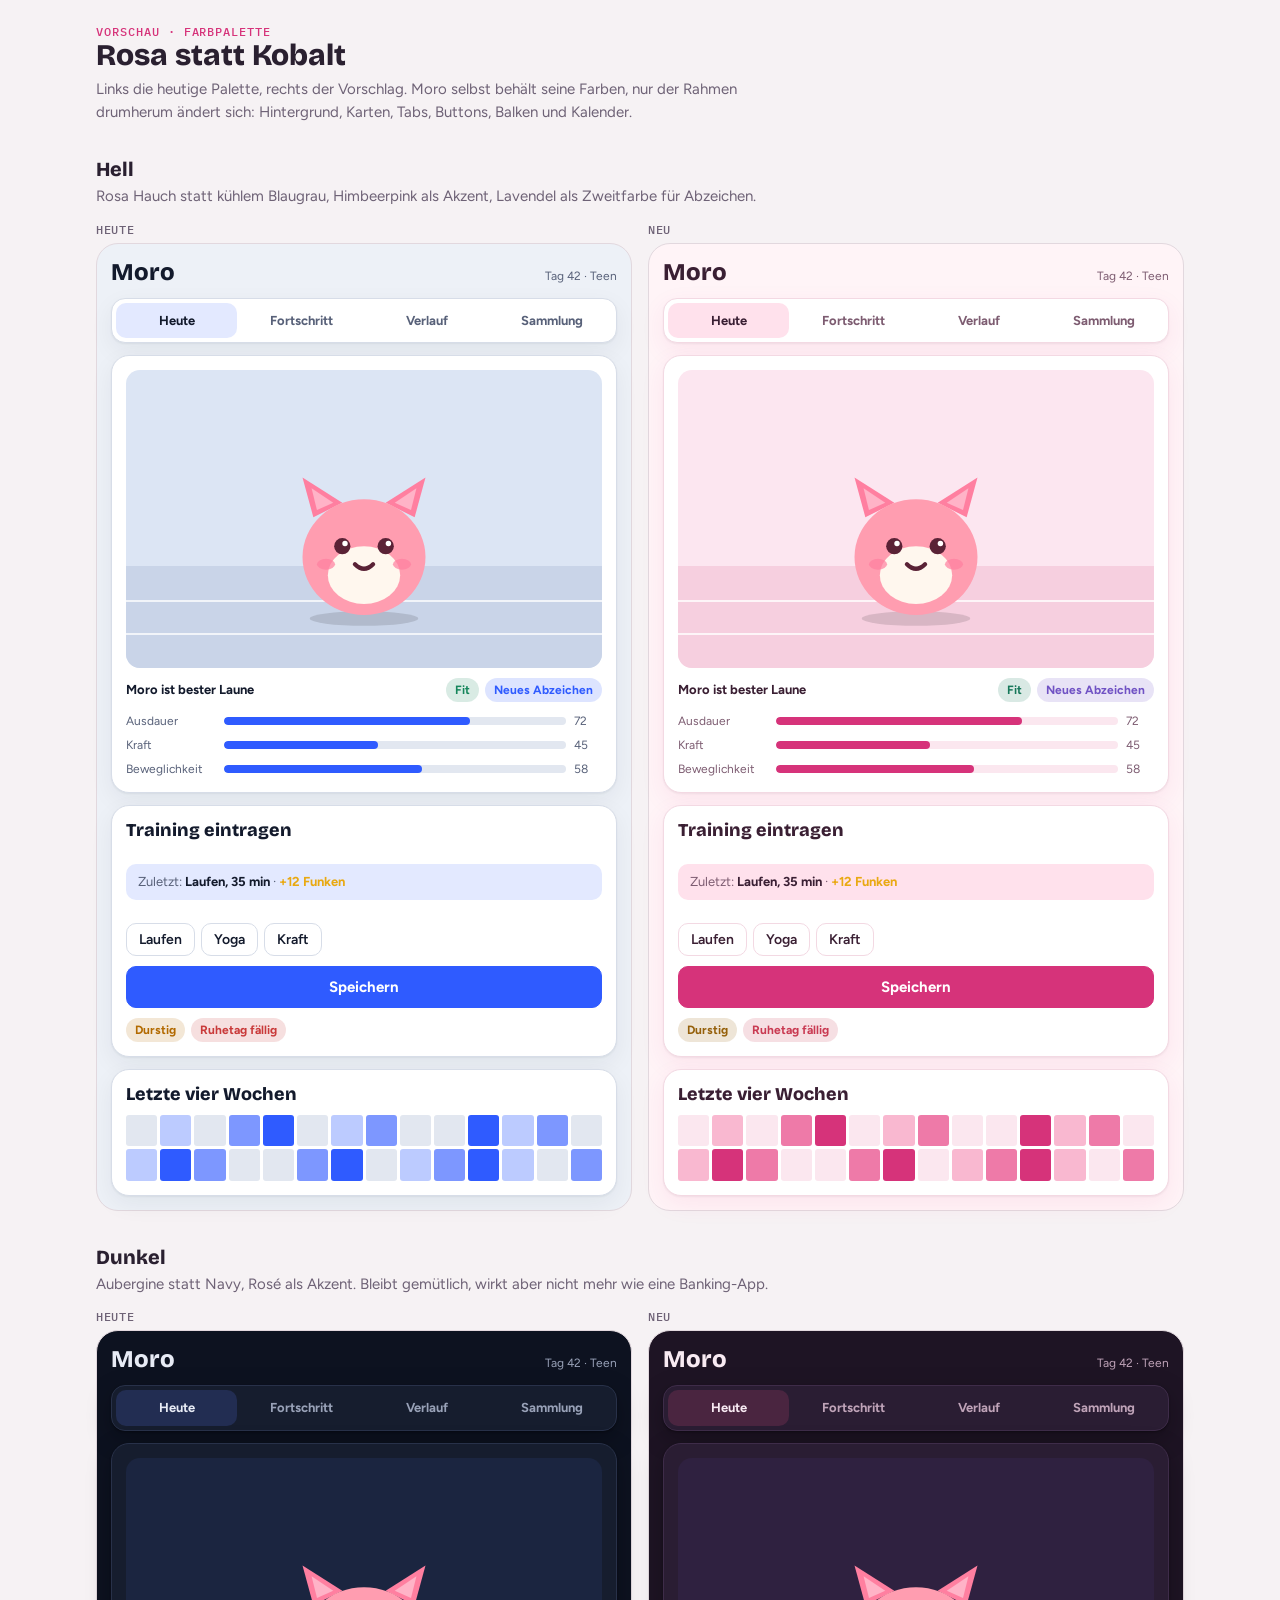
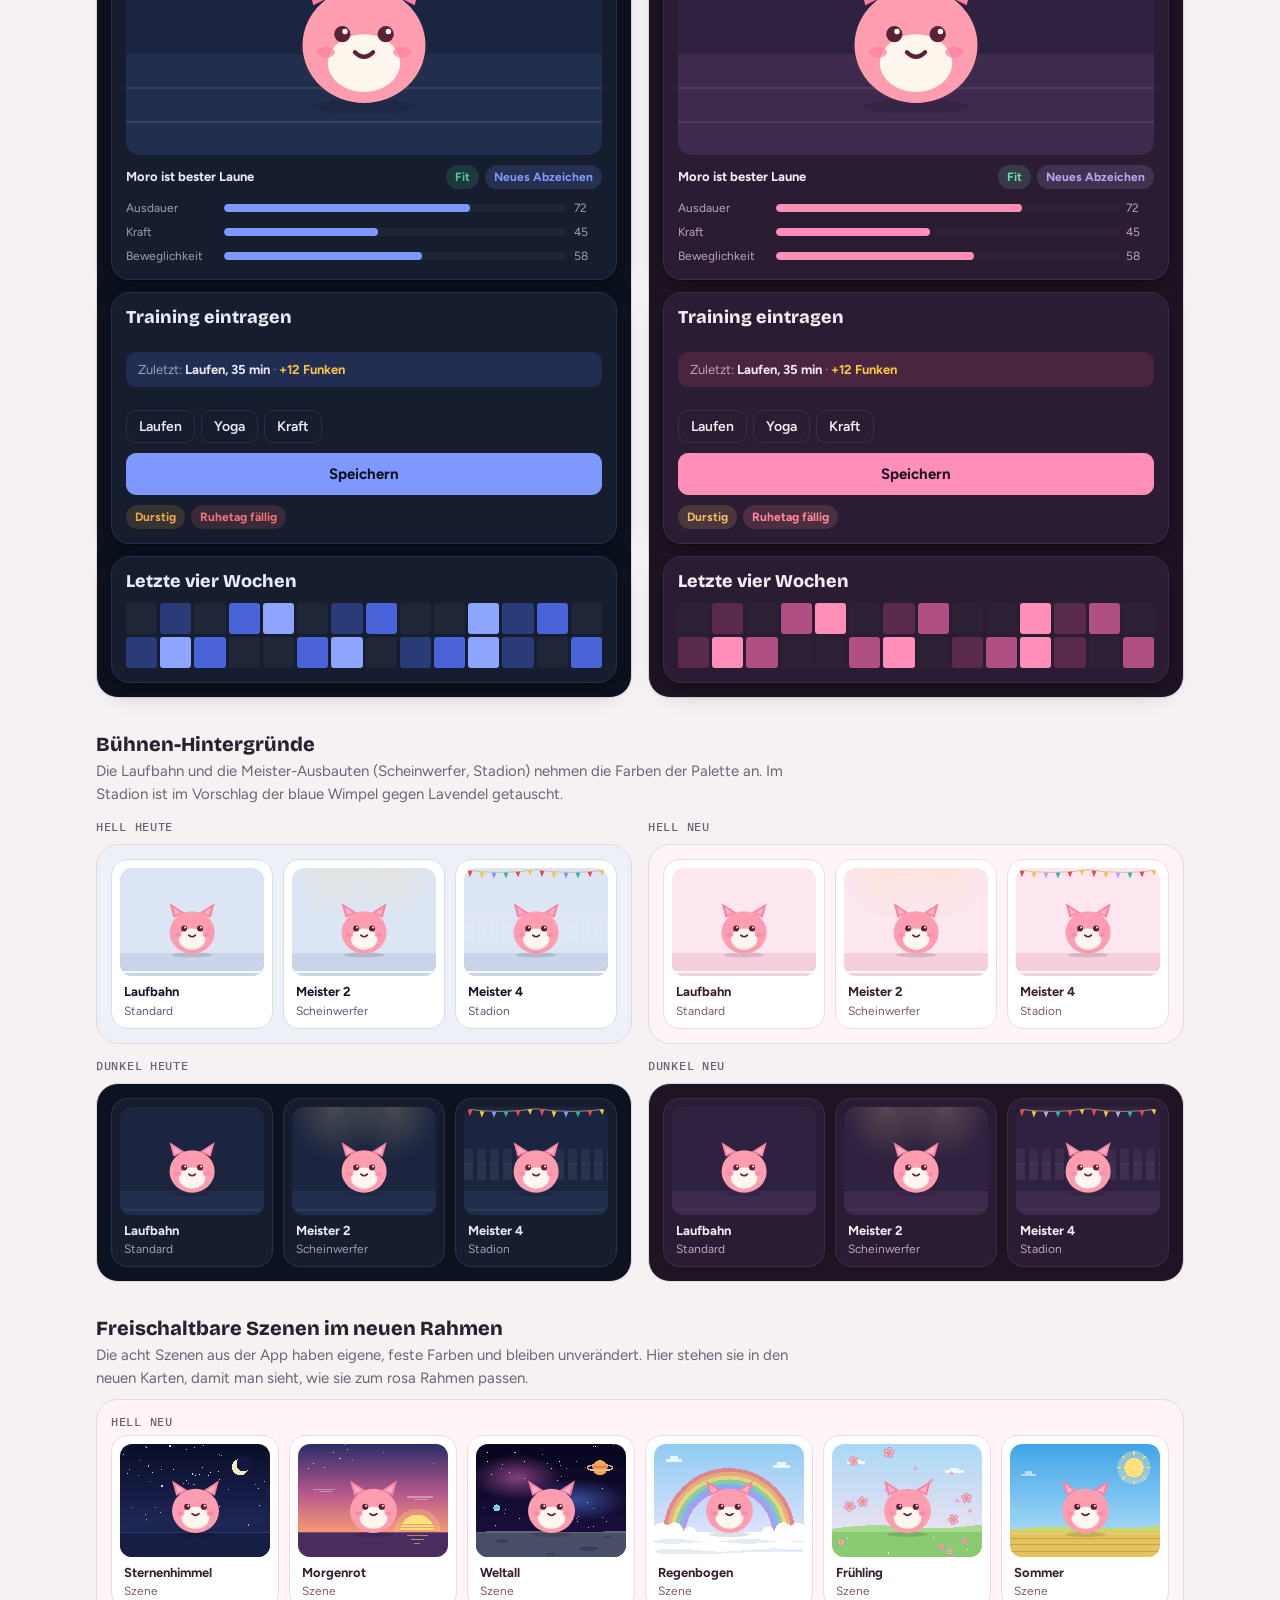
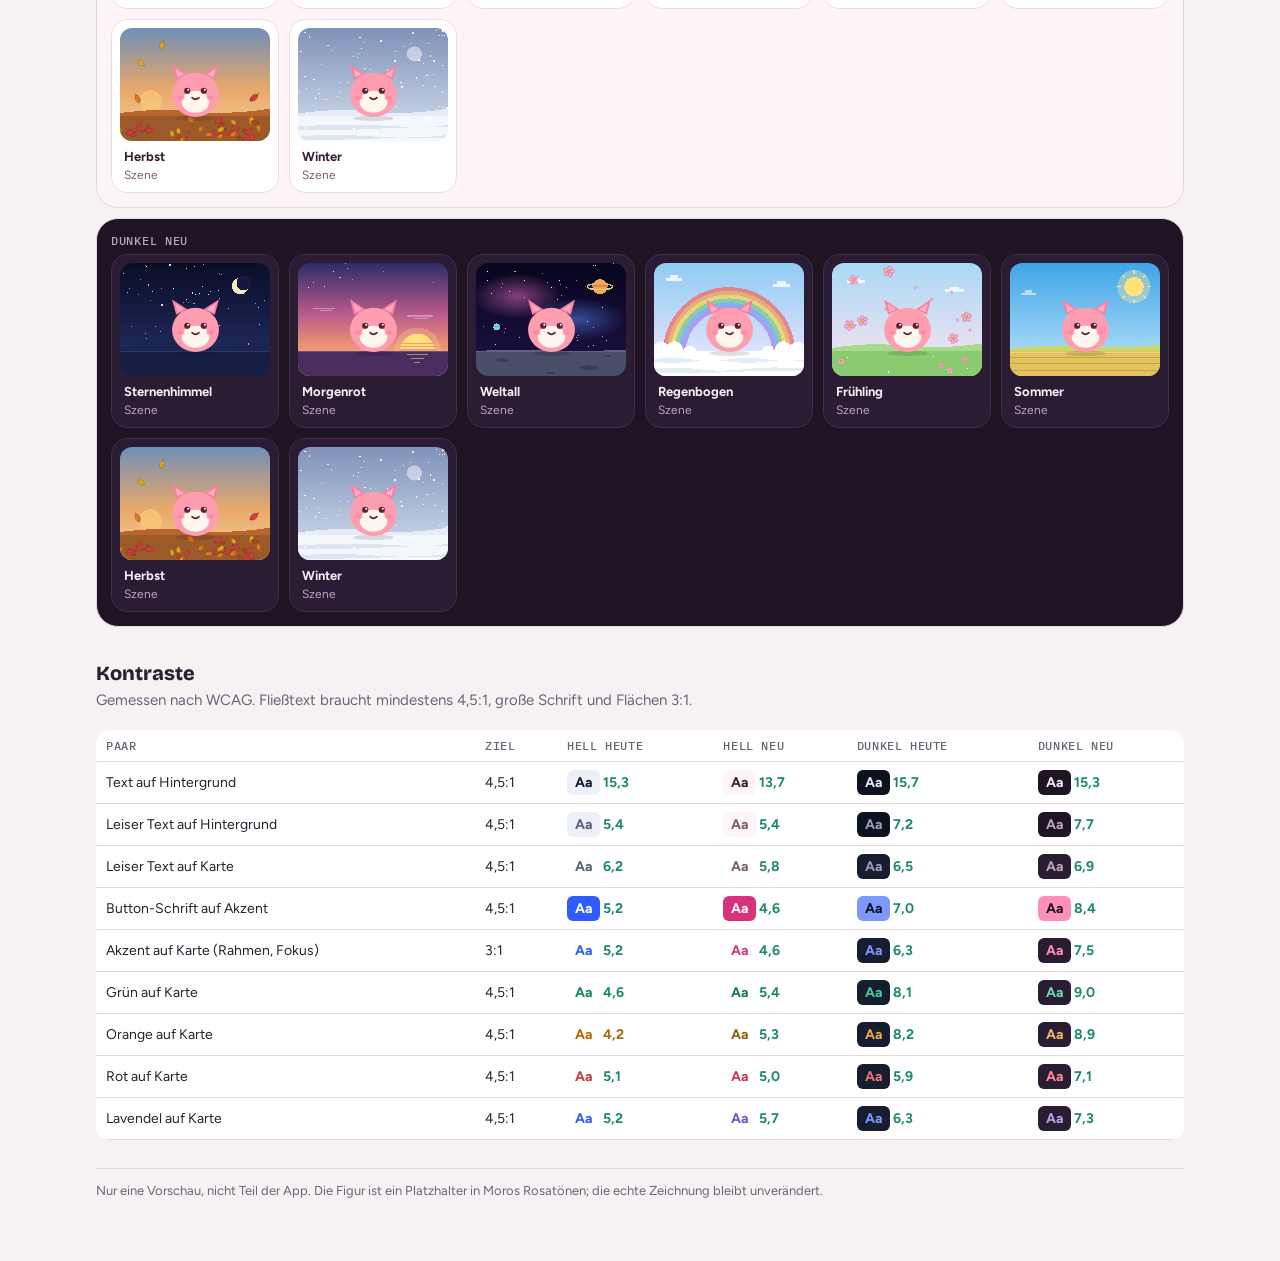
<file: paletten-vorschau.html>
<!doctype html>
<html lang="de">
<head>
<base href="pwa/">
<meta charset="utf-8">
<meta name="viewport" content="width=device-width, initial-scale=1">
<title>Paletten-Vorschau</title>
<link rel="stylesheet" href="fonts/fonts.css">
<style>
:root { --pg-bg: #F6F2F4; --pg-ink: #2A2030; --pg-muted: #6E6276; --pg-line: #E2D8DE; }
* { box-sizing: border-box; }
body { margin: 0; background: var(--pg-bg); color: var(--pg-ink); font: 400 15px/1.5 'Figtree', system-ui, sans-serif; }
main { max-width: 1120px; margin: 0 auto; padding: 24px 16px 48px; }
h1 { font: 800 30px/1.1 'Bricolage Grotesque', system-ui; margin: 0 0 6px; }
h2 { font: 700 20px/1.2 'Bricolage Grotesque', system-ui; margin: 34px 0 4px; }
.lead { color: var(--pg-muted); margin: 0 0 8px; max-width: 72ch; }
.eyebrow { font: 500 12px 'IBM Plex Mono', monospace; letter-spacing: .08em; text-transform: uppercase; color: #D6337A; margin: 0; }
.pair { display: grid; grid-template-columns: repeat(auto-fit, minmax(300px, 1fr)); gap: 16px; margin-top: 14px; }
.label { font: 500 12px 'IBM Plex Mono', monospace; letter-spacing: .06em; text-transform: uppercase; color: var(--pg-muted); margin: 0 0 6px; }
.note { margin-top: 28px; color: var(--pg-muted); font-size: 13px; border-top: 1px solid var(--pg-line); padding-top: 12px; }

/* ---------- Paletten ---------- */
.p-old-dark {
  --bg: #0D1220; --surface: #161D2E; --ink: #E7EBF5; --muted: #98A1B7; --line: #283149;
  --accent: #7E98FF; --accent-ink: #0D1220; --accent-soft: #222D52; --gold: #F3C04A; --alt: #7E98FF;
  --stage: #1B2540; --lane: rgba(255,255,255,.09); --track: #222E4E;
  --heat0: #1E2638; --heat1: #2B3B78; --heat2: #4964D8; --heat3: #8EA5FF;
  --good: #4CC995; --warn: #E9A94A; --bad: #F07373;
  --shadow: 0 1px 2px rgba(0,0,0,.3), 0 8px 24px rgba(0,0,0,.25);
}
.p-old-light {
  --bg: #EDF1F7; --surface: #FFFFFF; --ink: #131A2C; --muted: #586179; --line: #D7DDE8;
  --accent: #2F5BFF; --accent-ink: #FFFFFF; --accent-soft: #E3E9FF; --gold: #E9A912; --alt: #2F5BFF;
  --stage: #DCE5F4; --lane: rgba(255,255,255,.75); --track: #C9D4E8;
  --heat0: #E2E7F0; --heat1: #BCCBFF; --heat2: #7D97FF; --heat3: #2F5BFF;
  --good: #16865B; --warn: #B26A00; --bad: #C93A3A;
  --shadow: 0 1px 2px rgba(19,26,44,.06), 0 8px 24px rgba(19,26,44,.06);
}
.p-new-light {
  --bg: #FFF4F7; --surface: #FFFFFF; --ink: #3A1F33; --muted: #7D5C71; --line: #F3D9E3;
  --accent: #D6337A; --accent-ink: #FFFFFF; --accent-soft: #FFE1EC; --gold: #E9A912; --alt: #7052C4;
  --stage: #FCE6F0; --lane: rgba(255,255,255,.8); --track: #F6CFDF;
  --heat0: #FBE7EF; --heat1: #F9B8D0; --heat2: #EE7AA8; --heat3: #D6337A;
  --good: #17785A; --warn: #95600A; --bad: #C93A52;
  --shadow: 0 1px 2px rgba(58,31,51,.06), 0 8px 24px rgba(214,51,122,.08);
}
.p-new-dark {
  --bg: #1E1424; --surface: #2A1D33; --ink: #F8EAF2; --muted: #BFA3B8; --line: #3E2C49;
  --accent: #FF8FB8; --accent-ink: #1E1424; --accent-soft: #4A2540; --gold: #F5C542; --alt: #B9A4F0;
  --stage: #2F2140; --lane: rgba(255,255,255,.08); --track: #3D2A4D;
  --heat0: #2C2034; --heat1: #5A2A4C; --heat2: #B04F84; --heat3: #FF8FB8;
  --good: #6FD6AE; --warn: #F2B866; --bad: #FF8A96;
  --shadow: 0 1px 2px rgba(0,0,0,.3), 0 8px 24px rgba(0,0,0,.25);
}

/* ---------- Mini-App ---------- */
.app { background: var(--bg); color: var(--ink); border-radius: 22px; padding: 14px; display: grid; gap: 12px; border: 1px solid var(--pg-line); }
.app h3 { font: 700 18px/1.2 'Bricolage Grotesque', system-ui; margin: 0; }
.top { display: flex; align-items: baseline; justify-content: space-between; gap: 8px; }
.top b { font: 800 24px 'Bricolage Grotesque', system-ui; }
.top span { color: var(--muted); font-size: 12px; }
.tabs { display: grid; grid-template-columns: repeat(4, minmax(0,1fr)); gap: 4px; padding: 4px; background: var(--surface); border: 1px solid var(--line); border-radius: 14px; box-shadow: var(--shadow); }
.tabs i { font-style: normal; text-align: center; font-weight: 700; font-size: 13px; padding: 8px 2px; border-radius: 10px; color: var(--muted); }
.tabs i.on { background: var(--accent-soft); color: var(--ink); }
.card { background: var(--surface); border: 1px solid var(--line); border-radius: 18px; padding: 14px; box-shadow: var(--shadow); display: grid; gap: 10px; }
.mstage { position: relative; background: var(--stage); border-radius: 14px; aspect-ratio: 16/10; overflow: hidden; }
.mstage .lanes { position: absolute; inset: auto 0 0; height: 34%; background: var(--track); }
.mstage .lanes::before, .mstage .lanes::after { content: ""; position: absolute; left: 0; right: 0; height: 2px; background: var(--lane); }
.mstage .lanes::before { top: 33%; } .mstage .lanes::after { top: 66%; }
.mstage svg { position: absolute; left: 50%; bottom: 14%; width: 38%; transform: translateX(-50%); }
.mood { display: flex; justify-content: space-between; align-items: center; font-size: 13px; }
.mood b { font-weight: 700; }
.pill { font-size: 12px; font-weight: 700; padding: 3px 9px; border-radius: 999px; }
.pill.good { color: var(--good); background: color-mix(in srgb, var(--good) 16%, transparent); }
.pill.warn { color: var(--warn); background: color-mix(in srgb, var(--warn) 16%, transparent); }
.pill.bad  { color: var(--bad);  background: color-mix(in srgb, var(--bad) 16%, transparent); }
.pill.alt  { color: var(--alt);  background: color-mix(in srgb, var(--alt) 16%, transparent); }
.bars { display: grid; gap: 6px; font-size: 12px; color: var(--muted); }
.bar { display: grid; grid-template-columns: 90px 1fr 28px; align-items: center; gap: 8px; }
.bar u { display: block; height: 8px; border-radius: 99px; background: var(--heat0); overflow: hidden; text-decoration: none; }
.bar u::after { content: ""; display: block; height: 100%; width: var(--w); background: var(--accent); border-radius: 99px; }
.btn { border: 1px solid var(--accent); background: var(--accent); color: var(--accent-ink); font: 700 15px 'Figtree', system-ui; padding: 11px 14px; border-radius: 10px; width: 100%; }
.btn2 { border: 1px solid var(--line); background: var(--surface); color: var(--ink); font: 600 14px 'Figtree', system-ui; padding: 7px 12px; border-radius: 10px; }
.sample { font-size: 13px; color: var(--muted); background: var(--accent-soft); border-radius: 10px; padding: 8px 12px; }
.sample strong { color: var(--ink); }
.heat { display: grid; grid-template-columns: repeat(14, 1fr); gap: 3px; }
.heat i { aspect-ratio: 1; border-radius: 3px; background: var(--heat0); }
.heat i.h1 { background: var(--heat1); } .heat i.h2 { background: var(--heat2); } .heat i.h3 { background: var(--heat3); }
.gold { color: var(--gold); font-weight: 700; }
.row { display: flex; gap: 6px; flex-wrap: wrap; }

/* ---------- Kontrasttabelle ---------- */
table { width: 100%; border-collapse: collapse; font-size: 14px; margin-top: 10px; background: #fff; border-radius: 14px; overflow: hidden; }
th, td { text-align: left; padding: 8px 10px; border-bottom: 1px solid var(--pg-line); }
th { font: 500 12px 'IBM Plex Mono', monospace; text-transform: uppercase; letter-spacing: .05em; color: var(--pg-muted); }
td .sw { display: inline-block; padding: 2px 8px; border-radius: 6px; font-weight: 700; }
.ok { color: #1F8A68; font-weight: 700; } .meh { color: #A86A0C; font-weight: 700; } .no { color: #C93A52; font-weight: 700; }
.tablewrap { overflow-x: auto; }

/* ---------- Bühnen (wie in der App) ---------- */
.stagegrid { display: grid; grid-template-columns: repeat(auto-fill, minmax(150px, 1fr)); gap: 10px; }
.stagegrid figure { margin: 0; background: var(--surface); border: 1px solid var(--line); border-radius: 16px; padding: 8px; color: var(--ink); }
.stagegrid figcaption { padding: 6px 4px 0; font-size: 13px; font-weight: 700; }
.stagegrid figcaption span { display: block; font-weight: 400; color: var(--muted); font-size: 12px; }
.stage { position: relative; border-radius: 12px; overflow: hidden; background: var(--stage); aspect-ratio: 4 / 3; display: grid; place-items: center; }
.stage::after { content: ""; position: absolute; left: 0; right: 0; bottom: 0; height: 22%;
  background: repeating-linear-gradient(180deg, var(--track) 0 18px, var(--lane) 18px 20px); z-index: 0; }
.stage.m2 { background: radial-gradient(ellipse 45% 70% at 30% 0%, rgba(255,226,140,.20), transparent 70%), radial-gradient(ellipse 45% 70% at 70% 0%, rgba(255,226,140,.20), transparent 70%), var(--stage); }
.stage.m4::before { content: ""; position: absolute; inset: 0; z-index: 0; pointer-events: none;
  background: var(--bunting) top left / 50% auto repeat-x,
    repeating-linear-gradient(90deg, rgba(255,255,255,.07) 0 9px, transparent 9px 13px) 0 62% / 100% 16% no-repeat,
    repeating-linear-gradient(90deg, rgba(255,255,255,.05) 0 9px, transparent 9px 13px) 0 45% / 100% 14% no-repeat; }
.stage svg { position: relative; z-index: 1; width: 46%; margin-top: 8%; }
.panel { background: var(--bg); border-radius: 22px; padding: 14px; border: 1px solid var(--pg-line); margin-top: 10px; }
.panel .label { color: var(--muted); }
</style>
</head>
<body>
<main>
  <p class="eyebrow">Vorschau · Farbpalette</p>
  <h1>Rosa statt Kobalt</h1>
  <p class="lead">Links die heutige Palette, rechts der Vorschlag. Moro selbst behält seine Farben, nur der Rahmen drumherum ändert sich: Hintergrund, Karten, Tabs, Buttons, Balken und Kalender.</p>

  <h2>Hell</h2>
  <p class="lead">Rosa Hauch statt kühlem Blaugrau, Himbeerpink als Akzent, Lavendel als Zweitfarbe für Abzeichen.</p>
  <div class="pair">
    <div><p class="label">Heute</p><div class="app p-old-light" data-mock></div></div>
    <div><p class="label">Neu</p><div class="app p-new-light" data-mock></div></div>
  </div>

  <h2>Dunkel</h2>
  <p class="lead">Aubergine statt Navy, Rosé als Akzent. Bleibt gemütlich, wirkt aber nicht mehr wie eine Banking-App.</p>
  <div class="pair">
    <div><p class="label">Heute</p><div class="app p-old-dark" data-mock></div></div>
    <div><p class="label">Neu</p><div class="app p-new-dark" data-mock></div></div>
  </div>

  <h2>Bühnen-Hintergründe</h2>
  <p class="lead">Die Laufbahn und die Meister-Ausbauten (Scheinwerfer, Stadion) nehmen die Farben der Palette an. Im Stadion ist im Vorschlag der blaue Wimpel gegen Lavendel getauscht.</p>
  <div class="pair">
    <div><p class="label">Hell heute</p><div class="panel p-old-light"><div class="stagegrid" data-base></div></div></div>
    <div><p class="label">Hell neu</p><div class="panel p-new-light"><div class="stagegrid" data-base></div></div></div>
  </div>
  <div class="pair">
    <div><p class="label">Dunkel heute</p><div class="panel p-old-dark"><div class="stagegrid" data-base></div></div></div>
    <div><p class="label">Dunkel neu</p><div class="panel p-new-dark"><div class="stagegrid" data-base></div></div></div>
  </div>

  <h2>Freischaltbare Szenen im neuen Rahmen</h2>
  <p class="lead">Die acht Szenen aus der App haben eigene, feste Farben und bleiben unverändert. Hier stehen sie in den neuen Karten, damit man sieht, wie sie zum rosa Rahmen passen.</p>
  <div class="panel p-new-light"><p class="label">Hell neu</p><div class="stagegrid" data-scenes></div></div>
  <div class="panel p-new-dark"><p class="label">Dunkel neu</p><div class="stagegrid" data-scenes></div></div>

  <h2>Kontraste</h2>
  <p class="lead">Gemessen nach WCAG. Fließtext braucht mindestens 4,5:1, große Schrift und Flächen 3:1.</p>
  <div class="tablewrap"><table id="contrast"></table></div>

  <p class="note">Nur eine Vorschau, nicht Teil der App. Die Figur ist ein Platzhalter in Moros Rosatönen; die echte Zeichnung bleibt unverändert.</p>
</main>

<script>
(() => {
const moro = `<svg viewBox="0 0 100 90" aria-hidden="true">
  <ellipse cx="50" cy="86" rx="30" ry="4" fill="rgba(0,0,0,.12)"/>
  <path d="M22 30 L16 8 L38 22 Z" fill="#FF7FA0"/><path d="M78 30 L84 8 L62 22 Z" fill="#FF7FA0"/>
  <path d="M24 26 L21 14 L33 22 Z" fill="#FFB3C7"/><path d="M76 26 L79 14 L67 22 Z" fill="#FFB3C7"/>
  <ellipse cx="50" cy="52" rx="34" ry="32" fill="#FF9DB0"/>
  <ellipse cx="50" cy="62" rx="20" ry="16" fill="#FFF7EE"/>
  <circle cx="38" cy="46" r="4.5" fill="#5A2236"/><circle cx="62" cy="46" r="4.5" fill="#5A2236"/>
  <circle cx="39.5" cy="44.5" r="1.5" fill="#fff"/><circle cx="63.5" cy="44.5" r="1.5" fill="#fff"/>
  <ellipse cx="29" cy="56" rx="5" ry="3" fill="#FF7FA0" opacity=".7"/><ellipse cx="71" cy="56" rx="5" ry="3" fill="#FF7FA0" opacity=".7"/>
  <path d="M45 56 Q50 61 55 56" stroke="#5A2236" stroke-width="2.4" fill="none" stroke-linecap="round"/>
</svg>`;
const heat = [0,1,0,2,3,0,1, 2,0,0,3,1,2,0, 1,3,2,0,0,2,3, 0,1,2,3,1,0,2];
const mock = `
  <div class="top"><b>Moro</b><span>Tag 42 · Teen</span></div>
  <div class="tabs"><i class="on">Heute</i><i>Fortschritt</i><i>Verlauf</i><i>Sammlung</i></div>
  <div class="card">
    <div class="mstage"><div class="lanes"></div>${moro}</div>
    <div class="mood"><b>Moro ist bester Laune</b><span class="row"><span class="pill good">Fit</span><span class="pill alt">Neues Abzeichen</span></span></div>
    <div class="bars">
      <div class="bar">Ausdauer<u style="--w:72%"></u>72</div>
      <div class="bar">Kraft<u style="--w:45%"></u>45</div>
      <div class="bar">Beweglichkeit<u style="--w:58%"></u>58</div>
    </div>
  </div>
  <div class="card">
    <h3>Training eintragen</h3>
    <p class="sample">Zuletzt: <strong>Laufen, 35 min</strong> · <span class="gold">+12 Funken</span></p>
    <div class="row"><button class="btn2">Laufen</button><button class="btn2">Yoga</button><button class="btn2">Kraft</button></div>
    <button class="btn">Speichern</button>
    <div class="row"><span class="pill warn">Durstig</span><span class="pill bad">Ruhetag fällig</span></div>
  </div>
  <div class="card">
    <h3>Letzte vier Wochen</h3>
    <div class="heat">${heat.concat(heat.slice(0,0)).map(h => `<i class="h${h}"></i>`).join('')}</div>
  </div>`;
document.querySelectorAll('[data-mock]').forEach(el => { el.innerHTML = mock; });

// Kontraste
const lum = hex => {
  const n = parseInt(hex.slice(1), 16);
  return [n >> 16, n >> 8 & 255, n & 255].map(v => { v /= 255; return v <= .03928 ? v / 12.92 : ((v + .055) / 1.055) ** 2.4; })
    .reduce((s, v, i) => s + v * [.2126, .7152, .0722][i], 0);
};
const ratio = (a, b) => { const [x, y] = [lum(a), lum(b)].sort((p, q) => q - p); return (x + .05) / (y + .05); };
const vars = cls => { const el = document.querySelector('.' + cls); const cs = getComputedStyle(el); return n => cs.getPropertyValue('--' + n).trim(); };
const checks = [
  ['Text auf Hintergrund', 'ink', 'bg', 4.5],
  ['Leiser Text auf Hintergrund', 'muted', 'bg', 4.5],
  ['Leiser Text auf Karte', 'muted', 'surface', 4.5],
  ['Button-Schrift auf Akzent', 'accent-ink', 'accent', 4.5],
  ['Akzent auf Karte (Rahmen, Fokus)', 'accent', 'surface', 3],
  ['Grün auf Karte', 'good', 'surface', 4.5],
  ['Orange auf Karte', 'warn', 'surface', 4.5],
  ['Rot auf Karte', 'bad', 'surface', 4.5],
  ['Lavendel auf Karte', 'alt', 'surface', 4.5],
];
const sets = [['Hell heute', 'p-old-light'], ['Hell neu', 'p-new-light'], ['Dunkel heute', 'p-old-dark'], ['Dunkel neu', 'p-new-dark']];
const getters = sets.map(([, c]) => vars(c));
let html = '<tr><th>Paar</th><th>Ziel</th>' + sets.map(([n]) => `<th>${n}</th>`).join('') + '</tr>';
for (const [name, fg, bg, min] of checks) {
  html += `<tr><td>${name}</td><td>${String(min).replace('.', ',')}:1</td>`;
  getters.forEach(g => {
    const f = g(fg), b = g(bg), r = ratio(f, b);
    const cls = r >= min ? 'ok' : r >= 3 ? 'meh' : 'no';
    html += `<td><span class="sw" style="color:${f};background:${b}">Aa</span> <span class="${cls}">${r.toFixed(1).replace('.', ',')}</span></td>`;
  });
  html += '</tr>';
}
document.getElementById('contrast').innerHTML = html;
})();
</script>
<script>
// Szenen 1:1 aus moro.html übernommen
const SCENES = { sterne: 'Sternenhimmel', morgen: 'Morgenrot', weltall: 'Weltall', regenbogen: 'Regenbogen', fruehling: 'Frühling', sommer: 'Sommer', herbst: 'Herbst', winter: 'Winter' };
(() => {
  // Szenen als SVG (400 × 300). Boden immer unten 22 % wie die Laufbahn; nur Himmel, Licht und ferner Horizont, nichts mit echter Größe.
  const svg = body => 'url("data:image/svg+xml,' + encodeURIComponent(`<svg xmlns="http://www.w3.org/2000/svg" viewBox="0 0 400 300" preserveAspectRatio="xMidYMax slice" shape-rendering="crispEdges">${body}</svg>`) + '")';
  const rng = seed => { let s = seed; return () => (s = (s * 9301 + 49297) % 233280) / 233280; };
  const sky = (...stops) => `<defs><linearGradient id="s" x1="0" y1="0" x2="0" y2="1">${stops.map(([o, c]) => `<stop offset="${o}" stop-color="${c}"/>`).join('')}</linearGradient></defs><rect width="400" height="300" fill="url(#s)"/>`;
  const stars = (n, seed, maxY = 190) => { const r = rng(seed); let out = '';
    for (let i = 0; i < n; i++) { const x = Math.round(r() * 400), y = Math.round(r() * maxY), z = r() < .15 ? 3 : 2; out += `<rect x="${x}" y="${y}" width="${z}" height="${z}" fill="#FFFFFF" opacity="${(.45 + r() * .55).toFixed(2)}"/>`; } return out; };
  const LEAF_COLS = [['#E5484D', '#8E2326'], ['#F28C28', '#9A4E0E'], ['#F5B82E', '#9A6A06'], ['#C2552B', '#6E2A12']];
  const leaves = (n, seed, y0, y1, s0, s1) => { const r = rng(seed); let out = '';
    for (let i = 0; i < n; i++) {
      const x = Math.round(r() * 400), y = Math.round(y0 + r() * (y1 - y0)), [f, o] = LEAF_COLS[Math.floor(r() * 4)], rot = Math.round(r() * 360), sc = (s0 + r() * (s1 - s0)).toFixed(2);
      out += `<g transform="translate(${x} ${y}) rotate(${rot}) scale(${sc})"><path d="M-9 0 C-6 -6 4 -7 9 0 C4 7 -6 6 -9 0Z" fill="${f}" stroke="${o}" stroke-width="1.3" stroke-linejoin="round"/><path d="M-8 0 L8 0 M-2 0 L1 -3.5 M-2 0 L1 3.5 M3 0 L5.5 -2.4 M3 0 L5.5 2.4" stroke="${o}" stroke-width=".9" fill="none" opacity=".8"/><path d="M-9 0 L-13 1.5" stroke="${o}" stroke-width="1.4"/></g>`;
    } return `<g shape-rendering="geometricPrecision">${out}</g>`; };
  const pixLeaves = (n, seed, y0, y1) => { const r = rng(seed), P = 5; let out = '';
    const FORMS = [[[1, 0], [0, 1], [1, 1], [2, 1], [1, 2]], [[1, 0], [2, 0], [0, 1], [1, 1], [2, 1], [0, 2], [1, 2]], [[0, 0], [1, 0], [1, 1], [2, 1], [2, 2]]];
    for (let i = 0; i < n; i++) {
      const x = Math.round(r() * 78) * P, y = Math.round((y0 + r() * (y1 - y0)) / P) * P, [f, o] = LEAF_COLS[Math.floor(r() * 4)], form = FORMS[Math.floor(r() * 3)];
      form.forEach(([a, b], j) => { out += `<rect x="${x + a * P}" y="${y + b * P}" width="${P}" height="${P}" fill="${j === form.length - 1 ? o : f}"/>`; });
    } return out; };
  const specks = (n, seed, cols, petal) => { const r = rng(seed); let out = '';
    for (let i = 0; i < n; i++) {
      const x = Math.round(r() * 400), y = Math.round(r() * 280), col = cols[Math.floor(r() * cols.length)], rot = Math.round(r() * 90);
      if (petal) out += `<rect x="${x}" y="${y}" width="8" height="5" rx="2.5" fill="${col}" transform="rotate(${rot} ${x} ${y})"/>`;
      else { const z = r() < .35 ? 5 : 3; out += `<rect x="${x}" y="${y}" width="${z}" height="${z}" fill="${col}" opacity="${(.75 + r() * .25).toFixed(2)}"/>`; }
    } return out; };
  const PETAL = 'M0 -1.2 C-3.4 -3 -3.6 -7.4 -1.4 -8.6 L0 -7.4 L1.4 -8.6 C3.6 -7.4 3.4 -3 0 -1.2Z';
  const blossoms = (n, seed, y0, y1, s0, s1) => { const r = rng(seed); let out = '';
    for (let i = 0; i < n; i++) {
      const x = Math.round(r() * 400), y = Math.round(y0 + r() * (y1 - y0)), rot = Math.round(r() * 72), sc = (s0 + r() * (s1 - s0)).toFixed(2), f = r() < .5 ? '#F7B6CF' : '#FBC9DC';
      out += `<g transform="translate(${x} ${y}) rotate(${rot}) scale(${sc})">`
        + [0, 72, 144, 216, 288].map(a => `<path d="${PETAL}" transform="rotate(${a})" fill="${f}" stroke="#D9608E" stroke-width=".8" stroke-linejoin="round"/>`).join('')
        + [0, 72, 144, 216, 288].map(a => `<path d="M0 0 L0 -3.4" transform="rotate(${a + 36})" stroke="#E8749F" stroke-width=".6"/>`).join('')
        + '<circle r="1.7" fill="#F5C542" stroke="#C98F1E" stroke-width=".5"/></g>';
    } return `<g shape-rendering="geometricPrecision">${out}</g>`; };
  const loosePetals = (n, seed) => { const r = rng(seed); let out = '';
    for (let i = 0; i < n; i++) out += `<path d="${PETAL}" transform="translate(${Math.round(r() * 400)} ${Math.round(r() * 280)}) rotate(${Math.round(r() * 360)}) scale(1.1)" fill="#F7B6CF" stroke="#D9608E" stroke-width=".8"/>`;
    return `<g shape-rendering="geometricPrecision">${out}</g>`; };
  const SPRING = sky([0, '#A9D8F5'], [1, '#FCE4F0'])
    + '<g fill="#FFFFFF" opacity=".8"><rect x="40" y="46" width="48" height="8"/><rect x="52" y="40" width="22" height="6"/><rect x="300" y="70" width="52" height="8"/><rect x="314" y="64" width="24" height="6"/></g>'
    + '<path d="M0 226 Q100 210 200 220 T400 214 V240 H0Z" fill="#A6DB8E"/><rect y="234" width="400" height="66" fill="#8ACB72"/>'
    + '<g fill="#FFFFFF"><rect x="40" y="250" width="3" height="3"/><rect x="150" y="288" width="3" height="3"/><rect x="270" y="246" width="3" height="3"/><rect x="360" y="278" width="3" height="3"/></g>'
    + '<g fill="#F5C542"><rect x="41" y="251" width="1" height="1"/><rect x="151" y="289" width="1" height="1"/><rect x="271" y="247" width="1" height="1"/><rect x="361" y="279" width="1" height="1"/></g>'
    + '<g fill="#F28FB8"><rect x="100" y="262" width="3" height="3"/><rect x="220" y="276" width="3" height="3"/><rect x="320" y="258" width="3" height="3"/></g>';
  const AUTUMN = sky([0, '#6E8FB8'], [.55, '#E8A86A'], [1, '#F6D29A']);
  const HI = {
    sterne: sky([0, '#090D26'], [1, '#26306A']) + stars(70, 7)
      + '<circle cx="320" cy="62" r="22" fill="#F4EBC2"/><circle cx="330" cy="54" r="20" fill="#121840"/><path d="M0 230 Q100 196 200 214 T400 204 V240 H0Z" fill="#1C2550"/><rect y="234" width="400" height="66" fill="#161E44"/>'
      + '<g fill="#F5C542" opacity=".9"><rect x="70" y="200" width="3" height="3"/><rect x="250" y="190" width="3" height="3"/><rect x="340" y="214" width="3" height="3"/></g><rect y="234" width="400" height="2" fill="#2C3770"/>',
    morgen: sky([0, '#2A2C68'], [.45, '#B85A8C'], [.78, '#F59A72'], [1, '#FFD08A']) + stars(14, 3, 70)
      + '<circle cx="318" cy="234" r="62" fill="#FFE38A" opacity=".25"/><circle cx="318" cy="234" r="46" fill="#FFE07A"/>'
      + '<g fill="#F59A72"><rect x="270" y="212" width="96" height="3"/><rect x="270" y="220" width="96" height="4"/><rect x="270" y="228" width="96" height="5"/></g>'
      + '<g fill="#FFFFFF" opacity=".35"><rect x="40" y="120" width="60" height="3"/><rect x="60" y="126" width="30" height="3"/><rect x="290" y="140" width="70" height="3"/><rect x="310" y="146" width="36" height="3"/></g>'
      + '<rect y="234" width="400" height="66" fill="#4A2D5E"/><g fill="#FFD08A" opacity=".55"><rect x="290" y="242" width="56" height="2"/><rect x="300" y="252" width="36" height="2"/><rect x="310" y="264" width="16" height="2"/></g><rect y="234" width="400" height="2" fill="#7A4A7E"/>',
    weltall: '<defs><linearGradient id="s" x1="0" y1="0" x2="0" y2="1"><stop offset="0" stop-color="#07061C"/><stop offset="1" stop-color="#1E1046"/></linearGradient>'
      + '<radialGradient id="n1"><stop offset="0" stop-color="#E06CC4" stop-opacity=".55"/><stop offset="1" stop-color="#E06CC4" stop-opacity="0"/></radialGradient>'
      + '<radialGradient id="n2"><stop offset="0" stop-color="#5B8CFF" stop-opacity=".5"/><stop offset="1" stop-color="#5B8CFF" stop-opacity="0"/></radialGradient></defs>'
      + '<rect width="400" height="300" fill="url(#s)"/><ellipse cx="110" cy="90" rx="120" ry="60" fill="url(#n1)"/><ellipse cx="270" cy="150" rx="130" ry="56" fill="url(#n2)"/>' + stars(80, 23, 230)
      + '<g transform="translate(330 64)"><ellipse rx="34" ry="8" fill="none" stroke="#E7C68A" stroke-width="4" opacity=".9"/><circle r="20" fill="#F2A65A"/><rect x="-20" y="-4" width="40" height="4" fill="#D9874A"/><rect x="-18" y="6" width="36" height="3" fill="#D9874A"/><path d="M-34 0 A34 8 0 0 0 34 0" fill="none" stroke="#E7C68A" stroke-width="4"/></g>'
      + '<circle cx="56" cy="170" r="9" fill="#7FD3E8"/><rect x="47" y="168" width="18" height="2" fill="#5AB5CF"/><rect y="234" width="400" height="66" fill="#4A4F68"/><path d="M0 234 Q100 228 200 232 T400 230 V236 H0Z" fill="#5D6380"/>'
      + '<g fill="#3A3E55"><ellipse cx="70" cy="258" rx="18" ry="5"/><ellipse cx="300" cy="278" rx="26" ry="6"/><ellipse cx="200" cy="292" rx="12" ry="3"/><ellipse cx="350" cy="248" rx="10" ry="3"/></g>',
    regenbogen: sky([0, '#8FCBF2'], [1, '#F3E8FF'])
      + '<g fill="none" stroke-width="10" opacity=".75"><path d="M30 240 A170 170 0 0 1 370 240" stroke="#F06A6A"/><path d="M40 240 A160 160 0 0 1 360 240" stroke="#F5A050"/><path d="M50 240 A150 150 0 0 1 350 240" stroke="#F5D45A"/><path d="M60 240 A140 140 0 0 1 340 240" stroke="#7CCB7A"/><path d="M70 240 A130 130 0 0 1 330 240" stroke="#6AA8F0"/><path d="M80 240 A120 120 0 0 1 320 240" stroke="#A884E8"/></g>'
      + '<g fill="#FFFFFF" opacity=".8"><rect x="34" y="40" width="40" height="8"/><rect x="44" y="34" width="20" height="6"/><rect x="316" y="56" width="46" height="8"/><rect x="328" y="50" width="22" height="6"/></g>'
      + '<g fill="#FFFFFF"><circle cx="20" cy="236" r="26"/><circle cx="56" cy="230" r="22"/><circle cx="96" cy="238" r="18"/><circle cx="304" cy="238" r="18"/><circle cx="344" cy="230" r="22"/><circle cx="382" cy="236" r="26"/></g><rect y="234" width="400" height="66" fill="#FFFFFF"/>'
      + '<path d="M0 256 Q50 248 100 256 T200 256 T300 256 T400 256 V262 Q350 256 300 262 T200 262 T100 262 T0 262Z" fill="#E4ECF8"/><path d="M0 282 Q60 274 120 282 T240 282 T400 280 V288 Q300 284 200 290 T0 290Z" fill="#E4ECF8"/>',
    fruehling: SPRING + blossoms(9, 5, 20, 215, 1.2, 1.7) + blossoms(4, 13, 246, 292, .9, 1.1) + loosePetals(7, 9),
    sommer: sky([0, '#3FA4E8'], [1, '#BFE6FA'])
      + `<g transform="translate(330 64)"><circle r="44" fill="#FFF1A8" opacity=".35"/><circle r="26" fill="#FFE07A"/><g fill="#FFE07A">${[0, 45, 90, 135, 180, 225, 270, 315].map(a => `<rect x="34" y="-2" width="10" height="4" transform="rotate(${a})"/>`).join('')}</g></g>`
      + '<g fill="#FFFFFF" opacity=".55"><rect x="30" y="80" width="40" height="6"/><rect x="40" y="74" width="18" height="6"/></g><path d="M0 228 Q100 216 200 222 T400 218 V240 H0Z" fill="#C9D86A"/><rect y="234" width="400" height="66" fill="#E2C35E"/>'
      + '<g fill="#C9A443"><rect y="250" width="400" height="2"/><rect y="266" width="400" height="2"/><rect y="284" width="400" height="2"/></g><g fill="#FFFFFF" opacity=".25"><rect x="0" y="236" width="400" height="2"/></g>',
    herbst: AUTUMN + '<circle cx="82" cy="196" r="30" fill="#FFD27A" opacity=".55"/><path d="M0 226 Q100 212 200 222 T400 214 V240 H0Z" fill="#B8662E"/><rect y="234" width="400" height="66" fill="#9C5A2A"/>'
      + leaves(34, 41, 242, 298, .9, 1.25) + leaves(4, 17, 30, 200, 1.1, 1.4),
    winter: sky([0, '#7E91B8'], [1, '#D6E0EE'])
      + '<circle cx="310" cy="70" r="20" fill="#F2F5FA" opacity=".55"/><path d="M0 228 Q100 212 200 222 T400 214 V240 H0Z" fill="#E6EDF7"/><rect y="234" width="400" height="66" fill="#F4F7FB"/>'
      + '<path d="M0 262 Q120 252 240 260 T400 256 V264 Q300 262 200 268 T0 270Z" fill="#DCE5F2"/><path d="M0 288 Q100 280 200 288 T400 284 V292 Q300 290 200 294 T0 296Z" fill="#DCE5F2"/>' + specks(80, 29, ['#FFFFFF']),
  };
  // Eigene Retro-Fassungen: Frühling mit kleinen Blütenblättern, Herbst mit Pixelblättern
  const RETRO = {
    fruehling: SPRING + specks(40, 5, ['#F59CC0', '#F7B6CF', '#E8749F'], true),
    herbst: AUTUMN + '<rect x="62" y="176" width="40" height="40" fill="#FFD27A" opacity=".55"/><rect y="222" width="400" height="12" fill="#B8662E"/><rect y="234" width="400" height="66" fill="#9C5A2A"/>' + pixLeaves(20, 41, 240, 290) + pixLeaves(3, 17, 40, 190),
  };
  const css = Object.entries(HI).map(([k, b]) => `.stage.bg-${k}{background:${svg(b)} center bottom / cover no-repeat}.stage.bg-${k}::after,.stage.bg-${k}::before{display:none}`).join('')
    + Object.entries(RETRO).map(([k, b]) => `.stage.retro.bg-${k}{background:${svg(b)} center bottom / cover no-repeat}`).join('');
  const st = document.createElement('style'); st.textContent = css; document.head.append(st);
})();
(() => {
  const bunt = blue => 'url("data:image/svg+xml,' + encodeURIComponent(`<svg xmlns='http://www.w3.org/2000/svg' width='120' height='22' viewBox='0 0 120 22'><path d='M0 3 Q60 12 120 3' fill='none' stroke='#C9B37A' stroke-width='1.2'/><path d='M6 4 l8 1.6 -4.5 10z' fill='#E5484D'/><path d='M26 6.6 l8 1 -4.4 10z' fill='#F5C542'/><path d='M46 7.8 l8 .4 -4.2 10z' fill='${blue}'/><path d='M66 7.9 l8 -.2 -4 10z' fill='#2BB3A0'/><path d='M86 6.9 l8 -.9 -3.6 10z' fill='#E5484D'/><path d='M106 4.6 l8 -1.5 -3.2 10z' fill='#F5C542'/></svg>`) + '")';
  const st = document.createElement('style');
  st.textContent = `.p-old-light,.p-old-dark{--bunting:${bunt('#7E98FF')}} .p-new-light,.p-new-dark{--bunting:${bunt('#B9A4F0')}}`;
  document.head.append(st);
  const moro = document.querySelector('.mstage svg').outerHTML;
  const fig = (cls, name, sub) => `<figure><div class="stage ${cls}">${moro}</div><figcaption>${name}<span>${sub}</span></figcaption></figure>`;
  document.querySelectorAll('[data-base]').forEach(el => { el.innerHTML =
    fig('', 'Laufbahn', 'Standard') + fig('m2', 'Meister 2', 'Scheinwerfer') + fig('m4', 'Meister 4', 'Stadion'); });
  document.querySelectorAll('[data-scenes]').forEach(el => { el.innerHTML =
    Object.entries(SCENES).map(([k, n]) => fig('bg-' + k, n, 'Szene')).join(''); });
})();
</script>
</body>
</html>
</file>
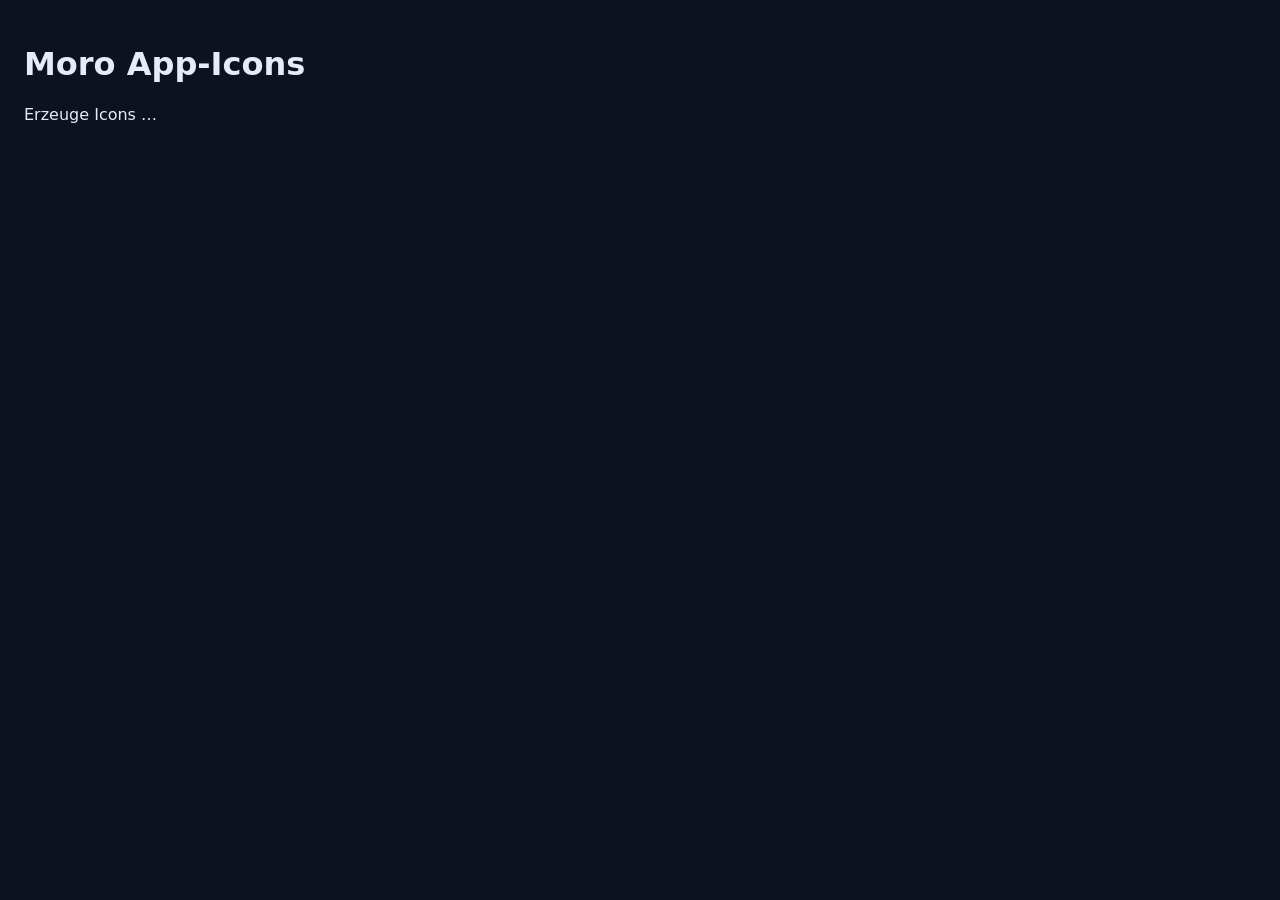
<file: pwa/tools/icons-template.html>
<!doctype html>
<html lang="de"><head><meta charset="utf-8"><title>Moro App-Icons</title>
<style>
body { margin: 0; padding: 24px; background: #0D1220; color: #E7EBF5; font-family: system-ui, sans-serif; }
.row { display: flex; flex-wrap: wrap; gap: 16px; align-items: flex-end; }
figure { margin: 0; display: grid; gap: 6px; justify-items: center; font-size: 12px; color: #98A1B7; }
canvas { border-radius: 18%; background: #0D1220; }
</style></head><body>
<h1>Moro App-Icons</h1>
<p id="st">Erzeuge Icons …</p>
<div class="row" id="row"></div>
<script>
/*DRAW*/
// [Dateiname, Größe, Anteil der Figur an der Kantenlänge]
const SIZES = [['icon-32.png', 32, .92], ['apple-touch-icon.png', 180, .8], ['icon-192.png', 192, .8], ['icon-512.png', 512, .8], ['maskable-512.png', 512, .58]];

// Moro als Kind mit Stirnband, zugeschnitten auf die sichtbaren Pixel
const src = document.createElement('canvas'); src.width = src.height = 240;
drawPetHi(src.getContext('2d'), { stage: 2, line: null, lean: null, face: 'content', norm: null, items: ['stirnband'], count: 3 }, 1);
const px = src.getContext('2d').getImageData(0, 0, 240, 240).data;
let x0 = 240, y0 = 240, x1 = 0, y1 = 0;
for (let y = 0; y < 240; y++) for (let x = 0; x < 240; x++) if (px[(y * 240 + x) * 4 + 3] > 200) { x0 = Math.min(x0, x); y0 = Math.min(y0, y); x1 = Math.max(x1, x); y1 = Math.max(y1, y); }
const bw = x1 - x0 + 1, bh = y1 - y0 + 1;

function make(size, share) {
  const cv = document.createElement('canvas'); cv.width = cv.height = size;
  const ctx = cv.getContext('2d');
  ctx.fillStyle = '#0D1220'; ctx.fillRect(0, 0, size, size);
  const g = ctx.createRadialGradient(size / 2, size * .42, size * .04, size / 2, size * .5, size * .62);
  g.addColorStop(0, '#2C3D6E'); g.addColorStop(1, '#0D1220');
  ctx.fillStyle = g; ctx.fillRect(0, 0, size, size);
  const s = share * size / Math.max(bw, bh), w = bw * s, h = bh * s;
  ctx.imageSmoothingEnabled = s < 1;
  ctx.drawImage(src, x0, y0, bw, bh, (size - w) / 2, (size - h) / 2 + size * .02, w, h);
  return cv;
}

(async () => {
  const done = [];
  for (const [name, size, share] of SIZES) {
    const cv = make(size, share);
    const fig = document.createElement('figure'); fig.append(cv); fig.insertAdjacentHTML('beforeend', `<figcaption>${name}</figcaption>`);
    document.getElementById('row').append(fig);
    try {
      const r = await fetch('/__save-icon?name=' + encodeURIComponent(name), { method: 'POST', body: cv.toDataURL('image/png') });
      done.push(r.ok ? name : name + ' (Fehler ' + r.status + ')');
    } catch (e) { done.push(name + ' (nicht gespeichert: nur über tools/serve.ps1 möglich)'); }
  }
  document.getElementById('st').textContent = 'Fertig: ' + done.join(', ');
  window.__iconsDone = done;
})();
</script>
</body></html>
</file>
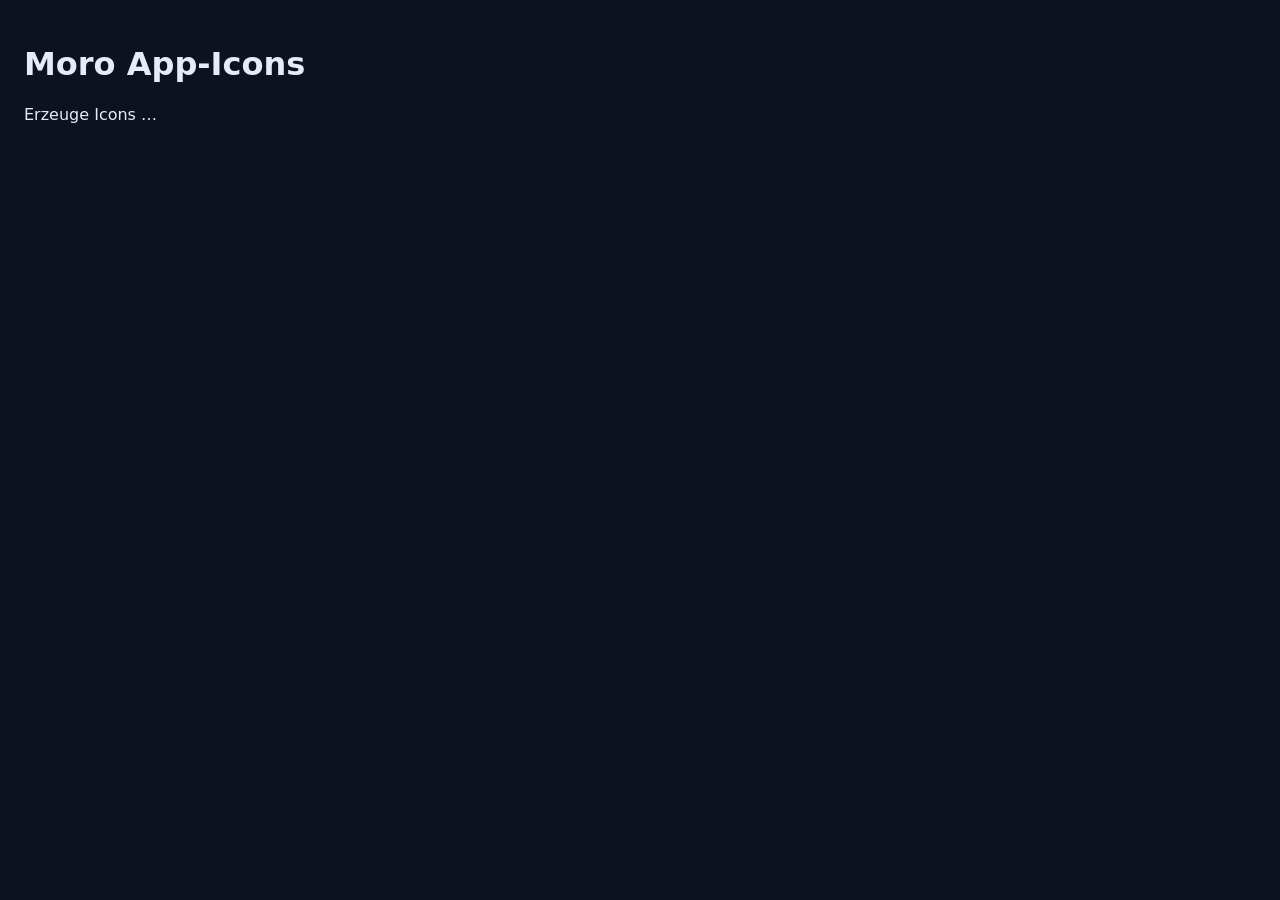
<file: pwa/tools/icons.html>
<!doctype html>
<html lang="de"><head><meta charset="utf-8"><title>Moro App-Icons</title>
<style>
body { margin: 0; padding: 24px; background: #0D1220; color: #E7EBF5; font-family: system-ui, sans-serif; }
.row { display: flex; flex-wrap: wrap; gap: 16px; align-items: flex-end; }
figure { margin: 0; display: grid; gap: 6px; justify-items: center; font-size: 12px; color: #98A1B7; }
canvas { border-radius: 18%; background: #0D1220; }
</style></head><body>
<h1>Moro App-Icons</h1>
<p id="st">Erzeuge Icons …</p>
<div class="row" id="row"></div>
<script>
/* ---------- Pixel-Zeichnung ---------- */
const PAL = {
  moro: { fill: '#9CC0FF', shade: '#7DA3F0', out: '#2E4590', belly: '#E4EDFF', hi: '#FFFFFF', inner: '#FFB3C7', nose: '#2E4590' },
  aus:  { fill: '#FBF8F6', shade: '#E2DAE0', out: '#6A5870', belly: '#FFFFFF', hi: '#FFFFFF', inner: '#FFB3C7', nose: '#FF7FA0' },
  kra:  { fill: '#C68D60', shade: '#A56E46', out: '#4A2C18', belly: '#F2D7BA', hi: '#E2B48C', inner: '#EDBB93', nose: '#3A2418' },
  bew:  { fill: '#FFB168', shade: '#EC9046', out: '#7A3E12', belly: '#FFF0DF', hi: '#FFD6AE', inner: '#FFB3C7', nose: '#FF7FA0', stripe: '#E27A2C' },
  hyb:  { fill: '#FF9536', shade: '#E8761A', out: '#4A220A', belly: '#FFF7EE', hi: '#FFC48A', inner: '#FFF7EE', nose: '#FF7FA0', stripe: '#24160E' },
};
function mix(a, b, t) {
  const p = h => [1, 3, 5].map(i => parseInt(h.slice(i, i + 2), 16));
  const A = p(a), B = p(b);
  return '#' + A.map((v, i) => Math.round(v + (B[i] - v) * t).toString(16).padStart(2, '0')).join('');
}
const DARK = '#141B2D', RED = '#E5484D', GOLD = '#F5B82E', WHITE = '#FFFFFF', BLUSH = '#FF9DB0';

function drawPet(ctx, L, f) {
  ctx.clearRect(0, 0, 40, 40);
  const P = (x, y, c) => { ctx.fillStyle = c; ctx.fillRect(Math.round(x), Math.round(y), 1, 1); };
  const R = (x, y, w, h, c) => { if (w <= 0 || h <= 0) return; ctx.fillStyle = c; ctx.fillRect(Math.round(x), Math.round(y), w, h); };
  const cx = 20 + (L.face === 'restless' && L.stage > 0 ? [0, 1, 0, -1][f % 4] : 0), ground = 34;
  if (!L.noShadow) { ctx.fillStyle = 'rgba(19,26,44,.18)'; ctx.fillRect(cx - 7, ground, 14, 1); ctx.fillRect(cx - 5, ground + 1, 10, 1); }

  const shape = (rx, ry, egg) => (x, y) => { const r = (egg && y < 0) ? rx * .8 : rx; return (x * x) / (r * r) + (y * y) / (ry * ry) <= 1.1; };
  const blob = (ox, oy, rx, ry, c, egg, noHi) => {
    const ins = shape(rx, ry, egg);
    for (let y = -ry - 1; y <= ry + 1; y++) for (let x = -rx - 1; x <= rx + 1; x++) {
      if (!ins(x, y)) continue;
      const edge = !ins(x + 1, y) || !ins(x - 1, y) || !ins(x, y + 1) || !ins(x, y - 1);
      let col = edge ? c.out : ((x / rx + y / ry) > .6 ? c.shade : c.fill);
      const hx = -Math.round(rx * .45), hy = -Math.round(ry * .5);
      if (!noHi && !edge && x === hx && (y === hy || y === hy + 1)) col = c.hi;
      P(ox + x, oy + y, col);
    }
    return ins;
  };
  const items = new Set(L.items || []);

  if (L.stage === 0) {
    const rx = 6, ry = 8, cy = ground - ry - 1;
    let wob = 0;
    if (L.face === 'happy' || L.count >= 2) wob = [0, 1, 0, -1][f % 4];
    else if (L.count === 1) wob = f % 10 < 2 ? [1, -1][f % 2] : 0;
    const ex = cx + wob;
    blob(ex, cy, rx, ry, { fill: '#FBF6EA', shade: '#E7DEC9', out: '#8C93A8', hi: '#FFFFFF' }, true);
    [[-2, -3], [2, 1], [-3, 3], [1, -5], [3, 4]].forEach(([x, y]) => P(ex + x, cy + y, '#7FA7FF'));
    if (L.count >= 1) [[-4, 0], [-3, -1], [-2, 0], [-1, -1], [0, 0]].forEach(([x, y]) => P(ex + x, cy + y, '#5D6478'));
    return;
  }

  const st = L.stage;
  const kind = st >= 3 ? (L.line || L.lean || 'aus') : 'moro';
  let c = PAL[kind];
  if (L.face === 'sad') c = Object.fromEntries(Object.entries(c).map(([k, v]) => [k, mix(v, '#9AA0AE', .4)]));
  if (st === 4 && (L.master || 0) >= 5) c = Object.assign({}, c, { out: '#9A6A06' }); // Meister 5: goldene Kontur
  const size = { 1: [5, 4], 2: [6, 6], 3: [7, 7], 4: [8, 8] }[st];
  const rx = size[0] + (kind === 'kra' ? (st === 4 ? 2 : 1) : kind === 'hyb' && st === 4 ? 1 : 0), ry = size[1];
  const box = (x, y, w, h) => { const a = []; for (let j = 0; j < h; j++) for (let i = 0; i < w; i++) a.push([x + i, y + j]); return a; };
  const mask = (pts, col) => {
    const k = new Set(pts.map(([x, y]) => x + ',' + y)), has = (x, y) => k.has(x + ',' + y);
    pts.forEach(([x, y]) => P(x, y, (!has(x + 1, y) || !has(x - 1, y) || !has(x, y + 1) || !has(x, y - 1)) ? col.out : col.fill));
  };
  const fh = st === 1 ? 1 : 2, fw = st >= 3 ? 3 : 2;
  const up = f % 4 < 2;
  const hop = L.face === 'happy' && up ? -1 : 0;
  const cy = ground - 1 - fh - ry + hop;
  const ins = shape(rx, ry, false);
  const topAt = dx => { let ty = -ry - 1; while (!ins(dx, ty) && ty < 0) ty++; return cy + ty; };

  // Gegenstände am Boden
  if (items.has('hantel') && st >= 2) { const x = cx + rx + 4; R(x, ground - 3, 2, 3, '#3A4256'); R(x + 2, ground - 2, 3, 1, '#9AA3B5'); R(x + 5, ground - 3, 2, 3, '#3A4256'); }
  { // Gefaltetes Handtuch am Boden, die Trinkflasche steht darauf
    const towel = items.has('handtuch'), TW = 12, tx = Math.max(1, 20 - rx - TW - 2);
    let base = ground;
    if (towel) { // ausgebreitetes Badetuch: zwei Streifen an jedem Ende, Fransen an den Kanten
      R(tx, ground - 3, TW, 1, '#5FD3C2'); R(tx, ground - 2, TW, 1, '#2BB3A0'); R(tx, ground - 1, TW, 1, '#17675C');
      [1, 3, TW - 2, TW - 4].forEach(o => R(tx + o, ground - 3, 1, 2, WHITE));
      [-1, TW].forEach(o => { P(tx + o, ground - 3, '#17675C'); P(tx + o, ground - 1, '#17675C'); });
      base = ground - 3;
    }
    if (items.has('flasche')) {
      const x = towel ? tx + Math.floor(TW / 2) - 1 : 20 - rx - 7;
      const bc = BOTTLES[L.bottle || 'blau'].c;
      if (L.cup === 'becher') { // Becher mit Knick-Strohhalm
        R(x, base - 3, 3, 3, bc); R(x - 1, base - 5, 5, 2, bc); R(x - 1, base - 6, 5, 1, '#E8ECF5'); P(x - 1, base - 5, mix(bc, '#FFFFFF', .55));
        P(x + 1, base - 7, WHITE); P(x + 1, base - 8, bc); P(x + 2, base - 9, WHITE);
      } else { R(x, base - 5, 3, 5, bc); R(x + 1, base - 6, 1, 1, '#E8ECF5'); P(x, base - 4, mix(bc, '#FFFFFF', .55)); }
    }
  }

  // Hinter dem Körper: Schwanz
  if (kind === 'bew' || kind === 'hyb') {
    const s = f % 8 < 4 ? 0 : 1;
    const pts = [[rx - 2, ry - 1], [rx - 1, ry - 2], [rx, ry - 2], [rx + 1, ry - 3], [rx + 2, ry - 4], [rx + 2, ry - 5], [rx + 2, ry - 6], [rx + 1 + s, ry - 7], [rx + s, ry - 8]];
    pts.forEach(([x, y]) => R(cx + x - 1, cy + y - 1, 3, 3, c.out));
    pts.forEach(([x, y], i) => P(cx + x, cy + y, kind === 'hyb' ? (i > 2 && i % 2 ? c.stripe : c.fill) : i >= pts.length - 2 ? c.stripe : c.fill));
  }
  if (kind === 'aus') blob(cx + rx, cy + ry - 2, 2, 2, c, false, true);

  // Ohren: bei Kind als Andeutung der kommenden Tier-Linie
  const earKind = st >= 3 ? kind : st === 2 ? L.lean : null;
  if (earKind === 'aus') {
    const h = st === 2 ? 3 : st === 3 ? 6 : 8;
    [-1, 1].forEach(s => {
      const dx = s * Math.max(2, Math.round(rx * .4));
      const base = topAt(dx) + 1;
      for (let i = 0; i < h; i++) {
        const tilt = st === 4 && s === 1 && i >= h - 3 ? i - (h - 4) : 0;
        const x = cx + dx - 1 + tilt, y = base - i;
        if (i === h - 1) { P(x + 1, y, c.out); continue; }
        P(x, y, c.out); P(x + 2, y, c.out); P(x + 1, y, i >= 1 && i <= h - 3 ? c.inner : c.fill);
      }
    });
  } else if (earKind === 'kra') {
    const r = st === 2 ? 1 : st === 3 ? 2 : 3;
    [-1, 1].forEach(s => {
      const dx = s * (rx - (st === 2 ? 2 : 3));
      const oy = topAt(dx) + (st === 2 ? 0 : 1);
      blob(cx + dx, oy, r, r, c, false, true);
      if (r >= 2) { P(cx + dx, oy, c.inner); P(cx + dx, oy - 1, c.inner); }
      if (r === 3) { P(cx + dx - 1, oy, c.inner); P(cx + dx + 1, oy, c.inner); }
    });
  } else if (earKind === 'hyb') { // kleine runde Tigerohren mit hellem Inneren
    const r = st === 2 ? 1 : st === 3 ? 2 : 3;
    [-1, 1].forEach(s => {
      const dx = s * (rx - 3);
      const oy = topAt(dx);
      blob(cx + dx, oy, r, r, c, false, true);
      if (r >= 2) { P(cx + dx, oy - 1, c.inner); P(cx + dx, oy, c.inner); }
      if (r === 3) { P(cx + dx - 1, oy, c.inner); P(cx + dx + 1, oy, c.inner); P(cx + dx, oy - 2, c.stripe); }
    });
  } else if (earKind === 'bew') {
    const h = st === 2 ? 2 : st === 3 ? 3 : 4;
    [-1, 1].forEach(s => {
      const dx = s * (rx - (st === 2 ? 2 : 3));
      const base = topAt(dx) + 1;
      for (let i = 1; i <= h; i++) {
        const w = Math.round((h - i) * .7), y = base - i;
        for (let x = -w; x <= w; x++) {
          const edge = Math.abs(x) === w;
          P(cx + dx + x, y, edge ? c.out : (Math.abs(x) <= w - 1 && i <= h - 1 ? c.inner : c.fill));
        }
      }
    });
  }

  // Arme / Pfoten
  if (kind === 'kra') {
    // Muskelarme: hängend mit Bizeps, beim Jubeln (Erwachsen auch in Ruhe) im Doppelbizeps
    const big = st === 4;
    const flex = (L.face === 'happy' && up) || (big && L.face === 'content');
    let arm;
    if (flex) arm = big
      ? [...box(-1, -1, 6, 3), ...box(1, -2, 3, 1), ...box(3, -7, 3, 6)]
      : [...box(-1, -1, 5, 2), ...box(1, -2, 2, 1), ...box(2, -5, 3, 4)];
    else arm = big
      ? [...box(-1, 0, 4, 7), ...box(3, 1, 1, 3)]
      : [...box(-1, 0, 3, 5), ...box(2, 1, 1, 2)];
    [-1, 1].forEach(s => mask(arm.map(([u, v]) => [cx + s * (rx + u), cy + v]), c));
  } else if (st >= 2 && L.face === 'happy' && up) {
    [cx - rx - 1, cx + rx].forEach(x => R(x, cy - 2, 2, 2, c.out));
  }

  // Füße
  [cx - 1 - fw, cx + 2].forEach(x0 => {
    const y0 = cy + ry + 1;
    if (items.has('sneaker') && st >= 2) {
      const S = SHOES[L.shoe] || SHOES.klassik, front = x0 < cx ? 0 : fw - 1;
      R(x0, y0, fw, fh, S.up);
      if (S.toe) R(x0 + front, y0, 1, fh, S.toe); else P(x0 + front, y0 + fh - 1, WHITE);
      return;
    }
    R(x0, y0, fw, fh, c.out);
    if (fw >= 3 && fh >= 2) R(x0 + 1, y0, fw - 2, fh - 1, c.fill);
  });

  // Körper
  blob(cx, cy, rx, ry, c, false);
  if (kind === 'kra') { // Brust-Halbmond und Bauchmuskeln
    const p = cy + 4;
    [[-4, 0], [-3, 0], [3, 0], [4, 0], [-2, 1], [-1, 1], [0, 1], [1, 1], [2, 1]].forEach(([x, y]) => P(cx + x, p + y, c.belly));
    if (st === 4) [[-1, 2], [1, 2], [-1, 3], [1, 3]].forEach(([x, y]) => P(cx + x, p + y, c.shade));
  }
  if (st >= 2 && kind !== 'aus' && kind !== 'kra') {
    const brx = Math.round(rx * .5), bry = 1, by = cy + ry - 2;
    for (let y = -bry; y <= bry; y++) for (let x = -brx; x <= brx; x++) {
      const yy = by - cy + y;
      if ((x * x) / (brx * brx) + (y * y) / (bry * bry) <= 1 && ins(x, yy + 1) && ins(x - 1, yy) && ins(x + 1, yy)) P(cx + x, by + y, c.belly);
    }
  }
  if (kind === 'bew') { const t = cy - ry; [[0, 1], [0, 2], [-2, 2], [2, 2]].forEach(([x, y]) => P(cx + x, t + y, c.stripe)); }
  if (kind === 'hyb') { // Tigerstreifen: Stirn und Flanken
    const t = cy - ry;
    [[0, 1], [0, 2], [0, 3], [-3, 2], [-2, 2], [2, 2], [3, 2]].forEach(([x, y]) => P(cx + x, t + y, c.stripe));
    [1, 3, 5].forEach(dy => {
      if (dy >= ry - 1) return;
      let w = rx; while (w > 0 && !ins(w, dy)) w--;
      const len = dy === 3 ? 3 : 2;
      for (let i = 1; i <= len; i++) { P(cx - w + i, cy + dy, c.stripe); P(cx + w - i, cy + dy, c.stripe); }
    });
  }
  if (st === 2 && L.lean === 'hyb') { const t = cy - ry; [[0, 1], [0, 2], [-2, 2], [2, 2]].forEach(([x, y]) => P(cx + x, t + y, c.out)); }
  if (st === 1) { // Eierschale auf dem Kopf
    R(cx - 3, cy - ry - 1, 6, 2, '#FBF6EA'); P(cx - 3, cy - ry - 2, '#FBF6EA'); P(cx, cy - ry - 2, '#FBF6EA'); P(cx + 2, cy - ry - 2, '#FBF6EA');
    R(cx - 3, cy - ry + 1, 6, 1, '#8C93A8');
  }
  if (items.has('stirnband')) {
    const by = cy - ry + 2;
    for (let x = -rx; x <= rx; x++) if (ins(x, by - cy) && ins(x - 1, by - cy) && ins(x + 1, by - cy)) P(cx + x, by, RED);
    let w = rx; while (!ins(w, by - cy)) w--;
    P(cx + w + 1, by + 1, RED); P(cx + w + 2, by + 2, RED);
  }
  // Saisonale Fundstücke (Retro)
  if (items.has('muetze')) {
    const hb = cy - ry + 2;
    for (let y = cy - ry - 1; y <= hb; y++) for (let x = -rx; x <= rx; x++) if (ins(x, y - cy)) P(cx + x, y, y === hb ? '#F4F1EC' : ((x + 40) % 2 ? '#E5484D' : '#C93A40'));
    R(cx - 1, cy - ry - 3, 3, 2, '#F4F1EC');
  }
  if (items.has('sonnenhut')) { R(cx - rx + 1, cy - ry + 1, 2 * rx - 1, 1, '#DDB45A'); R(cx - 3, cy - ry - 2, 7, 3, '#F2CF7A'); R(cx - 3, cy - ry, 7, 1, '#E5484D'); }
  if (items.has('kranz')) [-4, -2, 0, 2, 4].forEach((x, i) => P(cx + x, topAt(x) + 1, ['#FF9DB0', '#FFFFFF', '#FFD25E', '#FFFFFF', '#FF9DB0'][i]));
  if (items.has('blatt')) { const x = cx + Math.round(rx * .45), y = cy - ry + 1; R(x, y, 2, 2, '#D9472B'); P(x + 2, y - 1, '#D9472B'); P(x + 1, y - 1, '#D9472B'); P(x - 1, y + 2, '#5A1608'); }
  if (L.shine) { P(cx - rx - 2, cy - ry + 3, '#7FC4FF'); P(cx + rx + 2, cy - ry + 6, '#7FC4FF'); P(cx - rx - 2, cy - ry + 2, '#CFE8FF'); }
  // Meisterstufen (Retro): Sterne oben, ab Meister 3 goldener Schimmer
  const Mr = st === 4 ? (L.master || 0) : 0;
  if (Mr >= 1) {
    const star = (x, y) => { P(x, y - 2, GOLD); R(x - 2, y - 1, 5, 1, GOLD); R(x - 1, y, 3, 1, GOLD); P(x, y, '#FFE08A'); P(x - 1, y + 1, GOLD); P(x + 1, y + 1, GOLD); };
    const cnt = Mr >= 5 ? 3 : Mr >= 3 ? 2 : 1;
    (cnt === 1 ? [[20, 4]] : cnt === 2 ? [[13, 5], [27, 5]] : [[11, 6], [20, 4], [29, 6]]).forEach(([x, y]) => star(x, y));
  }
  if (Mr >= 3 && f % 6 < 3) { P(cx - rx - 3, cy - 2, '#FFD86B'); P(cx + rx + 3, cy + 2, '#FFD86B'); P(cx + rx - 1, cy - ry - 3, '#FFD86B'); }

  // Gesicht
  const ex = Math.max(2, Math.round(rx * .42));
  const eh = st >= 3 ? 3 : 2;
  const ey = cy - (st >= 3 ? 2 : 1);
  const my = ey + eh + 1;
  const face = L.face, blink = f % 28 === 0;
  const eyes = [cx - ex - 1, cx + ex];
  if (kind === 'kra' || kind === 'hyb') for (let y = -1; y <= 1; y++) for (let x = -3; x <= 3; x++) if (x * x / 9 + y * y / 2.2 <= 1) P(cx + x, my + y, c.belly);
  eyes.forEach((x, i) => {
    if (face === 'happy') { P(x - 1, ey + 1, DARK); P(x, ey, DARK); P(x + 1, ey, DARK); P(x + 2, ey + 1, DARK); }
    else if (face === 'sleep' || face === 'rest') { const b = ey + eh - 1; P(x - 1, b - 1, DARK); P(x, b, DARK); P(x + 1, b, DARK); P(x + 2, b - 1, DARK); }
    else if (blink) R(x, ey + eh - 1, 2, 1, DARK);
    else {
      R(x, ey, 2, eh, DARK); P(x, ey, WHITE);
      if (eh === 3) P(x + 1, ey + 2, '#6B7BA8');
      if (face === 'sad') { const l = i === 0; P(l ? x : x + 1, ey - 1, DARK); P(l ? x + 1 : x, ey - 2, DARK); }
    }
  });
  if (face === 'happy' || face === 'content' || face === 'rest') { R(cx - ex - 2, ey + eh, 2, 1, BLUSH); R(cx + ex + 1, ey + eh, 2, 1, BLUSH); }
  if (kind === 'kra') R(cx - 1, my - 1, 3, 1, c.nose);
  else if (kind !== 'moro') P(cx, my - 1, c.nose);
  if (face === 'happy') { R(cx - 1, my, 3, 2, '#5A2236'); P(cx, my + 1, '#FF7FA0'); }
  else if (face === 'sad') { P(cx - 1, my + 1, DARK); P(cx, my, DARK); P(cx + 1, my + 1, DARK); }
  else if (face === 'thirsty') { R(cx - 1, my, 3, 2, '#5A2236'); P(cx + (f % 4 < 2 ? 0 : 1), my + 2, '#FF7FA0'); }
  else if (face === 'sleep') P(cx, my, DARK);
  else if (face === 'restless') R(cx - 1, my, 3, 1, DARK);
  else if (kind === 'aus' || kind === 'bew' || kind === 'hyb') { P(cx - 2, my, DARK); P(cx - 1, my + 1, DARK); P(cx, my, DARK); P(cx + 1, my + 1, DARK); P(cx + 2, my, DARK); }
  else if (face === 'content' || face === 'rest' || kind === 'kra') { P(cx - 1, my, DARK); P(cx, my + 1, DARK); P(cx + 1, my, DARK); }
  else P(cx, my, DARK);
  if (kind === 'bew') { R(cx - rx - 2, my - 1, 2, 1, c.out); R(cx - rx - 2, my + 1, 2, 1, c.out); R(cx + rx + 1, my - 1, 2, 1, c.out); R(cx + rx + 1, my + 1, 2, 1, c.out); }
  if (items.has('medaille') && st >= 3) { // Band von den Seiten bis zur Medaille unten am Bauch
    const y = cy + ry - 3;
    let w = rx; while (w > 0 && !ins(w, 1)) w--;
    [-1, 1].forEach(s => {
      const x0 = cx + s * (w - 1), y0 = cy + 1, x1 = cx + s * 2, y1 = y - 1, n = Math.max(Math.abs(x1 - x0), Math.abs(y1 - y0));
      for (let i = 0; i <= n; i++) P(x0 + (x1 - x0) * i / n, y0 + (y1 - y0) * i / n, '#2F5BFF');
    });
    R(cx - 1, y, 3, 3, GOLD); P(cx, y + 1, '#FFE08A'); P(cx - 1, y + 2, '#B9820C'); P(cx + 1, y + 2, '#B9820C');
  }
  if (face === 'sad') { P(eyes[0], ey + eh, '#7FC4FF'); P(eyes[0], ey + eh + 1, '#7FC4FF'); }
  if (face === 'thirsty') { P(eyes[1] + 4, ey - 1, '#7FC4FF'); P(eyes[1] + 4, ey, '#7FC4FF'); P(eyes[1] + 4, ey + 1, '#BFE3FF'); }
  if (face === 'sleep') {
    const zz = (x, y) => [[0,0],[1,0],[2,0],[1,1],[0,2],[1,2],[2,2]].forEach(([a, b]) => P(x + a, y + b, '#7C97FF'));
    const o = f % 12;
    zz(cx + rx + 1, cy - ry - 1 - Math.floor(o / 3));
    if (o > 5) zz(cx + rx + 5, cy - ry - 5 - Math.floor((o - 6) / 3));
  }
}

/* ---------- Highres-Zeichnung (240 × 240) ---------- */
const HI_N = 240;
const HPAL = {
  moro: { fill: '#9CC0FF', mid: '#8EB4FA', shade: '#7DA3F0', deep: '#6489DC', out: '#2E4590', hi: '#BBD2FF', hi2: '#D3E2FF', belly: '#E4EDFF', bellyS: '#CCDCFA', inner: '#FFB3C7', nose: '#2E4590' },
  aus:  { fill: '#FBF8F6', mid: '#F3EEEF', shade: '#E4DCE2', deep: '#CFC4CD', out: '#6A5870', hi: '#FFFFFF', hi2: '#FFFFFF', belly: '#FFFFFF', bellyS: '#EEE6E9', inner: '#FFB3C7', nose: '#FF7FA0' },
  kra:  { fill: '#C99063', mid: '#BC8258', shade: '#AE754B', deep: '#8C5835', out: '#4A2C18', hi: '#E0AE82', hi2: '#EBBF97', belly: '#F4DCC0', bellyS: '#E2BF98', inner: '#EFC09A', nose: '#3A2418' },
  bew:  { fill: '#FFB168', mid: '#F8A35B', shade: '#EC9046', deep: '#D2752F', out: '#7A3E12', hi: '#FFC890', hi2: '#FFD9B0', belly: '#FFF0DF', bellyS: '#F6DCC0', inner: '#FFB3C7', nose: '#FF7FA0', stripe: '#E27A2C' },
  hyb:  { fill: '#FF9536', mid: '#F6872B', shade: '#E8761A', deep: '#C95F10', out: '#4A220A', hi: '#FFB066', hi2: '#FFC48A', belly: '#FFF7EE', bellyS: '#F3E2CF', inner: '#FFF7EE', nose: '#FF7FA0', stripe: '#24160E' },
};

function drawPetHi(ctx, L, f) {
  const N = HI_N, k = N / 120;
  ctx.clearRect(0, 0, N, N);
  const PX = (x, y, c) => { ctx.fillStyle = c; ctx.fillRect(x, y, 1, 1); };
  const mk = () => new Uint8Array(N * N);
  const has = (m, x, y) => x >= 0 && y >= 0 && x < N && y < N && m[y * N + x] === 1;
  const ell = (m, ox, oy, rx, ry, egg) => {
    ox *= k; oy *= k; rx *= k; ry *= k;
    for (let y = Math.floor(oy - ry); y <= Math.ceil(oy + ry); y++) for (let x = Math.floor(ox - rx - 1); x <= Math.ceil(ox + rx + 1); x++) {
      const r = egg && y + .5 < oy ? rx * .82 : rx;
      const dx = (x + .5 - ox) / r, dy = (y + .5 - oy) / ry;
      if (dx * dx + dy * dy <= 1 && x >= 0 && y >= 0 && x < N && y < N) m[y * N + x] = 1;
    }
  };
  const cap = (m, x1, y1, x2, y2, r1, r2) => {
    const n = Math.ceil(Math.hypot(x2 - x1, y2 - y1) * 2 * k) + 1;
    for (let i = 0; i <= n; i++) { const t = i / n, r = r1 + (r2 - r1) * t; ell(m, x1 + (x2 - x1) * t, y1 + (y2 - y1) * t, r, r); }
  };
  const chain = (m, pts, r0, r1) => {
    let total = 0; for (let i = 1; i < pts.length; i++) total += Math.hypot(pts[i][0] - pts[i - 1][0], pts[i][1] - pts[i - 1][1]);
    let acc = 0;
    for (let i = 1; i < pts.length; i++) {
      const d = Math.hypot(pts[i][0] - pts[i - 1][0], pts[i][1] - pts[i - 1][1]);
      cap(m, pts[i - 1][0], pts[i - 1][1], pts[i][0], pts[i][1], r0 + (r1 - r0) * acc / total, r0 + (r1 - r0) * (acc + d) / total);
      acc += d;
    }
  };
  const tri = (m, a, b, c3) => {
    const P3 = [a, b, c3].map(([x, y]) => [x * k, y * k]);
    const xs = P3.map(p => p[0]), ys = P3.map(p => p[1]);
    const sgn = (p, q, r) => (p[0] - r[0]) * (q[1] - r[1]) - (q[0] - r[0]) * (p[1] - r[1]);
    for (let y = Math.floor(Math.min(...ys)); y <= Math.ceil(Math.max(...ys)); y++) for (let x = Math.floor(Math.min(...xs)); x <= Math.ceil(Math.max(...xs)); x++) {
      const p = [x + .5, y + .5], d1 = sgn(p, P3[0], P3[1]), d2 = sgn(p, P3[1], P3[2]), d3 = sgn(p, P3[2], P3[0]);
      if (!((d1 < 0 || d2 < 0 || d3 < 0) && (d1 > 0 || d2 > 0 || d3 > 0)) && x >= 0 && y >= 0 && x < N && y < N) m[y * N + x] = 1;
    }
  };
  const T = Math.max(1, Math.round(k));
  const isEdge = (m, x, y) => { for (let d = 1; d <= T; d++) if (!has(m, x + d, y) || !has(m, x - d, y) || !has(m, x, y + d) || !has(m, x, y - d)) return true; return false; };
  const o = v => Math.round(v * k);
  const paint = (m, p) => {
    for (let y = 0; y < N; y++) for (let x = 0; x < N; x++) {
      if (!has(m, x, y)) continue;
      let c;
      if (isEdge(m, x, y)) c = p.out;
      else if (!has(m, x + o(2), y + o(2))) c = p.deep;
      else if (!has(m, x + o(4), y + o(4))) c = p.shade;
      else if (!has(m, x + o(6.5), y + o(6.5))) c = p.mid;
      else if (!has(m, x - o(1.6), y - o(1.6))) c = p.hi2;
      else if (!has(m, x - o(3), y - o(3))) c = p.hi;
      else c = p.fill;
      PX(x, y, c);
    }
  };
  const fill = (m, col) => { for (let i = 0; i < N * N; i++) if (m[i]) PX(i % N, (i / N) | 0, col); };
  const spot = (ox, oy, rx, ry, col) => { const m = mk(); ell(m, ox, oy, rx, ry); fill(m, col); };
  const line = (pts, r, col) => { const m = mk(); if (pts.length === 1) ell(m, pts[0][0], pts[0][1], r, r); else chain(m, pts, r, r); fill(m, col); };
  const DK = '#141B2D', lw = .55;
  const items = new Set(L.items || []);
  const face = L.face;
  const up = face === 'happy' && f % 4 < 2;
  const shadow = w0 => { if (L.noShadow) return;
    ctx.fillStyle = 'rgba(19,26,44,.16)';
    [.9, 1, .93, .7].forEach((s, i) => { const w = w0 * s * (up ? .82 : 1) * k; ctx.fillRect(Math.round(60 * k - w / 2), (108 + i) * k, Math.round(w), k); });
  };

  // Ei
  if (L.stage === 0) {
    const wob = (face === 'happy' || L.count >= 2) ? [0, 2, 0, -2][f % 4] : L.count === 1 && f % 10 < 2 ? [2, -2][f % 2] : 0;
    shadow(34);
    ctx.save(); ctx.translate(wob * k, 0);
    const m = mk(); ell(m, 60, 86, 17, 21, true);
    paint(m, { fill: '#FBF6EA', mid: '#F3ECDC', shade: '#E7DEC9', deep: '#D3C7AC', out: '#8C93A8', hi: '#FFFFFF', hi2: '#FFFFFF' });
    [[53, 79, 3, 2.4], [66, 89, 3.4, 2.6], [55, 97, 2.6, 2], [64, 73, 2, 1.6], [69, 98, 2, 1.5]].forEach(([x, y, a, b]) => spot(x, y, a, b, '#9CC0FF'));
    if (L.count >= 1) line([[45, 87], [49, 84], [52, 88], [56, 84], [60, 88]], .75, '#5D6478');
    ctx.restore();
    return;
  }

  const st = L.stage, baby = st === 1;
  const kind = st >= 3 ? (L.line || L.lean || 'aus') : 'moro';
  let c = HPAL[kind];
  if (face === 'sad') c = Object.fromEntries(Object.entries(c).map(([a, v]) => [a, mix(v, '#9AA0AE', .4)]));
  if (L.stage === 4 && (L.master || 0) >= 5) c = Object.assign({}, c, { out: mix(c.out, '#C99A1E', .6), deep: mix(c.deep, '#C99A1E', .25) }); // Meister 5: goldene Kontur
  const size = { 1: [22, 18], 2: [26, 23], 3: [29, 26], 4: [32, 29] }[st];
  const rx = size[0] + (kind === 'kra' && st === 3 ? 1 : 0), ry = size[1];
  const footRy = baby ? 4 : 6, footY = baby ? 104.5 : 103;
  const cy = (baby ? 102 : 99) - ry, cx = 60, top = cy - ry, sc = rx / 32;
  const hop = up ? -4 : 0, jit = face === 'restless' ? [0, 2, 0, -2][f % 4] : 0;
  shadow(rx * 1.7);

  // Gegenstände am Boden
  if (items.has('hantel') && st >= 2) {
    const x = Math.min(60 + rx + 6, 100);
    line([[x + 2, 104], [x + 14, 104]], 1, '#9AA3B5');
    [x + 1.5, x + 14.5].forEach(px => { const m = mk(); ell(m, px, 104, 2.8, 5.2); paint(m, { fill: '#4A5268', mid: '#454C62', shade: '#3A4256', deep: '#2E3446', out: '#1C2130', hi: '#6A7390', hi2: '#808AA6' }); });
  }
  {
    const towel = items.has('handtuch'), tw = 28, tx = Math.max(2, 60 - rx - tw - 3);
    let base = 109;
    if (towel) {
      const m = mk(); cap(m, tx + 3, 106, tx + tw - 3, 106, 3, 3);
      paint(m, { fill: '#2BB3A0', mid: '#27A897', shade: '#209585', deep: '#1A7D70', out: '#0F4F47', hi: '#5FD3C2', hi2: '#86E0D3' });
      [4, 6.5, tw - 6.5, tw - 4].forEach(dx => line([[tx + dx, 104], [tx + dx, 107.6]], .6, '#FFFFFF'));
      [[tx - .5, 104.5, tx - 2.4, 105], [tx - .5, 107.5, tx - 2.4, 108], [tx + tw + .5, 104.5, tx + tw + 2.4, 105], [tx + tw + .5, 107.5, tx + tw + 2.4, 108]].forEach(([a, b, d, e]) => line([[a, b], [d, e]], .45, '#0F4F47'));
      base = 103;
    }
    if (items.has('flasche')) {
      const bx = towel ? tx + tw / 2 : 60 - rx - 10;
      const bc = BOTTLES[L.bottle || 'blau'].c, K = '#000000', W = '#FFFFFF';
      const bp = b => ({ fill: b, mid: mix(b, K, .07), shade: mix(b, K, .15), deep: mix(b, K, .35), out: mix(b, K, .6), hi: mix(b, W, .38), hi2: mix(b, W, .58) });
      const lidPal = { fill: '#E8ECF5', mid: '#E0E5F0', shade: '#CFD6E4', deep: '#B9C2D4', out: '#5B6478', hi: '#FFFFFF', hi2: '#FFFFFF' };
      if (L.cup === 'becher') { // Becher: unten schmal, oben breit, heller Griffring, flacher Deckel, Knick-Strohhalm
        const m = mk(), a = [bx - 3.3, base - .4], b2 = [bx + 3.3, base - .4], c3 = [bx + 4.7, base - 17.6], d = [bx - 4.7, base - 17.6];
        tri(m, a, b2, c3); tri(m, a, c3, d); paint(m, bp(bc));
        const band = mk(); tri(band, [bx - 4.2, base - 11.5], [bx + 4.2, base - 11.5], [bx + 3.9, base - 7.5]); tri(band, [bx - 4.2, base - 11.5], [bx + 3.9, base - 7.5], [bx - 3.9, base - 7.5]);
        paint(band, bp(mix(bc, W, .7)));
        spot(bx - 2.4, base - 14.5, .8, 1.6, mix(bc, W, .5));
        const sx = bx + 1, sy = base - 19, pts = [[sx, sy], [sx, sy - 7.5], [sx + .8, sy - 8.9], [sx + 3.4, sy - 10.1]];
        line(pts, 1.05, '#5B6478'); line(pts, .62, W);
        [[sx, sy - 2], [sx, sy - 4.4], [sx, sy - 6.8], [sx + 1.9, sy - 9.5]].forEach(([px, py]) => spot(px, py, .62, .62, bc));
        const cm = mk(); ell(cm, bx, base - 18.4, 5.4, 1.7); paint(cm, lidPal);
      } else {
        const m = mk(); cap(m, bx, base - 4, bx, base - 14, 4, 4); paint(m, bp(bc));
        spot(bx, base - 9, 3.2, 1.8, mix(bc, W, .55));
        const cm = mk(); ell(cm, bx, base - 19.5, 2.6, 1.9); paint(cm, lidPal);
      }
    }
  }

  ctx.save(); ctx.translate(Math.round(jit * k), Math.round(hop * k));

  // Füße
  const sneak = items.has('sneaker') && st >= 2;
  const S = SHOES[L.shoe] || SHOES.klassik, K0 = '#000000', W0 = '#FFFFFF';
  const shoePal = b => ({ fill: b, mid: mix(b, K0, .06), shade: mix(b, K0, .15), deep: mix(b, K0, .32), out: mix(b, K0, .62), hi: mix(b, W0, .35), hi2: mix(b, W0, .55) });
  const fp = sneak ? shoePal(S.up) : c;
  [-1, 1].forEach(s => {
    const fx = cx + s * rx * .44, w = rx * .31, m = mk(); ell(m, fx, footY, w, footRy); paint(m, fp);
    if (!sneak) return;
    if (S.toe) { const tm = mk(); ell(tm, fx + s * w * .45, footY + .8, w * .55, footRy * .78); paint(tm, shoePal(S.toe)); }
    line([[fx - rx * .22, footY + footRy - 1.8], [fx + rx * .22, footY + footRy - 1.8]], .75, W0);
    if (S.toe) spot(fx - s * 1, footY - 2.4, .9, .9, W0);
    else { spot(fx - 1.2, footY - 2.4, .9, .9, W0); spot(fx + 1.2, footY - 2.4, .9, .9, W0); }
  });

  // Schwänze (hinter dem Körper)
  const sway = f % 8 < 4 ? 0 : 2;
  if (kind === 'bew' || kind === 'hyb') {
    // glatte Kurve (kubische Bézierkurve, dicht abgetastet) statt eckiger Segmente
    // Ansatz unten am Rücken (hinter dem Körper), dann flach nach außen und in einem Bogen nach oben
    const B = [[rx - 12, ry - 4], [rx + 9, ry + 1], [rx + 15 + sway * .5, ry - 12], [rx + 9 + sway, ry - 25]].map(([x, y]) => [cx + x, cy + y]);
    const at = t => { const u = 1 - t; return [0, 1].map(i => u * u * u * B[0][i] + 3 * u * u * t * B[1][i] + 3 * u * t * t * B[2][i] + t * t * t * B[3][i]); };
    const pts = Array.from({ length: 41 }, (_, i) => at(i / 40));
    const m = mk(); chain(m, pts, 5, 4); paint(m, c);
    const tip = pts[pts.length - 1];
    if (kind === 'hyb') { // Ringe nur innerhalb des Schwanzes, quer zur Kurve
      [.42, .6, .77].forEach(t => {
        const [x1, y1] = at(t - .02), [x2, y2] = at(t + .02), d = Math.hypot(x2 - x1, y2 - y1), nx = -(y2 - y1) / d, ny = (x2 - x1) / d, [mx, my] = at(t);
        const r = mk(); cap(r, mx - nx * 6, my - ny * 6, mx + nx * 6, my + ny * 6, 1.05, 1.05);
        for (let i = 0; i < N * N; i++) if (r[i] && m[i] && !isEdge(m, i % N, (i / N) | 0)) PX(i % N, (i / N) | 0, c.stripe);
      });
    }
    { const tm = mk(); ell(tm, tip[0], tip[1], 6, 6); for (let i = 0; i < N * N; i++) if (tm[i] && m[i] && !isEdge(m, i % N, (i / N) | 0) && ((i / N) | 0) < (tip[1] + 1.5) * k) PX(i % N, (i / N) | 0, c.stripe); }
  }

  // Ohren (bei Kind als Andeutung der Linie)
  const earKind = st >= 3 ? kind : st === 2 ? L.lean : null;
  const es = st === 2 ? .45 : st === 3 ? .8 : 1;
  if (earKind === 'aus') {
    [-1, 1].forEach(s => {
      const bx = cx + s * rx * .34, by = top + 7, len = 34 * es + (st === 2 ? 3 : 0);
      const bend = st === 4 && s === 1;
      const path = bend ? [[bx, by], [bx + s * 2, by - len * .62], [bx + s * 13, by - len * .62 + 5]] : [[bx, by], [bx + s * 3 * es, by - len]];
      const m = mk(); chain(m, path, 6.4 * es + .6, 5.2 * es + .5); paint(m, c);
      const ip = path.map((p, i) => i === 0 ? [p[0] + (path[1][0] - p[0]) * .22, p[1] + (path[1][1] - p[1]) * .22] : p);
      const im = mk(); chain(im, ip, 2.9 * es + .2, 2.1 * es + .2); fill(im, c.inner);
    });
  } else if (earKind === 'kra') {
    [-1, 1].forEach(s => { const x = cx + s * rx * .69, y = top + 6, m = mk(); ell(m, x, y, 10.5 * es + .5, 10 * es + .5); paint(m, c); spot(x, y + .5, 5.5 * es, 5 * es, c.inner); });
  } else if (earKind === 'hyb') {
    [-1, 1].forEach(s => {
      const x = cx + s * rx * .66, y = top + 5, m = mk(); ell(m, x, y, 9 * es + .5, 8.5 * es + .5); paint(m, c);
      spot(x, y + 1, 4.6 * es, 4.2 * es, c.inner);
      if (st >= 3) spot(x, y - 6.2 * es, 3.4 * es, 1.6 * es, c.stripe);
    });
  } else if (earKind === 'bew') {
    [-1, 1].forEach(s => {
      // äußere Basisecke endet innerhalb der Kopfkontur, damit nichts seitlich absteht
      const x = cx + s * rx * .46, b = top + 10, h = 21 * es + 3, w = 10 * es + 1;
      const edge = rx * Math.sqrt(Math.max(0, 1 - ((b - cy) / ry) ** 2)) - 2.5;
      const outer = cx + s * Math.min(Math.abs(x + s * w - cx), edge);
      const m = mk(); tri(m, [x - s * w, b], [outer, b], [x + s * 3 * es, b - h]); paint(m, c);
      const im = mk(); tri(im, [x - w * .5, b - 1], [x + w * .5, b - 1], [x + s * 2.2 * es, b - h * .66]); fill(im, c.inner);
    });
  }

  // Arme und Pfoten
  const bearFlex = kind === 'kra' && (face === 'happy' || (st === 4 && face === 'content'));
  if (kind === 'kra') {
    const g = st === 4 ? 1 : .8, rr = st === 4 ? 1 : .87, pump = up ? -4 : 0, flexR = up ? 1.2 : 0;
    [-1, 1].forEach(s => {
      const X = v => cx + s * v;
      const m = mk();
      if (bearFlex) {
        cap(m, X(rx - 6), cy + 6, X(rx + 10 * g), cy + 1 + pump * .4, 8.5 * rr, 7.5 * rr);
        ell(m, X(rx + 5 * g), cy - 6 + pump * .4, (9 + flexR) * rr, (7.5 + flexR) * rr);
        cap(m, X(rx + 11 * g), cy + pump * .4, X(rx + 14 * g), cy - 18 * g + pump, 7.5 * rr, 6.5 * rr);
        ell(m, X(rx + 14 * g), cy - 25 * g + pump, 8.5 * rr, 8 * rr);
        paint(m, c);
        line([[X(rx + 1.5 * g), cy + 1 + pump * .4], [X(rx + 3 * g), cy + 2.2 + pump * .4], [X(rx + 5 * g), cy + 2.2 + pump * .4], [X(rx + 6.5 * g), cy + 1 + pump * .4]], lw, c.shade);
        const fy = cy - 25 * g + pump;
        spot(X(rx + 14 * g), fy + 3, 3.6 * rr, 2.6 * rr, c.bellyS);
        [[-3.5, -2.5], [0, -4], [3.5, -2.5]].forEach(([dx, dy]) => spot(X(rx + 14 * g) + dx * rr, fy + dy * rr, 1.4 * rr, 1.4 * rr, c.bellyS));
      } else {
        cap(m, X(rx - 5), cy + 2, X(rx + 4 * g), cy + 17 * g, 8 * rr, 7.5 * rr);
        ell(m, X(rx + 2 * g), cy + 5, 7.5 * rr, 7.5 * rr);
        paint(m, c);
        spot(X(rx + 4 * g), cy + 19 * g, 3 * rr, 2 * rr, c.bellyS);
      }
    });
  } else if (st >= 2 && up) {
    // Jubelarme enden in denselben Pfoten wie vor dem Bauch (gleiche Form, Größe und Zehenlinien)
    const pzA = kind === 'bew' || kind === 'hyb' ? 1.3 : 1;
    [-1, 1].forEach(s => {
      const hx = cx + s * (rx + 3), hy = cy - 12, m = mk();
      cap(m, cx + s * (rx - 6), cy, hx, hy + 2, 3.6 * pzA, 3.2 * pzA); ell(m, hx, hy, 3.8 * pzA, 3.1 * pzA); paint(m, c);
      [-1.1, 1.1].forEach(d => line([[hx + d * pzA, hy - 1.2 * pzA], [hx + d * pzA, hy - 2.4 * pzA]], .35 * pzA, c.deep));
    });
  }

  // Körper
  const body = mk(); ell(body, cx, cy, rx, ry); paint(body, c);
  spot(cx - rx * .47, top + 12 * sc + 1, 5 * sc + 1, 3 * sc + .5, c.hi);
  spot(cx - rx * .5, top + 11 * sc + 1, 2.2 * sc + .3, 1.2 * sc + .2, c.hi2);
  if (kind === 'kra') [[-5, 3], [-4, 2], [-1, 2], [0, 1], [1, 2], [4, 3], [5, 2]].forEach(([x, y]) => line([[cx + x, top + y]], .6, c.shade));

  // Bauch
  if (kind === 'kra') {
    spot(cx, cy + ry - 6, 15 * sc, 5.5, c.belly);
    if (st === 4) [[-6, -9], [2, -9], [-6, -5], [2, -5]].forEach(([x, y]) => spot(cx + x + 1.75, cy + ry + y + 1.25, 2, 1.45, c.bellyS));
  } else if (kind !== 'aus' && st >= 2) spot(cx, cy + ry - 7, rx * .45, 6, c.belly);
  const pz = kind === 'bew' || kind === 'hyb' ? 1.3 : 1; // Katze und Tiger: größere Pfoten
  const bunnyPaws = (dx, py) => [-1, 1].forEach(s => { // kleine Vorderpfoten
    const px = cx + s * (dx + (pz - 1) * 4), m = mk(); ell(m, px, py, 3.8 * pz, 3.1 * pz); paint(m, c);
    [-1.1, 1.1].forEach(d => line([[px + d * pz, py + 1.2 * pz], [px + d * pz, py + 2.4 * pz]], .35 * pz, c.deep));
  });
  const medal = items.has('medaille') && st >= 3;
  const pawKind = kind === 'aus' || kind === 'bew' || kind === 'hyb';
  if (pawKind && !up && !medal) bunnyPaws(8 * sc, cy + ry - 8);

  // Zeichnungen
  if (kind === 'bew') [[-6, 3, 7], [0, 2, 9], [6, 3, 7]].forEach(([x, y0, y1]) => line([[cx + x, top + y0], [cx + x, top + y1]], .9, c.stripe));
  if (kind === 'hyb') {
    line([[cx, top + 3], [cx, top + 12]], 1.1, c.stripe);
    [-1, 1].forEach(s => line([[cx + s * 12, top + 5], [cx + s * 7, top + 8.5], [cx + s * 12, top + 12]], .95, c.stripe));
    [-8, 2, 12].forEach(dy => {
      const ey0 = cy + dy, exx = rx * Math.sqrt(Math.max(0, 1 - (dy / ry) ** 2));
      [-1, 1].forEach(s => line([[cx + s * (exx - .5), ey0], [cx + s * (exx - 9), ey0 + 1.5]], 1.15, c.stripe));
    });
  }
  if (st === 2 && L.lean === 'hyb') { line([[cx, top + 3], [cx, top + 8]], .8, c.out); [-1, 1].forEach(s => line([[cx + s * 7, top + 4], [cx + s * 5, top + 7]], .7, c.out)); }
  if (baby) { // Eierschale
    const m = mk(); ell(m, cx, top + 1, 12.5, 7);
    for (let i = 0; i < N * N; i++) if (m[i] && ((i / N) | 0) > (top + 2.5) * k) m[i] = 0;
    [-9, -3, 3, 9].forEach(x => tri(m, [cx + x - 3, top + 2.4], [cx + x + 3, top + 2.4], [cx + x, top + 5.5]));
    paint(m, { fill: '#FBF6EA', mid: '#F3ECDC', shade: '#E7DEC9', deep: '#D3C7AC', out: '#8C93A8', hi: '#FFFFFF', hi2: '#FFFFFF' });
    spot(cx + 4, top - 2, 1.6, 1.2, '#9CC0FF');
  }
  if (items.has('stirnband')) {
    const b0 = top + ry * .3, b1 = b0 + 5;
    for (let y = Math.floor(b0 * k); y < b1 * k; y++) for (let x = 0; x < N; x++) {
      if (!has(body, x, y) || isEdge(body, x, y)) continue;
      PX(x, y, y < b0 * k + k ? '#F27A7E' : y >= b1 * k - k ? '#B8323A' : '#E5484D');
    }
    const by = (b0 + b1) / 2, ex2 = rx * Math.sqrt(1 - ((by - cy) / ry) ** 2);
    line([[cx + ex2 - 1, by], [cx + ex2 + 6, by + 6]], 1.5, '#E5484D');
    line([[cx + ex2 - 1, by], [cx + ex2 + 2.5, by + 8]], 1.5, '#D63E44');
  }

  // Saisonale Fundstücke (Highres)
  const WHITEP = { fill: '#F6F3EE', mid: '#EEE9E2', shade: '#E0D9CF', deep: '#CBC2B5', out: '#6B6355', hi: '#FFFFFF', hi2: '#FFFFFF' };
  if (items.has('muetze')) {
    const hb = top + ry * .42, half = rx * Math.sqrt(Math.max(0, 1 - ((hb - cy) / ry) ** 2));
    for (let y = 0; y < hb * k; y++) for (let x = 0; x < N; x++) if (has(body, x, y)) PX(x, y, isEdge(body, x, y) ? '#7A1E22' : (Math.floor(x / (2 * k)) % 2 ? '#E5484D' : '#D23D43'));
    const bm = mk(); cap(bm, cx - half + 1.5, hb, cx + half - 1.5, hb, 2.6, 2.6); paint(bm, WHITEP);
    const pm = mk(); ell(pm, cx, top - 3, 5, 5); paint(pm, WHITEP);
  }
  if (items.has('sonnenhut')) {
    const STRAW = { fill: '#F2CF7A', mid: '#EAC56E', shade: '#DDB45A', deep: '#C99D45', out: '#7A5A1E', hi: '#FBE3A6', hi2: '#FFF0C8' };
    const bm = mk(); ell(bm, cx, top + 4, rx * .98, 3.8); paint(bm, STRAW);
    const cm = mk(); ell(cm, cx, top - 1.5, rx * .5, 6.5); for (let i = 0; i < N * N; i++) if (cm[i] && ((i / N) | 0) > (top + 3.5) * k) cm[i] = 0; paint(cm, STRAW);
    line([[cx - rx * .5 + 1, top + 2.2], [cx + rx * .5 - 1, top + 2.2]], 1.2, '#E5484D');
  }
  if (items.has('kranz')) {
    [200, 225, 250, 270, 290, 315, 340].forEach((a, i) => {
      const r = a * Math.PI / 180, fx = cx + Math.cos(r) * rx * .82, fy = cy + Math.sin(r) * ry * .9 + 1;
      spot(fx + 2.2, fy + 1.2, 1.8, 1, '#5BAE5B');
      const col = ['#FF9DB0', '#FFFFFF', '#FFD25E'][i % 3];
      [0, 72, 144, 216, 288].forEach(p => { const q = p * Math.PI / 180; spot(fx + Math.cos(q) * 1.7, fy + Math.sin(q) * 1.7, 1.45, 1.45, col); });
      spot(fx, fy, 1, 1, i % 3 === 2 ? '#F08A24' : '#FFC93C');
    });
  }
  if (items.has('blatt')) {
    const LEAF = { fill: '#D9472B', mid: '#CF3F25', shade: '#B9341D', deep: '#962815', out: '#5A1608', hi: '#F06A4A', hi2: '#F58C70' }; // rotes Ahornblatt, hebt sich auch vom orangen Fell ab
    const bx = cx + rx * .38, by = top + 6, tx = bx + 11, ty = by - 9, mx = (bx + tx) / 2, my = (by + ty) / 2;
    const m = mk(); cap(m, bx, by, mx, my, .9, 4.4); cap(m, mx, my, tx, ty, 4.4, .7); paint(m, LEAF);
    line([[bx, by], [tx - 1, ty + 1]], .35, LEAF.deep);
    line([[bx, by], [bx - 2, by + 2.5]], .45, '#6B2E05');
  }
  if (L.shine) {
    const sp = (x, y, a) => { line([[x - a, y], [x + a, y]], .45, '#7FC4FF'); line([[x, y - a], [x, y + a]], .45, '#7FC4FF'); spot(x, y, .7, .7, '#E3F3FF'); };
    sp(cx - rx - 4, top + 8, 2.6); sp(cx + rx + 3, top + 18, 2); sp(cx - rx + 2, top - 2, 1.6);
  }

  // Gesicht
  const ex = Math.max(10, rx * .44), ey = cy - (baby ? 1 : 3);
  const eRx = baby ? 4.2 : 4.6, eRy = baby ? 5 : 5.6;
  const n = kind === 'moro' ? ey + 6 : ey + 9;
  if (kind === 'kra' || kind === 'hyb') { spot(cx, ey + 14, 11.5 * sc, 7.5, c.bellyS); spot(cx, ey + 13, 11 * sc, 7, c.belly); }
  if (kind === 'hyb') [-1, 1].forEach(s => spot(cx + s * rx * .62, ey + 12, 5.5, 3.2, c.belly));
  const blink = f % 28 === 0;
  const triF = (a, b, d, col) => { const m = mk(); tri(m, a, b, d); fill(m, col); };
  // Katzengesicht-Varianten (L.catFace 1–3) zum Vergleich; 0/leer = bisheriges Gesicht
  const catFace = v => {
    [-1, 1].forEach(s => {
      const x = cx + s * ex;
      if (face === 'happy') { line([[x - 5, ey + 2.6], [x - 2.5, ey + .6], [x, ey], [x + 2.5, ey + .6], [x + 5, ey + 2.6]], .95, DK); return; }
      if (face === 'sleep' || face === 'rest' || blink) { line([[x - 4.6, ey + 1], [x - 2, ey + 2.8], [x + 2, ey + 2.8], [x + 4.6, ey + 1]], .9, DK); return; }
      if (v === 1) { // Mandelaugen mit grüner Iris und Lidstrich
        spot(x, ey, 5.2, 4.8, DK); spot(x, ey + .3, 4.1, 3.8, '#6FB33A'); spot(x, ey + 1.7, 3.1, 1.7, '#A6DB68');
        spot(x, ey + .2, 1.2, 3.3, DK);
        spot(x - 1.7, ey - 1.6, 1.3, 1.3, '#FFFFFF'); spot(x + 1.6, ey + 2, .6, .6, '#FFFFFF');
        line([[x + s * 4.6, ey - 1.4], [x + s * 6.6, ey - 3]], .55, DK);
      } else if (v === 2) { // große Kulleraugen mit zwei Glanzpunkten
        spot(x, ey + .5, 5.6, 6.4, DK); spot(x, ey + 3.8, 3.8, 1.8, '#3B4C82');
        spot(x - 1.8, ey - 1.8, 2.3, 2.3, '#FFFFFF'); spot(x + 2.1, ey + 2.6, 1.1, 1.1, '#FFFFFF');
      } else { // runde Augen mit bernsteinfarbener Iris
        spot(x, ey, 4.8, 5.4, DK); spot(x, ey + .4, 3.9, 4.5, '#E9A23B'); spot(x, ey + 1.8, 3, 2, '#F6C66C');
        spot(x, ey + .4, 2.1, 3.3, DK);
        spot(x - 1.6, ey - 2, 1.5, 1.5, '#FFFFFF'); spot(x + 1.5, ey + 2.4, .6, .6, '#FFFFFF');
      }
      if (face === 'sad') line([[x + s * 4, ey - 7.5], [x - s * 3.5, ey - 9.5]], .8, DK);
    });
    if (face === 'sad') spot(cx - ex + 2, ey + 8, 1.6, 2.4, '#7FC4FF');
    if (face === 'happy' || face === 'content' || face === 'rest') [-1, 1].forEach(s => {
      const bx = cx + s * Math.max(ex + 8, rx * .72);
      spot(bx, ey + 11, v === 2 ? 5 : 4, v === 2 ? 2.6 : 2, '#FF9DB0');
      if (v === 2) [-2, 0, 2].forEach(d => line([[bx + d - .8, ey + 12], [bx + d + .8, ey + 10]], .35, '#F0708C'));
    });
    if (v === 3) { [-1, 1].forEach(s => spot(cx + s * 3.2, n + 2.8, 4.3, 3.3, c.belly)); spot(cx, n + 5.6, 2.6, 1.6, c.belly); }
    if (v === 2) { spot(cx - 1.1, n - .4, 1.5, 1.3, c.nose); spot(cx + 1.1, n - .4, 1.5, 1.3, c.nose); triF([cx - 2.5, n - .2], [cx + 2.5, n - .2], [cx, n + 2.2], c.nose); }
    else { triF([cx - 2.8, n - 1.3], [cx + 2.8, n - 1.3], [cx, n + 1.5], c.nose); spot(cx - .9, n - .6, .8, .45, '#FFD0DC'); }
    const m0 = v === 3 ? n + 3.2 : n + 2.6;
    if (face === 'happy') { spot(cx, n + 7.4, 4.2, 3.4, '#5A2236'); spot(cx, n + 9.2, 2.6, 1.5, '#FF7FA0'); line([[cx, n + 1.5], [cx, n + 4]], lw, DK); }
    else if (face === 'thirsty') {
      const wag = f % 4 < 2 ? 0 : .9;
      line([[cx, n + 1.5], [cx, n + 3]], lw, DK);
      spot(cx, n + 6.2, 3.6, 3, '#5A2236'); spot(cx + wag, n + 9.2, 2, 2.8, '#FF7FA0'); line([[cx + wag, n + 8.2], [cx + wag, n + 10.8]], .3, '#E0587C');
      [[cx + ex + 7, ey - 7, 1.5, 2.4], [cx + ex + 7, ey - 6.4, .6, 1]].forEach(([x, y, a, b], i) => spot(x, y, a, b, i ? '#EAF6FF' : '#7FC4FF'));
    }
    else if (face === 'sad') line([[cx - 4, n + 6.4], [cx - 2, n + 5], [cx + 2, n + 5], [cx + 4, n + 6.4]], lw, DK);
    else if (face === 'sleep') spot(cx, n + 5.4, 1.3, 1.1, DK);
    else if (face === 'restless') line([[cx - 3.5, n + 5.4], [cx + 3.5, n + 5.4]], .6, DK);
    else {
      line([[cx, n + 1.5], [cx, m0 + 1.6]], lw, DK);
      line([[cx - 4.4, m0 + 1.6], [cx - 3, m0 + 3], [cx - 1.4, m0 + 3], [cx, m0 + 1.8], [cx + 1.4, m0 + 3], [cx + 3, m0 + 3], [cx + 4.4, m0 + 1.6]], lw, DK);
      if (v === 2) triF([cx + 1.4, m0 + 2.9], [cx + 3.2, m0 + 2.9], [cx + 2.3, m0 + 5], '#FFFFFF');
    }
    if (v === 1) [-1, 1].forEach(s => { line([[cx + s * rx * .6, n], [cx + s * (rx + 6), n - 2.4]], .4, c.out); line([[cx + s * rx * .6, n + 2.2], [cx + s * (rx + 6), n + 3.4]], .4, c.out); });
    if (v === 2) [-1, 1].forEach(s => [-1.5, 1.5, 4.5].forEach(dy => line([[cx + s * (rx - 1), n + dy * .6], [cx + s * (rx + 5), n + dy - .5]], .45, c.out)));
    if (v === 3) [-1, 1].forEach(s => {
      [[4.2, 1.8], [5.6, 3.2], [3.8, 4]].forEach(([dx, dy]) => spot(cx + s * dx, n + dy, .45, .45, c.deep));
      [-1, 1.4, 3.8].forEach(dy => line([[cx + s * (rx - 2), n + 1.6 + dy * .5], [cx + s * (rx + 6), n + dy]], .4, c.out));
      const exx = rx * Math.sqrt(1 - ((ey + 14 - cy) / ry) ** 2);
      const fm = mk(); tri(fm, [cx + s * (exx - 3), ey + 11], [cx + s * (exx - 3), ey + 17], [cx + s * (exx + 2.6), ey + 15]);
      paint(fm, c);
    });
  };
  if (kind === 'bew' && L.catFace !== 0) catFace(L.catFace || 2); // Standard: Kulleraugen
  else {
  [-1, 1].forEach(s => {
    const x = cx + s * ex;
    if (face === 'happy') line([[x - 5, ey + 2.6], [x - 2.5, ey + .6], [x, ey], [x + 2.5, ey + .6], [x + 5, ey + 2.6]], .95, DK);
    else if (face === 'sleep' || face === 'rest' || blink) line([[x - 4.6, ey + 1], [x - 2, ey + 2.8], [x + 2, ey + 2.8], [x + 4.6, ey + 1]], .9, DK);
    else {
      spot(x, ey, eRx, eRy, DK);
      spot(x - 1.4, ey - 2.2, 1.9, 1.9, '#FFFFFF');
      spot(x + 1.7, ey + 3, .75, .75, '#FFFFFF');
      if (face === 'sad') line([[x + s * 4, ey - 7.5], [x - s * 3.5, ey - 9.5]], .8, DK);
    }
  });
  if (face === 'sad') spot(cx - ex + 2, ey + 8, 1.6, 2.4, '#7FC4FF');
  if (face === 'happy' || face === 'content' || face === 'rest') [-1, 1].forEach(s => {
    const bx = cx + s * Math.max(ex + 8, rx * .72);
    spot(bx, ey + 11, face === 'happy' ? 5.3 : 4.4, face === 'happy' ? 2.7 : 2.2, '#FF9DB0');
    spot(bx - 1, ey + 10.5, 1.5, .8, '#FFC4CF');
  });
  if (kind === 'kra') { spot(cx, n, 4.6, 3, c.nose); spot(cx - 1.6, n - 1, 1.4, .7, '#7A5A48'); }
  else if (kind !== 'moro') { spot(cx, n, 2.8, 1.9, c.nose); spot(cx - .8, n - .6, .8, .5, '#FFD0DC'); }
  const animal = kind !== 'moro';
  if (face === 'happy') {
    const my = animal ? n + 7 : n + 3;
    spot(cx, my, 4.5, 3.6, '#5A2236'); spot(cx, my + 2, 2.8, 1.6, '#FF7FA0');
    if (animal) line([[cx, n + 2.6], [cx, n + 3.6]], lw, DK);
  } else if (face === 'thirsty') {
    const ty = animal ? n + 5.2 : n + 2.2, wag = f % 4 < 2 ? 0 : .9;
    if (animal) line([[cx, n + 2.6], [cx, n + 3.8]], lw, DK);
    spot(cx, ty + 1.4, 3.6, 3, '#5A2236'); spot(cx + wag, ty + 4.4, 2, 2.8, '#FF7FA0'); line([[cx + wag, ty + 3.4], [cx + wag, ty + 6]], .3, '#E0587C');
    [[cx + ex + 7, ey - 7, 1.5, 2.4], [cx + ex + 7, ey - 6.4, .6, 1]].forEach(([x, y, a, b], i) => spot(x, y, a, b, i ? '#EAF6FF' : '#7FC4FF'));
  } else if (face === 'sad') line([[cx - 4, n + 6], [cx - 2, n + 4.6], [cx + 2, n + 4.6], [cx + 4, n + 6]], lw, DK);
  else if (face === 'sleep') spot(cx, animal ? n + 5 : n + 2, 1.3, 1.1, DK);
  else if (face === 'restless') line([[cx - 3.5, animal ? n + 5 : n + 2], [cx + 3.5, animal ? n + 5 : n + 2]], .6, DK);
  else if (animal) {
    line([[cx, n + 2.6], [cx, n + 4.6]], lw, DK);
    line([[cx - 4.2, n + 4.8], [cx - 3, n + 6], [cx - 1.4, n + 6], [cx, n + 4.8], [cx + 1.4, n + 6], [cx + 3, n + 6], [cx + 4.2, n + 4.8]], lw, DK);
  } else line([[cx - 3.5, n], [cx - 1.5, n + 1.6], [cx + 1.5, n + 1.6], [cx + 3.5, n]], .6, DK);
  if (kind === 'bew') [-1, 1].forEach(s => [-2.5, .5, 3.5].forEach((dy, i) => line([[cx + s * rx * .8, n + dy * .5], [cx + s * (rx + 7), n + dy - 1 + i * .4]], .45, c.out)));
  }
  if (items.has('medaille') && st >= 3) { // Band um den Hals von Seite zu Seite, Medaille tief auf dem Bauch
    const y0 = cy + 9, my = cy + ry - 6, e0 = rx * Math.sqrt(1 - ((y0 - cy) / ry) ** 2);
    [-1, 1].forEach(s => {
      const pts = [[cx + s * (e0 - .5), y0], [cx + s * e0 * .72, y0 + (my - y0) * .45], [cx + s * e0 * .38, y0 + (my - y0) * .8], [cx + s * 2.2, my - 4]];
      line(pts, 1.6, '#2F5BFF');
      line(pts.map(([x, y]) => [x, y - .7]), .5, '#7D97FF');
    });
    spot(cx, my, 5.4, 5.4, '#9A6A06'); spot(cx, my, 4.6, 4.6, '#F5B82E'); spot(cx, my, 3, 3, '#E9A912');
    line([[cx, my - 1.8], [cx, my + 1.8]], .45, '#FFE08A'); line([[cx - 1.8, my], [cx + 1.8, my]], .45, '#FFE08A');
    spot(cx - 2, my - 2.4, 1.2, .8, '#FFF1B8');
    if (pawKind && !up) bunnyPaws(7.4, my); // Hase, Katze und Tiger halten die Medaille mit beiden Pfoten
  }
  // Meisterstufen: goldene Sterne über dem Kopf, ab Meister 3 goldener Schimmer
  const M = st === 4 ? (L.master || 0) : 0;
  if (M >= 1) {
    const GOLDP = { fill: '#F5C542', mid: '#EDB935', shade: '#DFA622', deep: '#C08A12', out: '#7A5406', hi: '#FFE38A', hi2: '#FFF1BF' };
    const starAt = (x, y, r) => {
      const m = mk(), pts = [];
      for (let i = 0; i < 10; i++) { const a = -Math.PI / 2 + i * Math.PI / 5, rr = i % 2 ? r * .45 : r; pts.push([x + Math.cos(a) * rr, y + Math.sin(a) * rr]); }
      for (let i = 0; i < 10; i++) tri(m, [x, y], pts[i], pts[(i + 1) % 10]);
      paint(m, GOLDP);
    };
    const bob = f % 8 < 4 ? 0 : -1, count = M >= 5 ? 3 : M >= 3 ? 2 : 1;
    const pos = count === 1 ? [[cx, 12]] : count === 2 ? [[cx - 22, 15], [cx + 22, 15]] : [[cx - 26, 17], [cx, 10], [cx + 26, 17]];
    pos.forEach(([x, y], i) => starAt(x, y + (i % 2 ? -bob : bob), 7));
  }
  if (M >= 3) {
    [[-rx - 5, -ry * .3], [rx + 5, ry * .1], [-rx * .6, -ry - 4], [rx * .7, -ry - 2], [-rx - 3, ry * .5], [rx + 3, -ry * .6]].forEach(([dx, dy], i) => {
      if ((f + i * 3) % 12 >= 6) return;
      const x = cx + dx, y = cy + dy, a = (f + i) % 2 ? 2.4 : 1.6;
      line([[x - a, y], [x + a, y]], .45, '#FFD86B'); line([[x, y - a], [x, y + a]], .45, '#FFD86B'); spot(x, y, .7, .7, '#FFF4C8');
    });
  }
  ctx.restore();

  if (face === 'sleep') {
    const z = (x, y, s) => line([[x, y], [x + 4 * s, y], [x, y + 4 * s], [x + 4 * s, y + 4 * s]], .6 * s + .1, '#7C97FF');
    const q = f % 12;
    z(cx + rx * .7, top - 4 - q / 1.5, 1);
    if (q > 5) z(cx + rx * .7 + 7, top - 12 - (q - 6) / 1.5, .75);
  }
  if (face === 'happy') {
    const star = (x, y, big) => { const a = big ? 3.2 : 2.2; line([[x - a, y], [x + a, y]], .5, '#F5B82E'); line([[x, y - a], [x, y + a]], .5, '#F5B82E'); spot(x, y, .8, .8, '#FFE08A'); };
    const q = f % 8;
    if (q < 4) { star(16, 28, q % 2 === 0); star(104, 66, q % 2 === 1); }
    else { star(102, 22, q % 2 === 0); star(14, 70, q % 2 === 1); }
  }
}


// [Dateiname, Größe, Anteil der Figur an der Kantenlänge]
const SIZES = [['icon-32.png', 32, .92], ['apple-touch-icon.png', 180, .8], ['icon-192.png', 192, .8], ['icon-512.png', 512, .8], ['maskable-512.png', 512, .58]];

// Moro als Kind mit Stirnband, zugeschnitten auf die sichtbaren Pixel
const src = document.createElement('canvas'); src.width = src.height = 240;
drawPetHi(src.getContext('2d'), { stage: 2, line: null, lean: null, face: 'content', norm: null, items: ['stirnband'], count: 3 }, 1);
const px = src.getContext('2d').getImageData(0, 0, 240, 240).data;
let x0 = 240, y0 = 240, x1 = 0, y1 = 0;
for (let y = 0; y < 240; y++) for (let x = 0; x < 240; x++) if (px[(y * 240 + x) * 4 + 3] > 200) { x0 = Math.min(x0, x); y0 = Math.min(y0, y); x1 = Math.max(x1, x); y1 = Math.max(y1, y); }
const bw = x1 - x0 + 1, bh = y1 - y0 + 1;

function make(size, share) {
  const cv = document.createElement('canvas'); cv.width = cv.height = size;
  const ctx = cv.getContext('2d');
  ctx.fillStyle = '#0D1220'; ctx.fillRect(0, 0, size, size);
  const g = ctx.createRadialGradient(size / 2, size * .42, size * .04, size / 2, size * .5, size * .62);
  g.addColorStop(0, '#2C3D6E'); g.addColorStop(1, '#0D1220');
  ctx.fillStyle = g; ctx.fillRect(0, 0, size, size);
  const s = share * size / Math.max(bw, bh), w = bw * s, h = bh * s;
  ctx.imageSmoothingEnabled = s < 1;
  ctx.drawImage(src, x0, y0, bw, bh, (size - w) / 2, (size - h) / 2 + size * .02, w, h);
  return cv;
}

(async () => {
  const done = [];
  for (const [name, size, share] of SIZES) {
    const cv = make(size, share);
    const fig = document.createElement('figure'); fig.append(cv); fig.insertAdjacentHTML('beforeend', `<figcaption>${name}</figcaption>`);
    document.getElementById('row').append(fig);
    try {
      const r = await fetch('/__save-icon?name=' + encodeURIComponent(name), { method: 'POST', body: cv.toDataURL('image/png') });
      done.push(r.ok ? name : name + ' (Fehler ' + r.status + ')');
    } catch (e) { done.push(name + ' (nicht gespeichert: nur über tools/serve.ps1 möglich)'); }
  }
  document.getElementById('st').textContent = 'Fertig: ' + done.join(', ');
  window.__iconsDone = done;
})();
</script>
</body></html>
</file>
